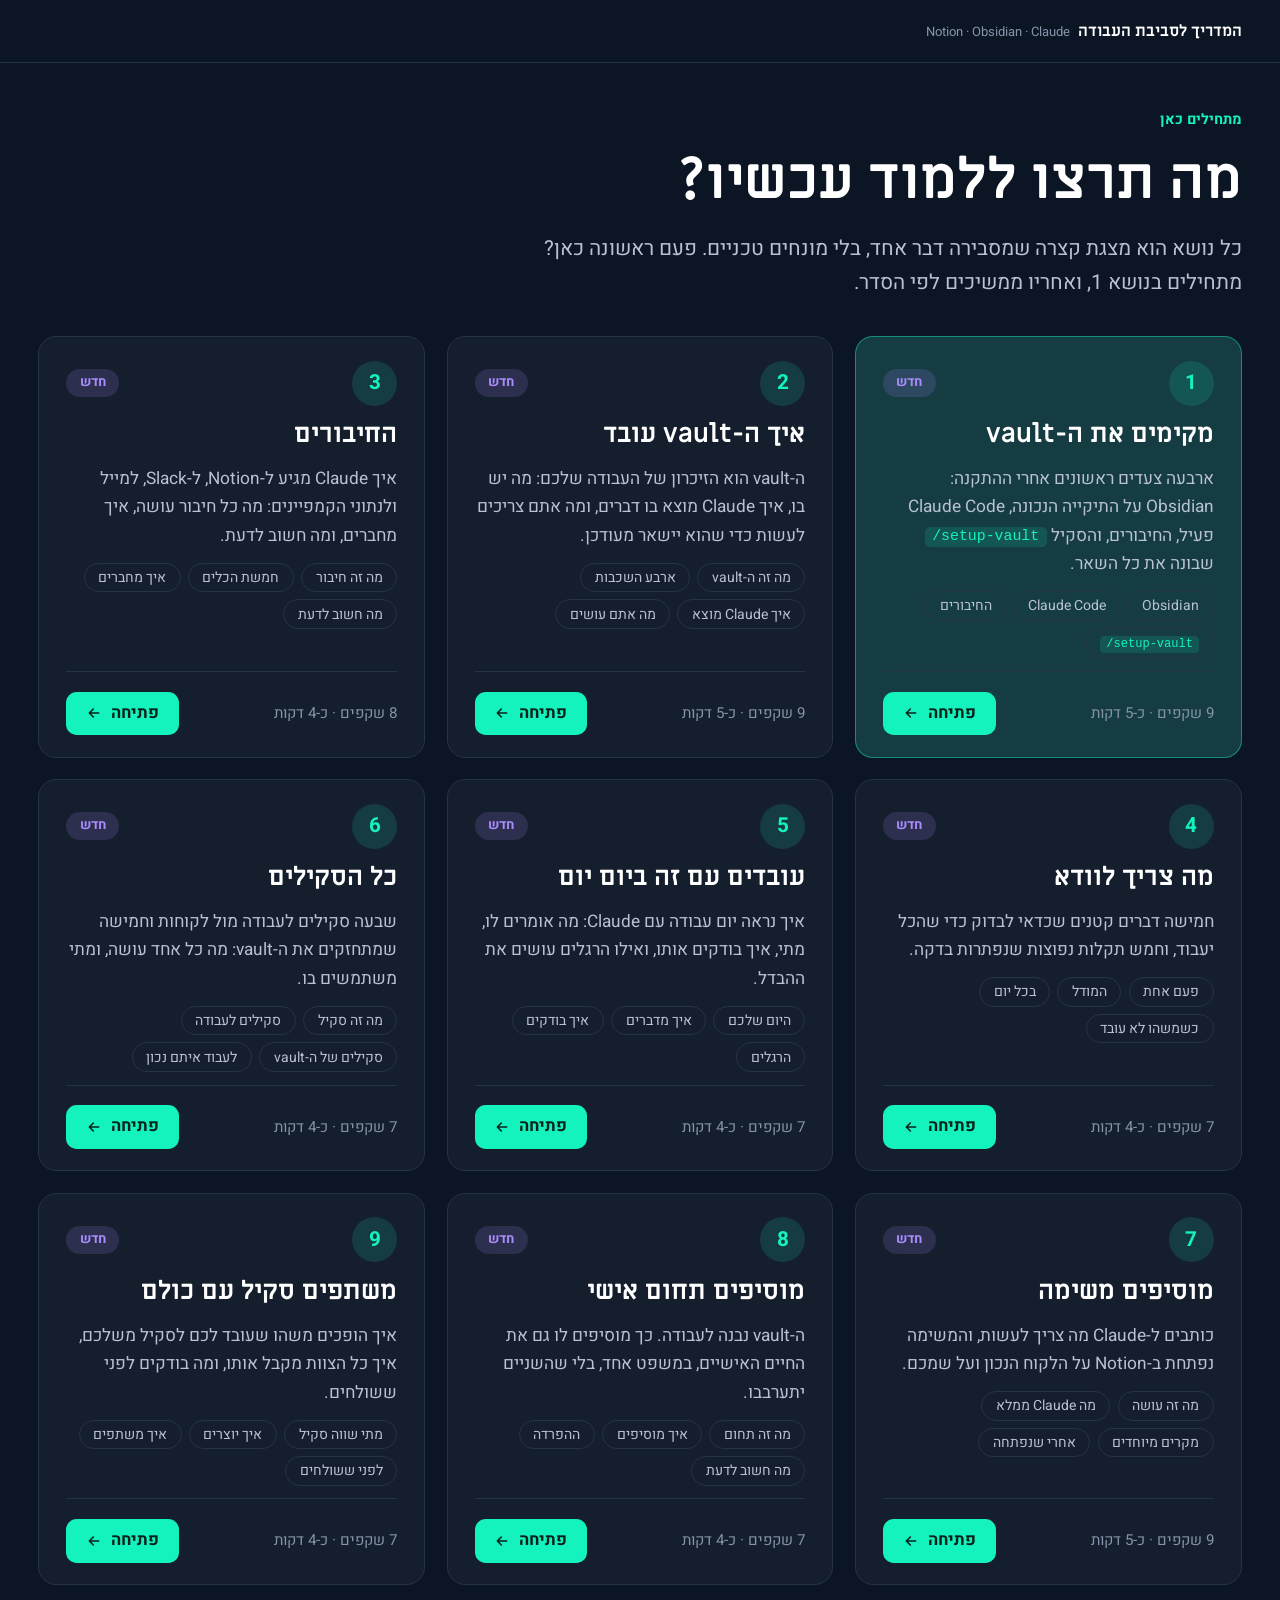
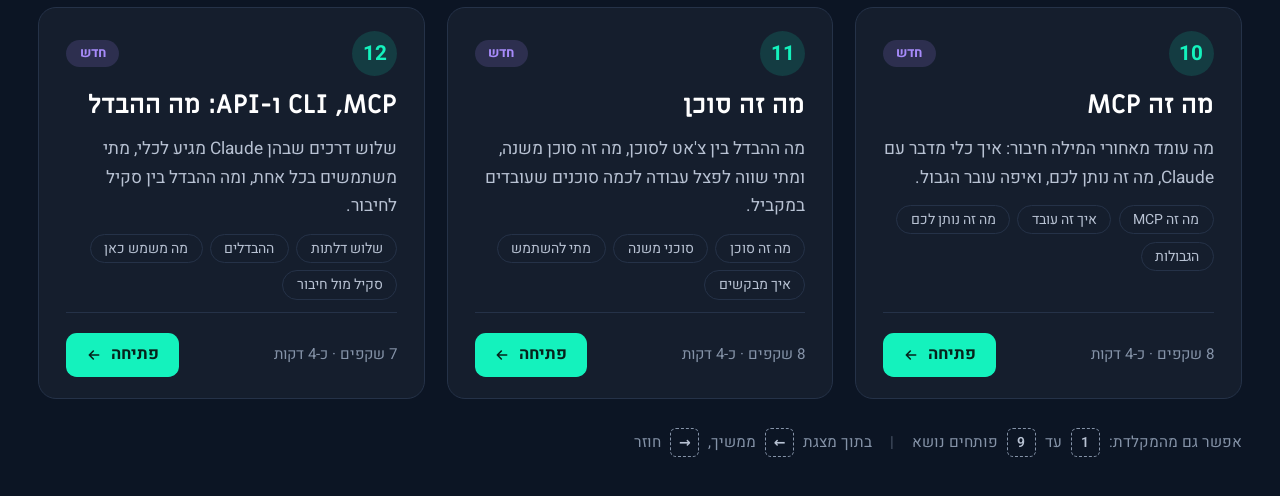
<file: starter/.claude/skills/introduction/index.html>
<!doctype html>
<html lang="he" dir="rtl" class="menu">
<head>
<meta charset="utf-8">
<meta name="viewport" content="width=device-width, initial-scale=1">
<meta name="robots" content="noindex, nofollow">
<title>המדריך לסביבת העבודה</title>
<link rel="preconnect" href="https://fonts.googleapis.com">
<link rel="preconnect" href="https://fonts.gstatic.com" crossorigin>
<link href="https://fonts.googleapis.com/css2?family=Heebo:wght@400;500;700&family=Miriam+Libre:wght@700&display=swap" rel="stylesheet">
<link rel="stylesheet" href="ppg-design-system.css">
<link rel="stylesheet" href="intro.css">
</head>
<body>

<header class="topbar menu-top">
  <div class="title">המדריך לסביבת העבודה<small><bdi dir="ltr">Claude</bdi> · <bdi dir="ltr">Obsidian</bdi> · <bdi dir="ltr">Notion</bdi></small></div>
</header>

<main class="menu-main">
  <div class="kicker">מתחילים כאן</div>
  <h1>מה תרצו ללמוד עכשיו?</h1>
  <p class="lead">כל נושא הוא מצגת קצרה שמסבירה דבר אחד, בלי מונחים טכניים. פעם ראשונה כאן? מתחילים בנושא <bdi dir="ltr">1</bdi>, ואחריו ממשיכים לפי הסדר.</p>

  <div class="tiles">

    <a class="tile first" href="setup.html" data-slides="9">
      <span class="tile-head"><span class="num"><bdi dir="ltr">1</bdi></span><span class="state">חדש</span></span>
      <span class="t">מקימים את ה-<bdi dir="ltr">vault</bdi></span>
      <span class="d">ארבעה צעדים ראשונים אחרי ההתקנה: <bdi dir="ltr">Obsidian</bdi> על התיקייה הנכונה, <bdi dir="ltr">Claude Code</bdi> פעיל, החיבורים, והסקיל <bdi dir="ltr" class="cmd">/setup-vault</bdi> שבונה את כל השאר.</span>
      <span class="inside"><span><bdi dir="ltr">Obsidian</bdi></span><span><bdi dir="ltr">Claude Code</bdi></span><span>החיבורים</span><span><bdi dir="ltr" class="cmd">/setup-vault</bdi></span></span>
      <span class="tile-foot">
        <span class="meta"><bdi dir="ltr">9</bdi> שקפים · כ-<bdi dir="ltr">5</bdi> דקות</span>
        <span class="go">פתיחה<svg viewBox="0 0 24 24" aria-hidden="true"><path d="M19 12H5M11 6l-6 6 6 6" fill="none" stroke="currentColor" stroke-width="2.4" stroke-linecap="round" stroke-linejoin="round"/></svg></span>
      </span>
    </a>

    <a class="tile" href="vault.html" data-slides="9">
      <span class="tile-head"><span class="num"><bdi dir="ltr">2</bdi></span><span class="state">חדש</span></span>
      <span class="t">איך ה-<bdi dir="ltr">vault</bdi> עובד</span>
      <span class="d">ה-<bdi dir="ltr">vault</bdi> הוא הזיכרון של העבודה שלכם: מה יש בו, איך <bdi dir="ltr">Claude</bdi> מוצא בו דברים, ומה אתם צריכים לעשות כדי שהוא יישאר מעודכן.</span>
      <span class="inside"><span>מה זה ה-<bdi dir="ltr">vault</bdi></span><span>ארבע השכבות</span><span>איך <bdi dir="ltr">Claude</bdi> מוצא</span><span>מה אתם עושים</span></span>
      <span class="tile-foot">
        <span class="meta"><bdi dir="ltr">9</bdi> שקפים · כ-<bdi dir="ltr">5</bdi> דקות</span>
        <span class="go">פתיחה<svg viewBox="0 0 24 24" aria-hidden="true"><path d="M19 12H5M11 6l-6 6 6 6" fill="none" stroke="currentColor" stroke-width="2.4" stroke-linecap="round" stroke-linejoin="round"/></svg></span>
      </span>
    </a>

    <a class="tile" href="connections.html" data-slides="8">
      <span class="tile-head"><span class="num"><bdi dir="ltr">3</bdi></span><span class="state">חדש</span></span>
      <span class="t">החיבורים</span>
      <span class="d">איך <bdi dir="ltr">Claude</bdi> מגיע ל-<bdi dir="ltr">Notion</bdi>, ל-<bdi dir="ltr">Slack</bdi>, למייל ולנתוני הקמפיינים: מה כל חיבור עושה, איך מחברים, ומה חשוב לדעת.</span>
      <span class="inside"><span>מה זה חיבור</span><span>חמשת הכלים</span><span>איך מחברים</span><span>מה חשוב לדעת</span></span>
      <span class="tile-foot">
        <span class="meta"><bdi dir="ltr">8</bdi> שקפים · כ-<bdi dir="ltr">4</bdi> דקות</span>
        <span class="go">פתיחה<svg viewBox="0 0 24 24" aria-hidden="true"><path d="M19 12H5M11 6l-6 6 6 6" fill="none" stroke="currentColor" stroke-width="2.4" stroke-linecap="round" stroke-linejoin="round"/></svg></span>
      </span>
    </a>

    <a class="tile" href="checklist.html" data-slides="7">
      <span class="tile-head"><span class="num"><bdi dir="ltr">4</bdi></span><span class="state">חדש</span></span>
      <span class="t">מה צריך לוודא</span>
      <span class="d">חמישה דברים קטנים שכדאי לבדוק כדי שהכל יעבוד, וחמש תקלות נפוצות שנפתרות בדקה.</span>
      <span class="inside"><span>פעם אחת</span><span>המודל</span><span>בכל יום</span><span>כשמשהו לא עובד</span></span>
      <span class="tile-foot">
        <span class="meta"><bdi dir="ltr">7</bdi> שקפים · כ-<bdi dir="ltr">4</bdi> דקות</span>
        <span class="go">פתיחה<svg viewBox="0 0 24 24" aria-hidden="true"><path d="M19 12H5M11 6l-6 6 6 6" fill="none" stroke="currentColor" stroke-width="2.4" stroke-linecap="round" stroke-linejoin="round"/></svg></span>
      </span>
    </a>

    <a class="tile" href="daily.html" data-slides="7">
      <span class="tile-head"><span class="num"><bdi dir="ltr">5</bdi></span><span class="state">חדש</span></span>
      <span class="t">עובדים עם זה ביום יום</span>
      <span class="d">איך נראה יום עבודה עם <bdi dir="ltr">Claude</bdi>: מה אומרים לו, מתי, איך בודקים אותו, ואילו הרגלים עושים את ההבדל.</span>
      <span class="inside"><span>היום שלכם</span><span>איך מדברים</span><span>איך בודקים</span><span>הרגלים</span></span>
      <span class="tile-foot">
        <span class="meta"><bdi dir="ltr">7</bdi> שקפים · כ-<bdi dir="ltr">4</bdi> דקות</span>
        <span class="go">פתיחה<svg viewBox="0 0 24 24" aria-hidden="true"><path d="M19 12H5M11 6l-6 6 6 6" fill="none" stroke="currentColor" stroke-width="2.4" stroke-linecap="round" stroke-linejoin="round"/></svg></span>
      </span>
    </a>

    <a class="tile" href="skills.html" data-slides="7">
      <span class="tile-head"><span class="num"><bdi dir="ltr">6</bdi></span><span class="state">חדש</span></span>
      <span class="t">כל הסקילים</span>
      <span class="d">שבעה סקילים לעבודה מול לקוחות וחמישה שמתחזקים את ה-<bdi dir="ltr">vault</bdi>: מה כל אחד עושה, ומתי משתמשים בו.</span>
      <span class="inside"><span>מה זה סקיל</span><span>סקילים לעבודה</span><span>סקילים של ה-<bdi dir="ltr">vault</bdi></span><span>לעבוד איתם נכון</span></span>
      <span class="tile-foot">
        <span class="meta"><bdi dir="ltr">7</bdi> שקפים · כ-<bdi dir="ltr">4</bdi> דקות</span>
        <span class="go">פתיחה<svg viewBox="0 0 24 24" aria-hidden="true"><path d="M19 12H5M11 6l-6 6 6 6" fill="none" stroke="currentColor" stroke-width="2.4" stroke-linecap="round" stroke-linejoin="round"/></svg></span>
      </span>
    </a>

    <a class="tile" href="add-task.html" data-slides="9">
      <span class="tile-head"><span class="num"><bdi dir="ltr">7</bdi></span><span class="state">חדש</span></span>
      <span class="t">מוסיפים משימה</span>
      <span class="d">כותבים ל-<bdi dir="ltr">Claude</bdi> מה צריך לעשות, והמשימה נפתחת ב-<bdi dir="ltr">Notion</bdi> על הלקוח הנכון ועל שמכם.</span>
      <span class="inside"><span>מה זה עושה</span><span>מה <bdi dir="ltr">Claude</bdi> ממלא</span><span>מקרים מיוחדים</span><span>אחרי שנפתחה</span></span>
      <span class="tile-foot">
        <span class="meta"><bdi dir="ltr">9</bdi> שקפים · כ-<bdi dir="ltr">5</bdi> דקות</span>
        <span class="go">פתיחה<svg viewBox="0 0 24 24" aria-hidden="true"><path d="M19 12H5M11 6l-6 6 6 6" fill="none" stroke="currentColor" stroke-width="2.4" stroke-linecap="round" stroke-linejoin="round"/></svg></span>
      </span>
    </a>

    <a class="tile" href="personal.html" data-slides="7">
      <span class="tile-head"><span class="num"><bdi dir="ltr">8</bdi></span><span class="state">חדש</span></span>
      <span class="t">מוסיפים תחום אישי</span>
      <span class="d">ה-<bdi dir="ltr">vault</bdi> נבנה לעבודה. כך מוסיפים לו גם את החיים האישיים, במשפט אחד, בלי שהשניים יתערבבו.</span>
      <span class="inside"><span>מה זה תחום</span><span>איך מוסיפים</span><span>ההפרדה</span><span>מה חשוב לדעת</span></span>
      <span class="tile-foot">
        <span class="meta"><bdi dir="ltr">7</bdi> שקפים · כ-<bdi dir="ltr">4</bdi> דקות</span>
        <span class="go">פתיחה<svg viewBox="0 0 24 24" aria-hidden="true"><path d="M19 12H5M11 6l-6 6 6 6" fill="none" stroke="currentColor" stroke-width="2.4" stroke-linecap="round" stroke-linejoin="round"/></svg></span>
      </span>
    </a>

    <a class="tile" href="share-skill.html" data-slides="7">
      <span class="tile-head"><span class="num"><bdi dir="ltr">9</bdi></span><span class="state">חדש</span></span>
      <span class="t">משתפים סקיל עם כולם</span>
      <span class="d">איך הופכים משהו שעובד לכם לסקיל משלכם, איך כל הצוות מקבל אותו, ומה בודקים לפני ששולחים.</span>
      <span class="inside"><span>מתי שווה סקיל</span><span>איך יוצרים</span><span>איך משתפים</span><span>לפני ששולחים</span></span>
      <span class="tile-foot">
        <span class="meta"><bdi dir="ltr">7</bdi> שקפים · כ-<bdi dir="ltr">4</bdi> דקות</span>
        <span class="go">פתיחה<svg viewBox="0 0 24 24" aria-hidden="true"><path d="M19 12H5M11 6l-6 6 6 6" fill="none" stroke="currentColor" stroke-width="2.4" stroke-linecap="round" stroke-linejoin="round"/></svg></span>
      </span>
    </a>

    <a class="tile" href="mcp.html" data-slides="8">
      <span class="tile-head"><span class="num"><bdi dir="ltr">10</bdi></span><span class="state">חדש</span></span>
      <span class="t">מה זה <bdi dir="ltr">MCP</bdi></span>
      <span class="d">מה עומד מאחורי המילה חיבור: איך כלי מדבר עם <bdi dir="ltr">Claude</bdi>, מה זה נותן לכם, ואיפה עובר הגבול.</span>
      <span class="inside"><span>מה זה <bdi dir="ltr">MCP</bdi></span><span>איך זה עובד</span><span>מה זה נותן לכם</span><span>הגבולות</span></span>
      <span class="tile-foot">
        <span class="meta"><bdi dir="ltr">8</bdi> שקפים · כ-<bdi dir="ltr">4</bdi> דקות</span>
        <span class="go">פתיחה<svg viewBox="0 0 24 24" aria-hidden="true"><path d="M19 12H5M11 6l-6 6 6 6" fill="none" stroke="currentColor" stroke-width="2.4" stroke-linecap="round" stroke-linejoin="round"/></svg></span>
      </span>
    </a>

    <a class="tile" href="agents.html" data-slides="8">
      <span class="tile-head"><span class="num"><bdi dir="ltr">11</bdi></span><span class="state">חדש</span></span>
      <span class="t">מה זה סוכן</span>
      <span class="d">מה ההבדל בין צ'אט לסוכן, מה זה סוכן משנה, ומתי שווה לפצל עבודה לכמה סוכנים שעובדים במקביל.</span>
      <span class="inside"><span>מה זה סוכן</span><span>סוכני משנה</span><span>מתי להשתמש</span><span>איך מבקשים</span></span>
      <span class="tile-foot">
        <span class="meta"><bdi dir="ltr">8</bdi> שקפים · כ-<bdi dir="ltr">4</bdi> דקות</span>
        <span class="go">פתיחה<svg viewBox="0 0 24 24" aria-hidden="true"><path d="M19 12H5M11 6l-6 6 6 6" fill="none" stroke="currentColor" stroke-width="2.4" stroke-linecap="round" stroke-linejoin="round"/></svg></span>
      </span>
    </a>

    <a class="tile" href="mcp-cli-api.html" data-slides="7">
      <span class="tile-head"><span class="num"><bdi dir="ltr">12</bdi></span><span class="state">חדש</span></span>
      <span class="t"><bdi dir="ltr">MCP</bdi>, <bdi dir="ltr">CLI</bdi> ו-<bdi dir="ltr">API</bdi>: מה ההבדל</span>
      <span class="d">שלוש דרכים שבהן <bdi dir="ltr">Claude</bdi> מגיע לכלי, מתי משתמשים בכל אחת, ומה ההבדל בין סקיל לחיבור.</span>
      <span class="inside"><span>שלוש דלתות</span><span>ההבדלים</span><span>מה משמש כאן</span><span>סקיל מול חיבור</span></span>
      <span class="tile-foot">
        <span class="meta"><bdi dir="ltr">7</bdi> שקפים · כ-<bdi dir="ltr">4</bdi> דקות</span>
        <span class="go">פתיחה<svg viewBox="0 0 24 24" aria-hidden="true"><path d="M19 12H5M11 6l-6 6 6 6" fill="none" stroke="currentColor" stroke-width="2.4" stroke-linecap="round" stroke-linejoin="round"/></svg></span>
      </span>
    </a>

  </div>

  <p class="menu-hint">
    <span>אפשר גם מהמקלדת:</span>
    <kbd>1</kbd><span>עד</span><kbd>9</kbd><span>פותחים נושא</span>
    <span class="sep">|</span>
    <span>בתוך מצגת</span><kbd>←</kbd><span>ממשיך,</span><kbd>→</kbd><span>חוזר</span>
  </p>
</main>

<script>
/* The menu shows how far the reader got in each deck. The deck engine keeps that
   number in localStorage under the deck's own path, so the menu only reads it. */
(function () {
  const tiles = [...document.querySelectorAll('.tile')];
  function paint() {
    tiles.forEach(t => {
      const path = new URL(t.getAttribute('href'), location.href).pathname;
      const total = +t.dataset.slides, st = t.querySelector('.state');
      let max = 0;
      try { max = +(localStorage.getItem('deck-max:' + path) || 0); } catch (e) {}
      st.classList.toggle('done', max >= total - 1);
      if (max >= total - 1) st.textContent = 'סיימתם';
      else if (max > 0) st.innerHTML = 'הגעתם לשקף <bdi dir="ltr">' + (max + 1) + '</bdi> מתוך <bdi dir="ltr">' + total + '</bdi>';
      else st.textContent = 'חדש';
    });
  }
  paint();
  addEventListener('pageshow', paint);
  addEventListener('keydown', e => {
    if (e.ctrlKey || e.metaKey || e.altKey) return;
    const t = tiles[+e.key - 1];
    if (t) location.href = t.href;
  });
})();
</script>
</body>
</html>
</file>
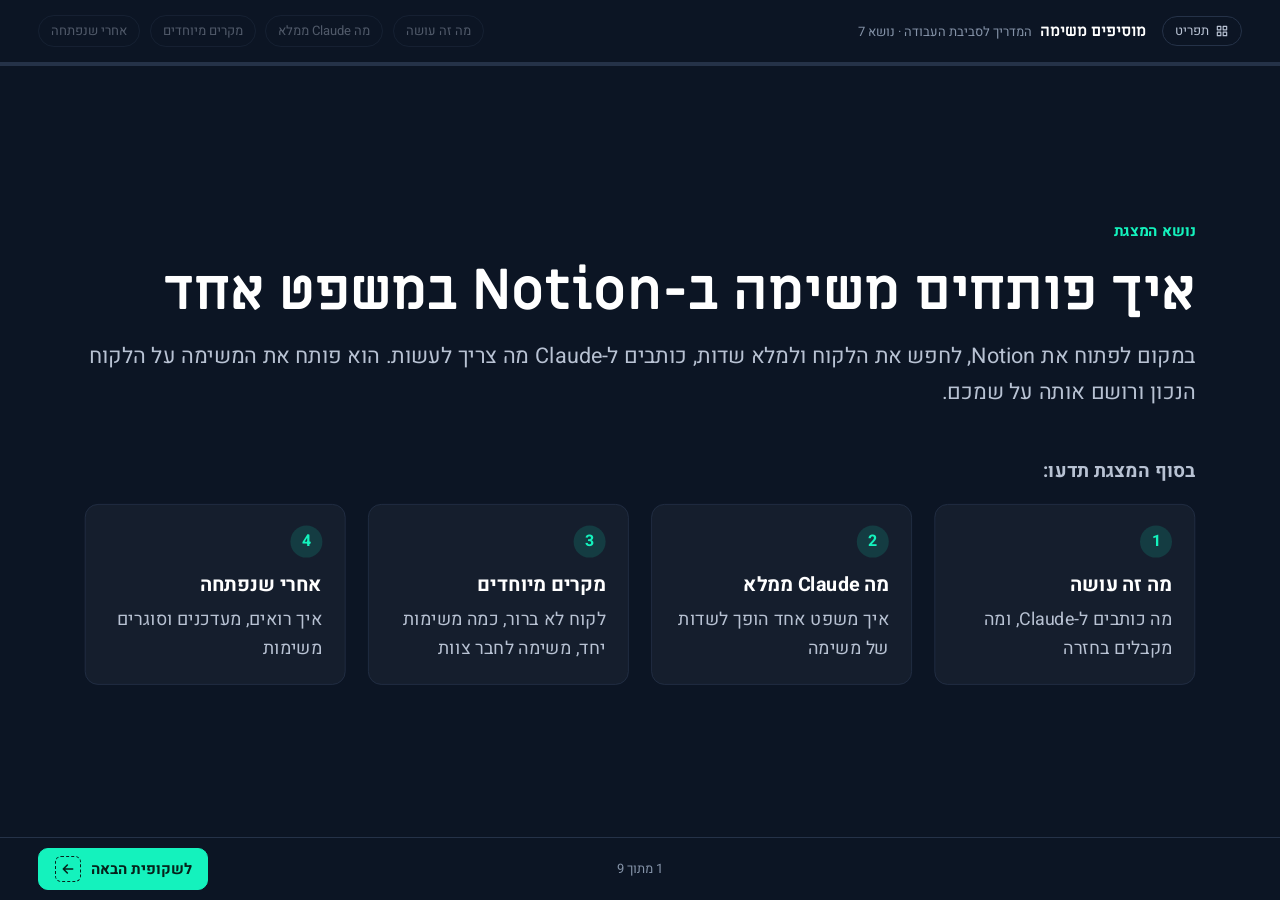
<file: starter/.claude/skills/introduction/add-task.html>
<!doctype html>
<html lang="he" dir="rtl">
<head>
<meta charset="utf-8">
<meta name="viewport" content="width=device-width, initial-scale=1">
<meta name="robots" content="noindex, nofollow">
<title>מוסיפים משימה</title>
<link rel="preconnect" href="https://fonts.googleapis.com">
<link rel="preconnect" href="https://fonts.gstatic.com" crossorigin>
<link href="https://fonts.googleapis.com/css2?family=Heebo:wght@400;500;700&family=Miriam+Libre:wght@700&display=swap" rel="stylesheet">
<link rel="stylesheet" href="ppg-design-system.css">
<link rel="stylesheet" href="intro.css">
</head>
<body>
<div class="deck">

  <header>
    <div class="topbar">
      <a class="home" href="index.html" aria-label="חזרה לתפריט"><svg viewBox="0 0 24 24" aria-hidden="true"><path d="M4 4h6v6H4zM14 4h6v6h-6zM4 14h6v6H4zM14 14h6v6h-6z" fill="none" stroke="currentColor" stroke-width="2" stroke-linejoin="round"/></svg><span>תפריט</span></a>
      <div class="title">מוסיפים משימה<small data-ui>המדריך לסביבת העבודה · נושא <bdi dir="ltr">7</bdi></small></div>
      <nav class="parts" aria-label="חלקי המצגת">
        <button data-part="1">מה זה עושה</button>
        <button data-part="2">מה <bdi dir="ltr">Claude</bdi> ממלא</button>
        <button data-part="3">מקרים מיוחדים</button>
        <button data-part="4">אחרי שנפתחה</button>
      </nav>
    </div>
    <div class="progress"><i></i></div>
  </header>

  <main class="stage" aria-live="polite">
   <div class="canvas">

    <!-- ═════════ פתיחה ═════════ -->
    <section class="slide" id="s-cover" data-part="0">
      <div class="slide-inner cover">
        <div class="kicker">נושא המצגת</div>
        <h1>איך פותחים משימה ב-<bdi dir="ltr">Notion</bdi> במשפט אחד</h1>
        <p class="lead" style="margin-top:14px">במקום לפתוח את <bdi dir="ltr">Notion</bdi>, לחפש את הלקוח ולמלא שדות, כותבים ל-<bdi dir="ltr">Claude</bdi> מה צריך לעשות. הוא פותח את המשימה על הלקוח הנכון ורושם אותה על שמכם.</p>
        <div class="agenda-title">בסוף המצגת תדעו:</div>
        <ol class="agenda">
          <li data-agenda="1"><b>מה זה עושה</b>מה כותבים ל-<bdi dir="ltr">Claude</bdi>, ומה מקבלים בחזרה</li>
          <li data-agenda="2"><b>מה <bdi dir="ltr">Claude</bdi> ממלא</b>איך משפט אחד הופך לשדות של משימה</li>
          <li data-agenda="3"><b>מקרים מיוחדים</b>לקוח לא ברור, כמה משימות יחד, משימה לחבר צוות</li>
          <li data-agenda="4"><b>אחרי שנפתחה</b>איך רואים, מעדכנים וסוגרים משימות</li>
        </ol>
      </div>
    </section>

    <!-- ═════════ חלק 1 ═════════ -->
    <section class="slide" id="s-what" data-part="1" data-stages="1">
      <div class="slide-inner">
        <div class="kicker">מה זה עושה</div>
        <h2>כותבים מה צריך לעשות, ו-<bdi dir="ltr">Claude</bdi> פותח את המשימה ב-<bdi dir="ltr">Notion</bdi></h2>
        <div class="cols even">
          <div class="stack">
            <p>זה סקיל שנקרא <bdi dir="ltr" class="cmd">/add-task</bdi>. מפעילים אותו באחת משתי דרכים, ושתיהן עושות בדיוק אותו דבר:</p>
            <div class="card">
              <span class="stamp">דרך אחת</span>
              <p style="margin-top:8px">מקלידים <bdi dir="ltr" class="cmd">/add-task</bdi> ואחריו את המשימה.</p>
            </div>
            <div class="card">
              <span class="stamp">דרך שנייה</span>
              <p style="margin-top:8px">פשוט כותבים בעברית, למשל:</p>
              <div class="says" style="margin-top:.5rem"><span class="say">תוסיף משימה</span><span class="say">תפתח משימה ל</span><span class="say">צריך לעשות</span></div>
            </div>
            <div class="rule" data-stage="1">לא צריך לפתוח את <bdi dir="ltr">Notion</bdi>, ולא צריך לזכור איך קוראים לשדות.</div>
          </div>
          <div class="chat">
            <div class="chat-bar">Claude Code</div>
            <div class="chat-body">
              <div class="me">
                <span class="who">אתם כותבים</span>
                <p><bdi dir="ltr" class="cmd">/add-task</bdi> להחליף קריאייטיב ברימרקטינג של אורבן בייק עד יום חמישי</p>
              </div>
              <div class="cl" data-stage="1">
                <span class="who"><bdi dir="ltr">Claude</bdi> עונה</span>
                <p>נפתחה משימה: <b>להחליף קריאייטיב בקמפיין הרימרקטינג</b></p>
                <p>לקוח: אורבן בייק · תאריך יעד: יום חמישי</p>
                <p><span class="fake-link">פתיחת המשימה ב-<bdi dir="ltr">Notion</bdi></span></p>
              </div>
            </div>
          </div>
        </div>
      </div>
    </section>

    <section class="slide" id="s-steps" data-part="1" data-stages="3">
      <div class="slide-inner">
        <div class="kicker">מה קורה בדרך</div>
        <h2>מאחורי המשפט שלכם <bdi dir="ltr">Claude</bdi> עושה ארבעה דברים, בסדר הזה</h2>
        <div class="journey">
          <div class="node"><div class="ico" aria-hidden="true">💬</div><div class="t">מבין את המשימה</div><div class="s">כותרת קצרה שמתחילה בפועל</div></div>
          <div class="node" data-stage="1"><div class="ico" aria-hidden="true">🏷️</div><div class="t">מוצא את הלקוח</div><div class="s">לפי השם שאמרתם, או לפי השיחה</div></div>
          <div class="node" data-stage="2"><div class="ico" aria-hidden="true">✅</div><div class="t">פותח ב-<bdi dir="ltr">Notion</bdi></div><div class="s">על הלקוח, על שמכם, בסטטוס פתוח</div></div>
          <div class="node" data-stage="3"><div class="ico" aria-hidden="true">📒</div><div class="t">רושם ב-<bdi dir="ltr">vault</bdi></div><div class="s">ברשימת המשימות ובדף הלקוח</div></div>
        </div>
        <div class="cols even">
          <div class="rule" data-stage="3">בסוף חוזרת אליכם שורה אחת: מה נפתח, לאיזה לקוח ועד מתי, עם קישור למשימה.</div>
          <aside class="dyk" data-stage="3" style="margin-top:0"><p>בפעם הראשונה <bdi dir="ltr">Claude</bdi> קורא את מבנה מאגר המשימות ושומר לעצמו מפה של השדות. זה לוקח כדקה, וקורה פעם אחת בלבד.</p></aside>
        </div>
      </div>
    </section>

    <!-- ═════════ חלק 2 ═════════ -->
    <section class="slide" id="s-fields" data-part="2">
      <div class="slide-inner">
        <div class="kicker">מה <bdi dir="ltr">Claude</bdi> ממלא</div>
        <h2><bdi dir="ltr">Claude</bdi> ממלא רק את מה שאמרתם, ולא ממציא את השאר</h2>
        <div class="cols even">
          <div class="stack">
            <table class="data pick" id="fields-table" role="radiogroup" aria-label="המשפט שכתבתם">
              <thead><tr><th>בחרו משפט, וראו איזו משימה נפתחת ממנו</th></tr></thead>
              <tbody>
                <tr data-k="a" role="radio" tabindex="0"><td><span class="radio" aria-hidden="true"></span>להחליף קריאייטיב ברימרקטינג של אורבן בייק עד יום חמישי</td></tr>
                <tr data-k="b" role="radio" tabindex="0"><td><span class="radio" aria-hidden="true"></span>דחוף: לבדוק למה הפיקסל של אורבן בייק לא מדווח רכישות</td></tr>
                <tr data-k="c" role="radio" tabindex="0"><td><span class="radio" aria-hidden="true"></span>להכין את הדוח החודשי של אורבן בייק</td></tr>
              </tbody>
            </table>
            <div class="verdict" id="fields-verdict"></div>
            <div class="rule">פרטים נוספים שכתבתם נכנסים לגוף המשימה, ולא לכותרת.</div>
          </div>
          <div class="task">
            <span class="stamp">המשימה שנפתחת ב-<bdi dir="ltr">Notion</bdi></span>
            <div class="task-t" id="f-title"></div>
            <dl>
              <dt>לקוח</dt><dd>אורבן בייק</dd>
              <dt>אחראי</dt><dd>אתם</dd>
              <dt>סטטוס</dt><dd><span class="pill open">פתוח</span></dd>
              <dt>תאריך יעד</dt><dd id="f-due"></dd>
              <dt>עדיפות</dt><dd id="f-prio"></dd>
            </dl>
          </div>
        </div>
      </div>
    </section>

    <!-- ═════════ חלק 3 ═════════ -->
    <section class="slide" id="s-client" data-part="3">
      <div class="slide-inner">
        <div class="kicker">לקוח לא ברור</div>
        <h2>כשלא ברור לאיזה לקוח המשימה שייכת, <bdi dir="ltr">Claude</bdi> שואל ולא מנחש</h2>
        <div class="cols even">
          <div class="stack">
            <p>כתבתם משימה בלי שם של לקוח: <span class="say">תוסיף משימה לעדכן את התקציב</span></p>
            <div class="predict" data-unlocks="client-rule">
              <div class="q">מה <bdi dir="ltr">Claude</bdi> יעשה?</div>
              <div class="choices">
                <button>יבחר את הלקוח הכי סביר</button>
                <button data-correct>ייקח את הלקוח שעליו מדברים בשיחה, ואם אין כזה, ישאל</button>
                <button>יפתח את המשימה בלי לקוח</button>
              </div>
              <div class="feedback">
                <p class="fb-right" hidden><span class="hl">נכון.</span></p>
                <p class="fb-wrong" hidden><span class="hl-r">התשובה: הלקוח מהשיחה, ואם אין כזה, שאלה קצרה.</span></p>
                <p>אם כל השיחה עוסקת בלקוח אחד, ברור שהמשימה שלו. אם לא, <bdi dir="ltr">Claude</bdi> שואל שאלה אחת קצרה ומחכה לתשובה.</p>
              </div>
            </div>
          </div>
          <div id="client-rule" class="locked is-locked stack">
            <div class="card mint">
              <h3>משימה אף פעם לא נצמדת ללקוח מנוחש</h3>
              <p>משימה על הלקוח הלא נכון גרועה ממשימה שלא נפתחה. היא מופיעה אצל מישהו אחר, ואצלכם היא חסרה.</p>
            </div>
            <div class="rule">הדרך הקצרה: אומרים את שם הלקוח כבר במשפט.</div>
            <aside class="dyk"><p>גם משימה שלא שייכת לאף לקוח אפשרית. כותבים <span class="say">משימה פנימית</span> והיא נפתחת בלי לקוח.</p></aside>
          </div>
        </div>
      </div>
    </section>

    <section class="slide" id="s-cases" data-part="3" data-stages="2">
      <div class="slide-inner">
        <div class="kicker">עוד שלושה מקרים</div>
        <h2>שלושה מקרים ש-<bdi dir="ltr">Claude</bdi> מטפל בהם בעצמו</h2>
        <div class="grid3">
          <div class="card">
            <span class="stamp">כמה דברים יחד</span>
            <h3 style="margin-top:10px">שלושה דברים במשפט הם שלוש משימות</h3>
            <p>כתבתם שלושה דברים שצריך לעשות? נפתחות שלוש משימות נפרדות, וחוזרים אליכם שלושה קישורים.</p>
          </div>
          <div class="card" data-stage="1">
            <span class="stamp">משימה למישהו אחר</span>
            <h3 style="margin-top:10px">אפשר לפתוח משימה לחבר צוות</h3>
            <p>כותבים <span class="say">משימה לדנה: לאשר את התקציב</span> והמשימה נרשמת על שמה. אם לא ברור למי הכוונה, <bdi dir="ltr">Claude</bdi> שואל.</p>
          </div>
          <div class="card" data-stage="2">
            <span class="stamp">כפילות</span>
            <h3 style="margin-top:10px">משימה שכבר קיימת לא נפתחת שוב</h3>
            <p>לפני הפתיחה <bdi dir="ltr">Claude</bdi> בודק את המשימות הפתוחות של אותו לקוח. אם המשימה כבר שם, חוזר אליכם קישור אליה.</p>
          </div>
        </div>
      </div>
    </section>

    <!-- ═════════ חלק 4 ═════════ -->
    <section class="slide" id="s-after" data-part="4">
      <div class="slide-inner">
        <div class="kicker">אחרי שנפתחה</div>
        <h2>את המשימות רואים, מעדכנים וסוגרים באותה דרך, עם <bdi dir="ltr" class="cmd">/my-tasks</bdi></h2>
        <div class="cols even">
          <div class="stack">
            <p><bdi dir="ltr" class="cmd">/my-tasks</bdi> מביא את המשימות הפתוחות שלכם מ-<bdi dir="ltr">Notion</bdi>. כדי לעדכן משימה, פשוט אומרים מה קרה:</p>
            <table class="data">
              <thead><tr><th>מה אומרים</th><th>מה קורה ב-<bdi dir="ltr">Notion</bdi></th></tr></thead>
              <tbody>
                <tr><td><span class="say">סיימתי את זה</span></td><td>המשימה נסגרת</td></tr>
                <tr><td><span class="say">זה תקוע, מחכה לאישור מהלקוח</span></td><td>הסטטוס הופך לתקוע, והסיבה נרשמת</td></tr>
                <tr><td><span class="say">תדחה ליום ראשון</span></td><td>תאריך היעד מתעדכן</td></tr>
              </tbody>
            </table>
          </div>
          <div class="stack">
            <div class="card">
              <h3>הסדר שבו המשימות מוצגות</h3>
              <ol class="order">
                <li>משימות באיחור</li>
                <li>משימות להיום</li>
                <li>משימות תקועות</li>
                <li>משימות לשבוע הזה</li>
                <li>כל השאר</li>
              </ol>
            </div>
            <div class="rule"><bdi dir="ltr">Notion</bdi> הוא המקור. ה-<bdi dir="ltr">vault</bdi> שלכם מתעדכן לפיו, ואף פעם לא להפך.</div>
          </div>
        </div>
      </div>
    </section>

    <section class="slide" id="s-check" data-part="4">
      <div class="slide-inner">
        <div class="kicker">מה צריך לוודא</div>
        <h2>שלושה דברים שכדאי לוודא כדי שזה יעבוד חלק</h2>
        <div class="grid3">
          <div class="card">
            <span class="stamp">חיבור</span>
            <h3 style="margin-top:10px"><bdi dir="ltr">Notion</bdi> מחובר</h3>
            <p>אם החיבור לא פעיל, <bdi dir="ltr">Claude</bdi> אומר זאת, שומר את המשימה ב-<bdi dir="ltr">vault</bdi> בלבד, ומסמן שהיא עוד לא ב-<bdi dir="ltr">Notion</bdi>.</p>
          </div>
          <div class="card">
            <span class="stamp">ניסוח</span>
            <h3 style="margin-top:10px">שם הלקוח נמצא במשפט</h3>
            <p>זה חוסך שאלה חוזרת. מספיק השם שבו אתם קוראים ללקוח ביום יום.</p>
          </div>
          <div class="card">
            <span class="stamp">בדיקה</span>
            <h3 style="margin-top:10px">מציצים בשורה שחוזרת</h3>
            <p><bdi dir="ltr">Claude</bdi> עונה בשורה אחת עם הלקוח והתאריך. מבט של שנייה מספיק כדי לוודא שהוא הבין נכון.</p>
          </div>
        </div>
      </div>
    </section>

    <section class="slide" id="s-end" data-part="4">
      <div class="slide-inner cover">
        <div class="kicker">סיכום</div>
        <h2>מה חשוב לזכור</h2>
        <table class="data" style="margin-top:1.2rem">
          <tbody>
            <tr><td><b>מה זה עושה</b></td><td>כותבים מה צריך לעשות, ו-<bdi dir="ltr">Claude</bdi> פותח משימה ב-<bdi dir="ltr">Notion</bdi> על הלקוח הנכון ועל שמכם.</td></tr>
            <tr><td><b>מה <bdi dir="ltr">Claude</bdi> ממלא</b></td><td>כותרת, לקוח, אחראי וסטטוס תמיד. תאריך ועדיפות רק אם אמרתם אותם.</td></tr>
            <tr><td><b>מקרים מיוחדים</b></td><td>לקוח לא ברור מוביל לשאלה, לא לניחוש. כמה דברים הם כמה משימות. משימה קיימת לא נפתחת פעמיים.</td></tr>
            <tr><td><b>אחרי שנפתחה</b></td><td><bdi dir="ltr" class="cmd">/my-tasks</bdi> מציג את המשימות הפתוחות, וסוגרים או דוחים אותן במשפט.</td></tr>
          </tbody>
        </table>
        <div class="end-actions">
          <a class="btn primary" href="personal.html">למצגת הבאה: מוסיפים תחום אישי<svg viewBox="0 0 24 24" aria-hidden="true"><path d="M19 12H5M11 6l-6 6 6 6" fill="none" stroke="currentColor" stroke-width="2.4" stroke-linecap="round" stroke-linejoin="round"/></svg></a>
          <a class="btn" href="index.html">חזרה לתפריט</a>
        </div>
      </div>
    </section>

   </div>
  </main>

  <footer class="navbar">
    <button class="btn navbtn" id="prev" aria-keyshortcuts="ArrowRight"><span class="key"><svg viewBox="0 0 24 24" aria-hidden="true"><path d="M5 12h14M13 6l6 6-6 6" fill="none" stroke="currentColor" stroke-width="2.4" stroke-linecap="round" stroke-linejoin="round"/></svg></span><span class="lbl">הקודם</span></button>
    <span class="count" id="count" data-ui></span>
    <button class="btn primary navbtn" id="next" aria-keyshortcuts="ArrowLeft"><span class="lbl">המשך</span><span class="key"><svg viewBox="0 0 24 24" aria-hidden="true"><path d="M19 12H5M11 6l-6 6 6 6" fill="none" stroke="currentColor" stroke-width="2.4" stroke-linecap="round" stroke-linejoin="round"/></svg></span></button>
  </footer>
</div>

<script src="intro.js"></script>
<script>
window.DeckHooks = {
  /* the sentence is the control: pick one, the task beside it shows what was filled and what was left alone */
  's-fields'(s) {
    if (s.dataset.wired) return;
    s.dataset.wired = 1;
    const none = t => ({ html: t, none: true });
    const D = {
      a: { title: 'להחליף קריאייטיב בקמפיין הרימרקטינג', due: { html: '<span class="pill date">יום חמישי</span>' }, prio: none('ברירת המחדל'),
           say: 'אמרתם תאריך, ולכן הוא נקבע. לא אמרתם עדיפות, ולכן היא נשארת ברירת המחדל.' },
      b: { title: 'לבדוק למה הפיקסל לא מדווח רכישות', due: none('לא נקבע'), prio: { html: '<span class="pill high">גבוהה</span>' },
           say: 'המילה דחוף קבעה עדיפות גבוהה. תאריך לא נאמר, ולכן אין תאריך.' },
      c: { title: 'להכין את הדוח החודשי', due: none('לא נקבע'), prio: none('ברירת המחדל'),
           say: 'לא נאמרו תאריך או עדיפות. המשימה נפתחת בלעדיהם, ואפשר להוסיף אותם אחר כך במשפט.' }
    };
    const $ = q => s.querySelector(q);
    const longest = f => Object.values(D).map(f).sort((x, y) => y.length - x.length)[0];
    $('#fields-verdict').dataset.longest = longest(d => d.say);
    $('#f-title').dataset.longest = longest(d => d.title);
    const put = (el, v) => {
      if (el.innerHTML !== v.html) { el.classList.remove('changed'); void el.offsetWidth; el.classList.add('changed'); }
      el.innerHTML = v.html; el.classList.toggle('none', !!v.none);
    };
    const pick = k => {
      s.querySelectorAll('#fields-table tr[data-k]').forEach(r => { r.classList.toggle('sel', r.dataset.k === k); r.setAttribute('aria-checked', String(r.dataset.k === k)); });
      const d = D[k];
      put($('#f-title'), { html: d.title });
      put($('#f-due'), d.due);
      put($('#f-prio'), d.prio);
      $('#fields-verdict').textContent = d.say;
    };
    s.querySelectorAll('#fields-table tr[data-k]').forEach(r => {
      r.addEventListener('click', () => pick(r.dataset.k));
      r.addEventListener('keydown', e => { if (e.key === 'Enter' || e.key === ' ') { e.preventDefault(); e.stopPropagation(); pick(r.dataset.k); } });
    });
    pick('a');
  }
};
</script>
<script src="deck.js"></script>
</body>
</html>
</file>
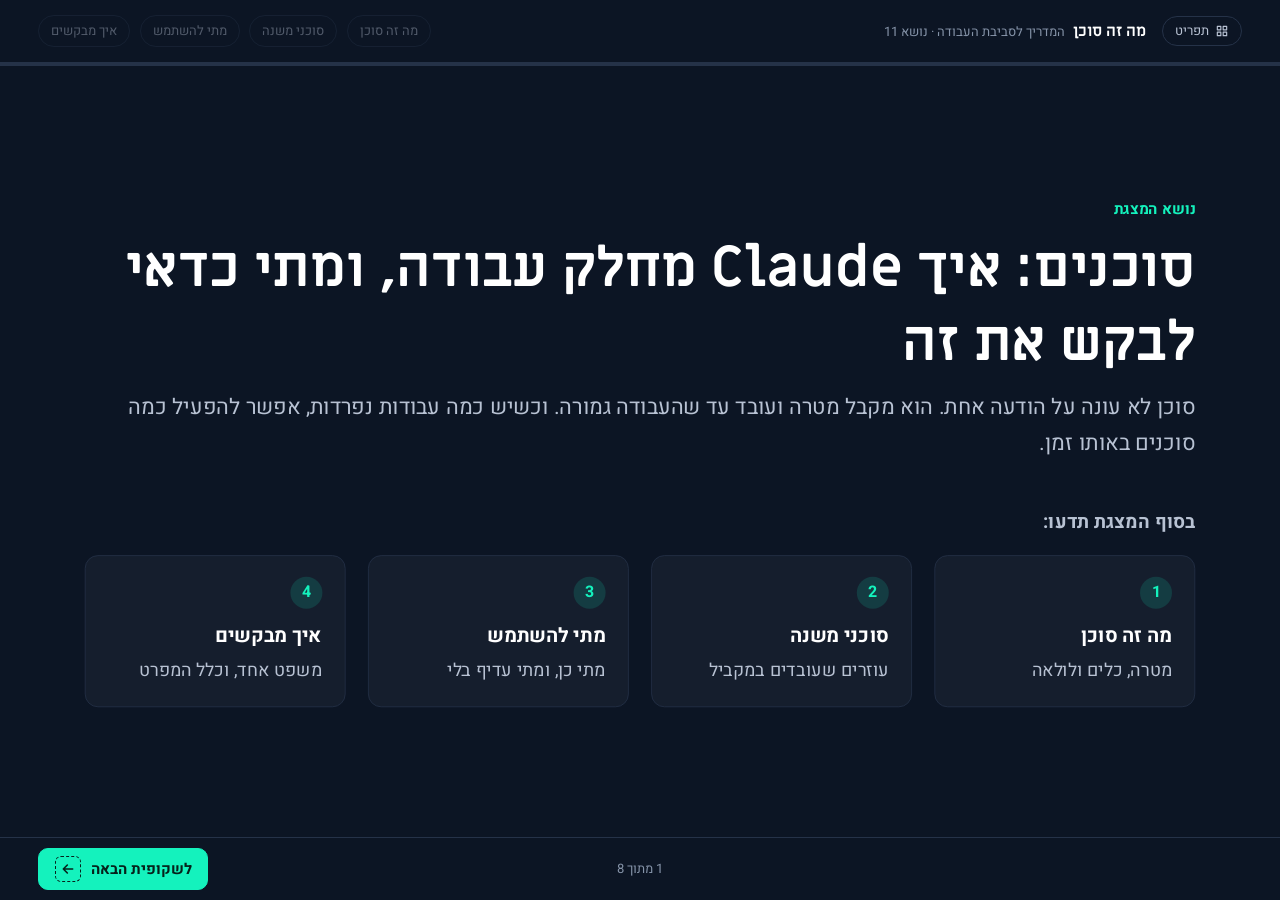
<file: starter/.claude/skills/introduction/agents.html>
<!doctype html>
<html lang="he" dir="rtl">
<head>
<meta charset="utf-8">
<meta name="viewport" content="width=device-width, initial-scale=1">
<meta name="robots" content="noindex, nofollow">
<title>מה זה סוכן</title>
<link rel="preconnect" href="https://fonts.googleapis.com">
<link rel="preconnect" href="https://fonts.gstatic.com" crossorigin>
<link href="https://fonts.googleapis.com/css2?family=Heebo:wght@400;500;700&family=Miriam+Libre:wght@700&display=swap" rel="stylesheet">
<link rel="stylesheet" href="ppg-design-system.css">
<link rel="stylesheet" href="intro.css">
</head>
<body>
<div class="deck">

  <header>
    <div class="topbar">
      <a class="home" href="index.html" aria-label="חזרה לתפריט"><svg viewBox="0 0 24 24" aria-hidden="true"><path d="M4 4h6v6H4zM14 4h6v6h-6zM4 14h6v6H4zM14 14h6v6h-6z" fill="none" stroke="currentColor" stroke-width="2" stroke-linejoin="round"/></svg><span>תפריט</span></a>
      <div class="title">מה זה סוכן<small data-ui>המדריך לסביבת העבודה · נושא <bdi dir="ltr">11</bdi></small></div>
      <nav class="parts" aria-label="חלקי המצגת">
        <button data-part="1">מה זה סוכן</button>
        <button data-part="2">סוכני משנה</button>
        <button data-part="3">מתי להשתמש</button>
        <button data-part="4">איך מבקשים</button>
      </nav>
    </div>
    <div class="progress"><i></i></div>
  </header>

  <main class="stage" aria-live="polite">
   <div class="canvas">

    <section class="slide" id="s-cover" data-part="0">
      <div class="slide-inner cover">
        <div class="kicker">נושא המצגת</div>
        <h1>סוכנים: איך <bdi dir="ltr">Claude</bdi> מחלק עבודה, ומתי כדאי לבקש את זה</h1>
        <p class="lead" style="margin-top:14px">סוכן לא עונה על הודעה אחת. הוא מקבל מטרה ועובד עד שהעבודה גמורה. וכשיש כמה עבודות נפרדות, אפשר להפעיל כמה סוכנים באותו זמן.</p>
        <div class="agenda-title">בסוף המצגת תדעו:</div>
        <ol class="agenda">
          <li data-agenda="1"><b>מה זה סוכן</b>מטרה, כלים ולולאה</li>
          <li data-agenda="2"><b>סוכני משנה</b>עוזרים שעובדים במקביל</li>
          <li data-agenda="3"><b>מתי להשתמש</b>מתי כן, ומתי עדיף בלי</li>
          <li data-agenda="4"><b>איך מבקשים</b>משפט אחד, וכלל המפרט</li>
        </ol>
      </div>
    </section>

    <!-- ═════════ חלק 1 ═════════ -->
    <section class="slide" id="s-agent" data-part="1" data-stages="1">
      <div class="slide-inner">
        <div class="kicker">מה זה סוכן</div>
        <h2>צ'אטבוט עונה על הודעה אחת, וסוכן עובד עד שהעבודה גמורה</h2>
        <div class="cols even">
          <div class="card">
            <span class="stamp">צ'אטבוט</span>
            <h3 style="margin-top:10px">עונה על הודעה אחת</h3>
            <p>שולחים הודעה, מקבלים תשובה, וזה הכל.</p>
          </div>
          <div class="card mint" data-stage="1">
            <span class="stamp mint">סוכן</span>
            <h3 style="margin-top:10px">מקבל מטרה, ומסיים את העבודה</h3>
            <p>אתם אומרים מה רוצים להשיג, והוא עובד צעד אחרי צעד עד שהעבודה גמורה.</p>
          </div>
        </div>
        <div class="rule" style="margin-top:1.4rem" data-stage="1"><bdi dir="ltr">Claude Code</bdi> הוא סוכן. לכן אפשר לתת לו מטרה, ולא רק שאלה.</div>
      </div>
    </section>

    <section class="slide" id="s-loop" data-part="1" data-stages="3">
      <div class="slide-inner">
        <div class="kicker">הלולאה</div>
        <h2>סוכן עובד בלולאה: מתכנן, פועל, בודק וממשיך</h2>
        <div class="journey">
          <div class="node"><div class="ico" aria-hidden="true">🎯</div><div class="t">מטרה</div><div class="s">אתם נותנים מטרה, ולא רק שאלה</div></div>
          <div class="node" data-stage="1"><div class="ico" aria-hidden="true">🧭</div><div class="t">מתכנן</div><div class="s">מחליט מה לעשות קודם</div></div>
          <div class="node" data-stage="2"><div class="ico" aria-hidden="true">🛠️</div><div class="t">משתמש בכלים</div><div class="s">קורא קבצים, מחפש, ופונה לחיבורים</div></div>
          <div class="node" data-stage="3"><div class="ico" aria-hidden="true">🔁</div><div class="t">בודק וממשיך</div><div class="s">בודק את התוצאה, וחוזר על זה עד שהעבודה גמורה</div></div>
        </div>
        <div class="cols even">
          <div class="rule" data-stage="3">הלולאה הזאת היא ההבדל בין צ'אטבוט לסוכן.</div>
          <aside class="dyk" data-stage="3" style="margin-top:0"><p>החיבורים שלמדתם עליהם הם חלק מארגז הכלים של הסוכן.</p></aside>
        </div>
      </div>
    </section>

    <!-- ═════════ חלק 2 ═════════ -->
    <section class="slide" id="s-sub" data-part="2" data-stages="3">
      <div class="slide-inner">
        <div class="kicker">סוכני משנה</div>
        <h2>סוכן משנה הוא <bdi dir="ltr">Claude</bdi> עוזר שיוצא למשימת צד, ומחזיר סיכום קצר</h2>
        <div class="journey">
          <div class="node"><div class="ico" aria-hidden="true">🤖</div><div class="t"><bdi dir="ltr">Claude</bdi> הראשי</div><div class="s">מחליט שיש משימת צד, וכותב לה הוראות</div></div>
          <div class="node" data-stage="1"><div class="ico" aria-hidden="true">📄</div><div class="t">דף ריק</div><div class="s">סוכן המשנה מכיר רק מה שכתוב בהוראות</div></div>
          <div class="node" data-stage="2"><div class="ico" aria-hidden="true">👥</div><div class="t">במקביל</div><div class="s">כמה סוכני משנה עובדים באותו זמן</div></div>
          <div class="node" data-stage="3"><div class="ico" aria-hidden="true">📬</div><div class="t">סיכום קצר</div><div class="s">חוזר אל <bdi dir="ltr">Claude</bdi> הראשי</div></div>
        </div>
        <div class="cols even">
          <div class="rule" data-stage="3">סוכן משנה לא מכיר את השיחה שלכם. מה שלא כתוב בהוראות, הוא לא יודע.</div>
          <aside class="dyk" data-stage="3" style="margin-top:0"><p>באנגלית: <bdi dir="ltr">subagent</bdi>. אם תיתקלו בשם הזה, זה אותו דבר.</p></aside>
        </div>
      </div>
    </section>

    <!-- ═════════ חלק 3 ═════════ -->
    <section class="slide" id="s-when" data-part="3">
      <div class="slide-inner">
        <div class="kicker">מתי להשתמש</div>
        <h2>סוכנים מתאימים כשיש כמה עבודות עצמאיות מאותו סוג, כמו שלוש מצגות</h2>
        <div class="cols">
          <table class="data pick" id="when-table" role="radiogroup" aria-label="בחירת משימה">
            <thead><tr><th>בחרו משימה</th><th>מה מיוחד בה</th></tr></thead>
            <tbody>
              <tr data-k="decks" role="radio" tabindex="0"><td><span class="radio" aria-hidden="true"></span>שלוש מצגות לבנות עכשיו</td><td>שלוש עבודות נפרדות</td></tr>
              <tr data-k="briefs" role="radio" tabindex="0"><td><span class="radio" aria-hidden="true"></span>תדריך לכל אחד מחמישה לקוחות</td><td>חמש עבודות נפרדות</td></tr>
              <tr data-k="typo" role="radio" tabindex="0"><td><span class="radio" aria-hidden="true"></span>תיקון של משפט אחד בדף</td><td>קטנה ומהירה</td></tr>
              <tr data-k="talk" role="radio" tabindex="0"><td><span class="radio" aria-hidden="true"></span>משימה שתלויה בכל השיחה</td><td>צריכה את כל מה שנאמר</td></tr>
            </tbody>
          </table>
          <div class="detail">
            <div id="wh-verdict"></div>
            <h3 id="wh-title"></h3>
            <div class="lbl">למה</div>
            <ul id="wh-why"></ul>
            <div class="touch" id="wh-touch"></div>
          </div>
        </div>
      </div>
    </section>

    <section class="slide" id="s-not" data-part="3">
      <div class="slide-inner">
        <div class="kicker">מתי לא</div>
        <h2>לא כל משימה מתאימה לסוכן, וכל סוכן עולה משהו</h2>
        <div class="cols even">
          <div class="stack">
            <p>צריך לתקן שגיאת כתיב בדף אחד.</p>
            <div class="predict" data-unlocks="not-rule">
              <div class="q">שווה להפעיל סוכן?</div>
              <div class="choices">
                <button>כן, תמיד</button>
                <button data-correct>לא, לעשות את זה ישירות קצר יותר</button>
                <button>כן, שלושה סוכנים</button>
              </div>
              <div class="feedback">
                <p class="fb-right" hidden><span class="hl">נכון.</span></p>
                <p class="fb-wrong" hidden><span class="hl-r">התשובה: לא, עושים את זה ישירות.</span></p>
                <p>הפעלת סוכן עולה יותר מהתיקון עצמו. למשימות קטנות לא מפעילים סוכנים.</p>
              </div>
            </div>
          </div>
          <div id="not-rule" class="locked is-locked stack">
            <div class="card red">
              <span class="stamp red">מתי לא</span>
              <ul class="crosses">
                <li>משימה קטנה ומהירה</li>
                <li>משימה שצריכה את כל מה שנאמר בשיחה</li>
                <li>שלבים שתלויים זה בזה, אחד אחרי השני</li>
              </ul>
            </div>
            <div class="rule">כל סוכן מוציא עוד מהמכסה של התוכנית שלכם. הוראות מעורפלות מחזירות תשובה בטוחה בעצמה ושגויה, ולכן תמיד בודקים את התוצאה.</div>
          </div>
        </div>
      </div>
    </section>

    <!-- ═════════ חלק 4 ═════════ -->
    <section class="slide" id="s-ask" data-part="4">
      <div class="slide-inner">
        <div class="kicker">איך מבקשים</div>
        <h2>מבקשים סוכנים במשפט רגיל, ואין סוכן בלי מפרט כתוב</h2>
        <div class="grid3">
          <div class="card">
            <span class="stamp">מבקשים</span>
            <h3 style="margin-top:10px">אומרים את זה במילים רגילות</h3>
            <div class="says" style="margin-top:.6rem">
              <span class="say">תפצל את זה לסוכנים</span>
              <span class="say">תריץ סוכן לכל לקוח</span>
              <span class="say">אפשר לעשות את זה במקביל</span>
            </div>
          </div>
          <div class="card">
            <span class="stamp mint">מפרט</span>
            <h3 style="margin-top:10px">אין סוכן בלי מפרט</h3>
            <p>מפרט הוא דף קצר ב-<bdi dir="ltr">vault</bdi>: למה הסוכן קיים, מה הוא צריך לקרוא, ולאן הפלט שלו הולך.</p>
          </div>
          <div class="card">
            <span class="stamp">מודל</span>
            <h3 style="margin-top:10px"><bdi dir="ltr">Claude</bdi> אומר מתי סוכן אפשרי</h3>
            <p>הוא מציין באיזה מודל ישתמש ולמה, וממשיך. מודל קל ומהיר לעבודה מכנית, ומודל חזק לעבודה שדורשת חשיבה.</p>
          </div>
        </div>
        <div class="rule" style="margin-top:1.4rem">סוכנים עובדים לפי אותם כללים כמו <bdi dir="ltr">Claude</bdi>: הם אף פעם לא שולחים הודעה בשמכם.</div>
      </div>
    </section>

    <section class="slide" id="s-end" data-part="4">
      <div class="slide-inner cover">
        <div class="kicker">סיכום</div>
        <h2>מה חשוב לזכור</h2>
        <table class="data" style="margin-top:1.2rem">
          <tbody>
            <tr><td><b>מה זה סוכן</b></td><td>צ'אטבוט עונה על הודעה אחת. סוכן מקבל מטרה, מתכנן, משתמש בכלים, בודק וממשיך עד שהעבודה גמורה. <bdi dir="ltr">Claude Code</bdi> הוא סוכן.</td></tr>
            <tr><td><b>סוכני משנה</b></td><td><bdi dir="ltr">Claude</bdi> עוזר שמתחיל מדף ריק ומכיר רק את ההוראות. כמה כאלה עובדים במקביל, וכל אחד מחזיר סיכום קצר.</td></tr>
            <tr><td><b>מתי להשתמש</b></td><td>כשיש כמה עבודות עצמאיות מאותו סוג, כמו שלוש מצגות. לא למשימה קטנה, לא כשצריך את כל השיחה, ולא לשלבים שתלויים זה בזה.</td></tr>
            <tr><td><b>איך מבקשים</b></td><td>במשפט רגיל, ואין סוכן בלי מפרט. כל סוכן עולה מהמכסה של התוכנית, ותמיד בודקים את התוצאה.</td></tr>
          </tbody>
        </table>
        <div class="end-actions">
          <a class="btn primary" href="mcp-cli-api.html">למצגת הבאה: <bdi dir="ltr">MCP</bdi>, <bdi dir="ltr">CLI</bdi> ו-<bdi dir="ltr">API</bdi><svg viewBox="0 0 24 24" aria-hidden="true"><path d="M19 12H5M11 6l-6 6 6 6" fill="none" stroke="currentColor" stroke-width="2.4" stroke-linecap="round" stroke-linejoin="round"/></svg></a>
          <a class="btn" href="index.html">חזרה לתפריט</a>
        </div>
      </div>
    </section>

   </div>
  </main>

  <footer class="navbar">
    <button class="btn navbtn" id="prev" aria-keyshortcuts="ArrowRight"><span class="key"><svg viewBox="0 0 24 24" aria-hidden="true"><path d="M5 12h14M13 6l6 6-6 6" fill="none" stroke="currentColor" stroke-width="2.4" stroke-linecap="round" stroke-linejoin="round"/></svg></span><span class="lbl">הקודם</span></button>
    <span class="count" id="count" data-ui></span>
    <button class="btn primary navbtn" id="next" aria-keyshortcuts="ArrowLeft"><span class="lbl">המשך</span><span class="key"><svg viewBox="0 0 24 24" aria-hidden="true"><path d="M19 12H5M11 6l-6 6 6 6" fill="none" stroke="currentColor" stroke-width="2.4" stroke-linecap="round" stroke-linejoin="round"/></svg></span></button>
  </footer>
</div>

<script src="intro.js"></script>
<script>
window.DeckHooks = {
  /* the explorer: the task is the control, the card beside it shows the verdict and why */
  's-when'(s) {
    const D = {
      decks: { ok: true, title: 'שלוש מצגות שצריך לבנות עכשיו',
        why: ['שלוש עבודות עצמאיות מאותו סוג', 'סוכן אחד לכל מצגת', 'כולם עובדים באותו זמן'],
        touch: 'כל העבודה לוקחת בערך כמו מצגת אחת. שלושת הנושאים האחרונים של המדריך הזה נבנו בדיוק כך.' },
      briefs: { ok: true, title: 'תדריך לכל אחד מחמישה לקוחות',
        why: ['סוכן אחד לכל לקוח', 'חמש עבודות עצמאיות מאותו סוג', 'הכל מוכן לפני הפגישה השבועית'],
        touch: 'כל סוכן מחזיר סיכום קצר, ואתם קוראים חמישה תדריכים.' },
      typo: { ok: false, title: 'תיקון של משפט אחד בדף',
        why: ['משימה קטנה ומהירה', 'הפעלת סוכן עולה יותר מהתיקון עצמו'],
        touch: 'קצר יותר לעשות את זה ישירות.' },
      talk: { ok: false, title: 'משימה שתלויה בכל מה שדיברנו עליו בשיחה',
        why: ['סוכן מתחיל מדף ריק', 'הוא לא מכיר את השיחה, רק את ההוראות שקיבל'],
        touch: 'משימה כזאת נשארת בשיחה עצמה, ולא יוצאת לסוכן.' }
    };
    Intro.picker(s, '#when-table', D, {
      '#wh-verdict': d => d.ok ? '<span class="stamp mint">מתאים לסוכנים</span>' : '<span class="stamp red">לא מתאים לסוכנים</span>',
      '#wh-title': d => d.title,
      '#wh-why': d => Intro.li(d.why),
      '#wh-touch': d => d.touch
    });
  }
};
</script>
<script src="deck.js"></script>
</body>
</html>
</file>
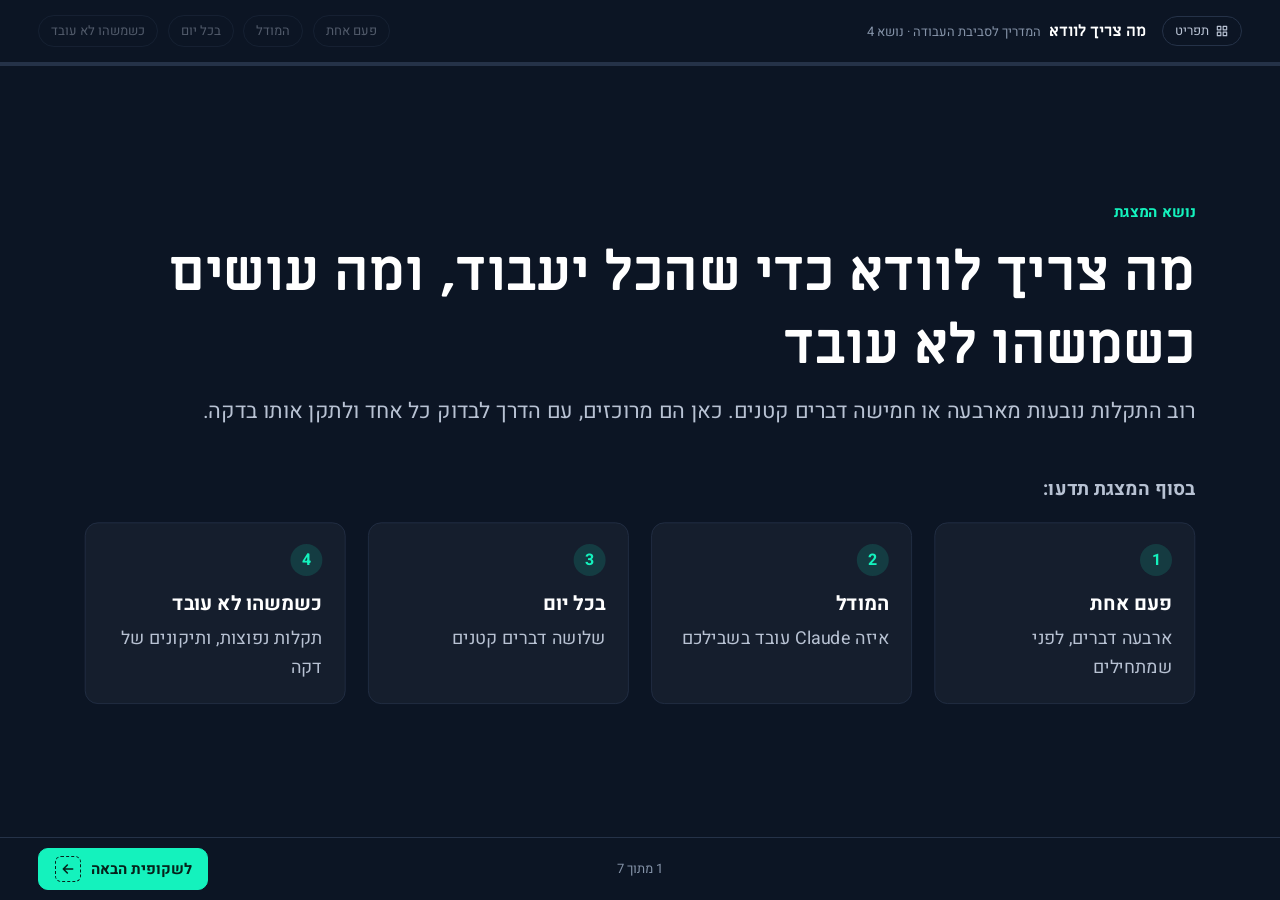
<file: starter/.claude/skills/introduction/checklist.html>
<!doctype html>
<html lang="he" dir="rtl">
<head>
<meta charset="utf-8">
<meta name="viewport" content="width=device-width, initial-scale=1">
<meta name="robots" content="noindex, nofollow">
<title>מה צריך לוודא</title>
<link rel="preconnect" href="https://fonts.googleapis.com">
<link rel="preconnect" href="https://fonts.gstatic.com" crossorigin>
<link href="https://fonts.googleapis.com/css2?family=Heebo:wght@400;500;700&family=Miriam+Libre:wght@700&display=swap" rel="stylesheet">
<link rel="stylesheet" href="ppg-design-system.css">
<link rel="stylesheet" href="intro.css">
</head>
<body>
<div class="deck">

  <header>
    <div class="topbar">
      <a class="home" href="index.html" aria-label="חזרה לתפריט"><svg viewBox="0 0 24 24" aria-hidden="true"><path d="M4 4h6v6H4zM14 4h6v6h-6zM4 14h6v6H4zM14 14h6v6h-6z" fill="none" stroke="currentColor" stroke-width="2" stroke-linejoin="round"/></svg><span>תפריט</span></a>
      <div class="title">מה צריך לוודא<small data-ui>המדריך לסביבת העבודה · נושא <bdi dir="ltr">4</bdi></small></div>
      <nav class="parts" aria-label="חלקי המצגת">
        <button data-part="1">פעם אחת</button>
        <button data-part="2">המודל</button>
        <button data-part="3">בכל יום</button>
        <button data-part="4">כשמשהו לא עובד</button>
      </nav>
    </div>
    <div class="progress"><i></i></div>
  </header>

  <main class="stage" aria-live="polite">
   <div class="canvas">

    <section class="slide" id="s-cover" data-part="0">
      <div class="slide-inner cover">
        <div class="kicker">נושא המצגת</div>
        <h1>מה צריך לוודא כדי שהכל יעבוד, ומה עושים כשמשהו לא עובד</h1>
        <p class="lead" style="margin-top:14px">רוב התקלות נובעות מארבעה או חמישה דברים קטנים. כאן הם מרוכזים, עם הדרך לבדוק כל אחד ולתקן אותו בדקה.</p>
        <div class="agenda-title">בסוף המצגת תדעו:</div>
        <ol class="agenda">
          <li data-agenda="1"><b>פעם אחת</b>ארבעה דברים, לפני שמתחילים</li>
          <li data-agenda="2"><b>המודל</b>איזה <bdi dir="ltr">Claude</bdi> עובד בשבילכם</li>
          <li data-agenda="3"><b>בכל יום</b>שלושה דברים קטנים</li>
          <li data-agenda="4"><b>כשמשהו לא עובד</b>תקלות נפוצות, ותיקונים של דקה</li>
        </ol>
      </div>
    </section>

    <!-- ═════════ חלק 1 ═════════ -->
    <section class="slide" id="s-once" data-part="1">
      <div class="slide-inner">
        <div class="kicker">פעם אחת</div>
        <h2>ארבעה דברים מוודאים פעם אחת, לפני שמתחילים</h2>
        <div class="grid2">
          <div class="card">
            <span class="stamp">הזמנה</span>
            <h3 style="margin-top:10px">הצטרפתם לצוות ב-<bdi dir="ltr">Claude</bdi></h3>
            <p>לא צריך לרכוש מנוי. מקבלים מאיתנו הזמנה במייל, לוחצים עליה, ומצטרפים לצוות. בלי זה <bdi dir="ltr">Claude Code</bdi> לא עובד.</p>
          </div>
          <div class="card">
            <span class="stamp">חיבורים</span>
            <h3 style="margin-top:10px">ארבעה חיבורים פעילים</h3>
            <p><bdi dir="ltr">Notion</bdi>, <bdi dir="ltr">Slack</bdi>, <bdi dir="ltr">Gmail</bdi> ו-<bdi dir="ltr">Google Drive</bdi>. כדי לבדוק, שואלים את <bdi dir="ltr">Claude</bdi> אילו חיבורים פעילים.</p>
          </div>
          <div class="card">
            <span class="stamp">אמון</span>
            <h3 style="margin-top:10px">התיקייה סומנה כמהימנה</h3>
            <p>בפתיחה הראשונה <bdi dir="ltr">VS Code</bdi> שואל אם לסמוך על התיקייה. עונים <bdi dir="ltr" class="ui">Yes, I trust the authors</bdi>.</p>
          </div>
          <div class="card">
            <span class="stamp">התקנה</span>
            <h3 style="margin-top:10px"><bdi dir="ltr" class="cmd">/setup-vault</bdi> רץ עד הסוף</h3>
            <p>בסוף רואים ב-<bdi dir="ltr">Obsidian</bdi> את הלקוחות שלכם. אם הוא נעצר באמצע, מריצים אותו שוב.</p>
          </div>
        </div>
      </div>
    </section>

    <!-- ═════════ חלק 2 ═════════ -->
    <section class="slide" id="s-model" data-part="2" data-stages="1">
      <div class="slide-inner">
        <div class="kicker">המודל</div>
        <h2><bdi dir="ltr">Claude</bdi> צריך לעבוד על <bdi dir="ltr">Opus 5.5</bdi>, ברמת מאמץ גבוהה</h2>
        <div class="cols even">
          <div class="stack">
            <p>ל-<bdi dir="ltr">Claude</bdi> יש כמה מודלים. המערכת הזאת נבנתה ונבדקה על החזק שבהם, וכך היא עובדת הכי טוב.</p>
            <div class="card">
              <span class="stamp">איך בודקים</span>
              <p style="margin-top:8px">מקלידים <bdi dir="ltr" class="cmd">/model</bdi>. צריך להופיע <bdi dir="ltr">Opus 5.5</bdi>, עם רמת מאמץ <bdi dir="ltr">high</bdi>.</p>
            </div>
            <div class="rule" data-stage="1">ההתקנה קובעת את זה בשבילכם. אם מופיע משהו אחר, בוחרים באותו מסך <bdi dir="ltr">Opus 5.5</bdi> ו-<bdi dir="ltr">high</bdi>.</div>
          </div>
          <div class="chat">
            <div class="chat-bar">Claude Code</div>
            <div class="chat-body">
              <div class="me"><span class="who">אתם כותבים</span><p><bdi dir="ltr" class="cmd">/model</bdi></p></div>
              <div class="cl" data-stage="1">
                <span class="who">מה צריך להופיע</span>
                <p>מודל: <b><bdi dir="ltr">Opus 5.5</bdi></b></p>
                <p>רמת מאמץ: <b><bdi dir="ltr">high</bdi></b></p>
              </div>
            </div>
          </div>
        </div>
      </div>
    </section>

    <!-- ═════════ חלק 3 ═════════ -->
    <section class="slide" id="s-daily" data-part="3">
      <div class="slide-inner">
        <div class="kicker">בכל יום</div>
        <h2>שלושה דברים קטנים, בכל יום עבודה</h2>
        <div class="grid3">
          <div class="card">
            <span class="stamp">פתיחה</span>
            <h3 style="margin-top:10px">התיקייה הנכונה פתוחה</h3>
            <p>ב-<bdi dir="ltr">VS Code</bdi> צריכה להיות פתוחה <bdi dir="ltr">claude-workspace</bdi>. בתיקייה אחרת <bdi dir="ltr">Claude</bdi> לא רואה את ה-<bdi dir="ltr">vault</bdi> ואת הסקילים.</p>
          </div>
          <div class="card">
            <span class="stamp">בוקר</span>
            <h3 style="margin-top:10px">מתחילים עם <bdi dir="ltr" class="cmd">/start-day</bdi></h3>
            <p>מקבלים במסך אחד מה דחוף, מי מחכה לתשובה, ואילו פגישות יש היום.</p>
          </div>
          <div class="card">
            <span class="stamp">ערב</span>
            <h3 style="margin-top:10px">מסיימים עם <bdi dir="ltr" class="cmd">/end-of-session</bdi></h3>
            <p>בלי זה היום לא נרשם ביומן, ומה שלימדתם את <bdi dir="ltr">Claude</bdi> עלול להישאר רק בשיחה.</p>
          </div>
        </div>
      </div>
    </section>

    <!-- ═════════ חלק 4 ═════════ -->
    <section class="slide" id="s-restricted" data-part="4">
      <div class="slide-inner">
        <div class="kicker">תקלה נפוצה</div>
        <h2>כשהסמל של <bdi dir="ltr">Claude</bdi> נעלם, התיקייה נפתחה במצב מוגבל</h2>
        <div class="cols even">
          <div class="stack">
            <p>פתחתם את <bdi dir="ltr">VS Code</bdi>, והסמל של <bdi dir="ltr">Claude</bdi> לא מופיע.</p>
            <div class="predict" data-unlocks="restricted-fix">
              <div class="q">מה הסיבה הסבירה ביותר?</div>
              <div class="choices">
                <button><bdi dir="ltr">Claude</bdi> נמחק מהמחשב</button>
                <button data-correct>התיקייה נפתחה במצב מוגבל, והתוספים כבויים</button>
                <button>ההזמנה לצוות פגה</button>
              </div>
              <div class="feedback">
                <p class="fb-right" hidden><span class="hl">נכון.</span></p>
                <p class="fb-wrong" hidden><span class="hl-r">התשובה: מצב מוגבל, שבו התוספים כבויים.</span></p>
                <p><bdi dir="ltr">VS Code</bdi> מכבה תוספים בתיקייה שעוד לא אמרתם לו לסמוך עליה. זה קורה בעיקר בפתיחה הראשונה.</p>
              </div>
            </div>
          </div>
          <div id="restricted-fix" class="locked is-locked stack">
            <div class="card mint">
              <h3>התיקון, בשני צעדים</h3>
              <ol class="order">
                <li><span>לוחצים על <bdi dir="ltr" class="ui">Restricted Mode</bdi>, בפינה השמאלית התחתונה</span></li>
                <li><span>לוחצים <bdi dir="ltr" class="ui">Trust</bdi></span></li>
              </ol>
            </div>
            <aside class="dyk"><p>התוספים עדיין כבויים? לוחצים <kbd>Ctrl</kbd> <kbd>Shift</kbd> <kbd>P</kbd>, מקלידים <bdi dir="ltr">Reload Window</bdi>, ולוחצים <kbd>Enter</kbd>.</p></aside>
          </div>
        </div>
      </div>
    </section>

    <section class="slide" id="s-fix" data-part="4">
      <div class="slide-inner">
        <div class="kicker">כשמשהו לא עובד</div>
        <h2>חמש תקלות נפוצות, וכל אחת נפתרת בדקה</h2>
        <table class="data" style="margin-top:1.4rem">
          <thead><tr><th>מה רואים</th><th>מה עושים</th></tr></thead>
          <tbody>
            <tr><td>מקלידים לוכסן, והסקיל לא מופיע ברשימה</td><td>טוענים מחדש את החלון: <bdi dir="ltr" class="ui">Reload Window</bdi></td></tr>
            <tr><td><bdi dir="ltr">Claude</bdi> אומר שכלי לא מחובר</td><td>מחברים אותו בעמוד החיבורים, וטוענים מחדש את החלון</td></tr>
            <tr><td>העברית מיושרת לשמאל</td><td>לוחצים על <bdi dir="ltr" class="ui">RTL</bdi> בשורה התחתונה, ובוחרים <bdi dir="ltr" class="ui">Activate RTL (Auto)</bdi></td></tr>
            <tr><td><bdi dir="ltr">Claude</bdi> עונה ארוך מדי, או באנגלית</td><td>אומרים לו פעם אחת. הוא רושם את זה בכללים</td></tr>
            <tr><td><bdi dir="ltr" class="cmd">/setup-vault</bdi> נעצר באמצע</td><td>מריצים אותו שוב. הוא ממשיך מאותה נקודה</td></tr>
          </tbody>
        </table>
        <div class="rule" style="margin-top:1.4rem">לא עזר? שולחים צילום מסך של החלון. צילום אחד חוסך עשר הודעות.</div>
      </div>
    </section>

    <section class="slide" id="s-end" data-part="4">
      <div class="slide-inner cover">
        <div class="kicker">סיכום</div>
        <h2>מה חשוב לזכור</h2>
        <table class="data" style="margin-top:1.2rem">
          <tbody>
            <tr><td><b>פעם אחת</b></td><td>הצטרפות לצוות מההזמנה, ארבעה חיבורים, תיקייה מהימנה, ו-<bdi dir="ltr" class="cmd">/setup-vault</bdi> שרץ עד הסוף.</td></tr>
            <tr><td><b>המודל</b></td><td><bdi dir="ltr">Opus 5.5</bdi>, ברמת מאמץ <bdi dir="ltr">high</bdi>. בודקים עם <bdi dir="ltr" class="cmd">/model</bdi>.</td></tr>
            <tr><td><b>בכל יום</b></td><td>התיקייה הנכונה פתוחה, מתחילים עם <bdi dir="ltr" class="cmd">/start-day</bdi>, ומסיימים עם <bdi dir="ltr" class="cmd">/end-of-session</bdi>.</td></tr>
            <tr><td><b>כשמשהו לא עובד</b></td><td>רוב התקלות נפתרות בטעינה מחדש של החלון, או בחיבור מחדש של כלי.</td></tr>
          </tbody>
        </table>
        <div class="end-actions">
          <a class="btn primary" href="daily.html">למצגת הבאה: עובדים עם זה ביום יום<svg viewBox="0 0 24 24" aria-hidden="true"><path d="M19 12H5M11 6l-6 6 6 6" fill="none" stroke="currentColor" stroke-width="2.4" stroke-linecap="round" stroke-linejoin="round"/></svg></a>
          <a class="btn" href="index.html">חזרה לתפריט</a>
        </div>
      </div>
    </section>

   </div>
  </main>

  <footer class="navbar">
    <button class="btn navbtn" id="prev" aria-keyshortcuts="ArrowRight"><span class="key"><svg viewBox="0 0 24 24" aria-hidden="true"><path d="M5 12h14M13 6l6 6-6 6" fill="none" stroke="currentColor" stroke-width="2.4" stroke-linecap="round" stroke-linejoin="round"/></svg></span><span class="lbl">הקודם</span></button>
    <span class="count" id="count" data-ui></span>
    <button class="btn primary navbtn" id="next" aria-keyshortcuts="ArrowLeft"><span class="lbl">המשך</span><span class="key"><svg viewBox="0 0 24 24" aria-hidden="true"><path d="M19 12H5M11 6l-6 6 6 6" fill="none" stroke="currentColor" stroke-width="2.4" stroke-linecap="round" stroke-linejoin="round"/></svg></span></button>
  </footer>
</div>

<script src="intro.js"></script>
<script src="deck.js"></script>
</body>
</html>
</file>
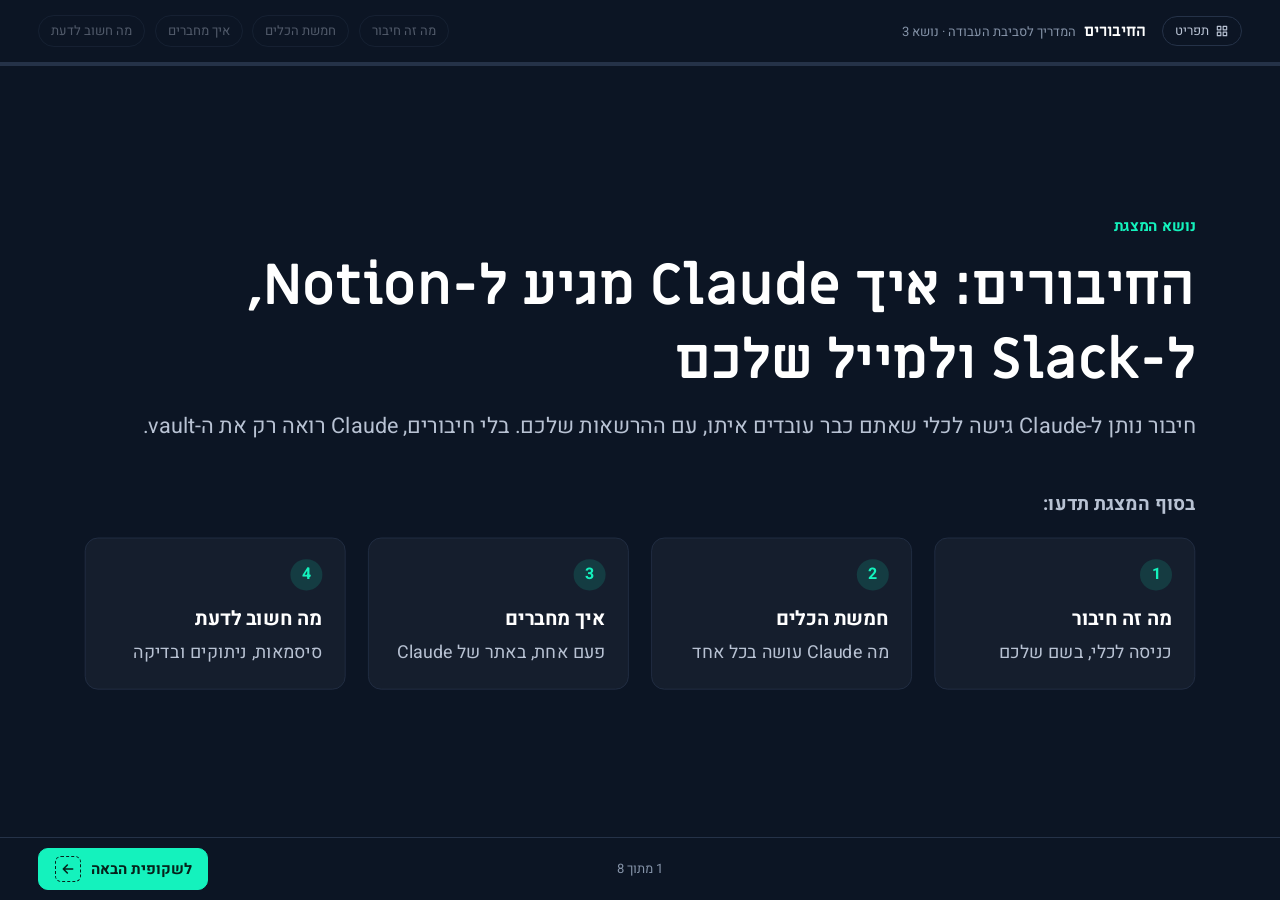
<file: starter/.claude/skills/introduction/connections.html>
<!doctype html>
<html lang="he" dir="rtl">
<head>
<meta charset="utf-8">
<meta name="viewport" content="width=device-width, initial-scale=1">
<meta name="robots" content="noindex, nofollow">
<title>החיבורים</title>
<link rel="preconnect" href="https://fonts.googleapis.com">
<link rel="preconnect" href="https://fonts.gstatic.com" crossorigin>
<link href="https://fonts.googleapis.com/css2?family=Heebo:wght@400;500;700&family=Miriam+Libre:wght@700&display=swap" rel="stylesheet">
<link rel="stylesheet" href="ppg-design-system.css">
<link rel="stylesheet" href="intro.css">
</head>
<body>
<div class="deck">

  <header>
    <div class="topbar">
      <a class="home" href="index.html" aria-label="חזרה לתפריט"><svg viewBox="0 0 24 24" aria-hidden="true"><path d="M4 4h6v6H4zM14 4h6v6h-6zM4 14h6v6H4zM14 14h6v6h-6z" fill="none" stroke="currentColor" stroke-width="2" stroke-linejoin="round"/></svg><span>תפריט</span></a>
      <div class="title">החיבורים<small data-ui>המדריך לסביבת העבודה · נושא <bdi dir="ltr">3</bdi></small></div>
      <nav class="parts" aria-label="חלקי המצגת">
        <button data-part="1">מה זה חיבור</button>
        <button data-part="2">חמשת הכלים</button>
        <button data-part="3">איך מחברים</button>
        <button data-part="4">מה חשוב לדעת</button>
      </nav>
    </div>
    <div class="progress"><i></i></div>
  </header>

  <main class="stage" aria-live="polite">
   <div class="canvas">

    <section class="slide" id="s-cover" data-part="0">
      <div class="slide-inner cover">
        <div class="kicker">נושא המצגת</div>
        <h1>החיבורים: איך <bdi dir="ltr">Claude</bdi> מגיע ל-<bdi dir="ltr">Notion</bdi>, ל-<bdi dir="ltr">Slack</bdi> ולמייל שלכם</h1>
        <p class="lead" style="margin-top:14px">חיבור נותן ל-<bdi dir="ltr">Claude</bdi> גישה לכלי שאתם כבר עובדים איתו, עם ההרשאות שלכם. בלי חיבורים, <bdi dir="ltr">Claude</bdi> רואה רק את ה-<bdi dir="ltr">vault</bdi>.</p>
        <div class="agenda-title">בסוף המצגת תדעו:</div>
        <ol class="agenda">
          <li data-agenda="1"><b>מה זה חיבור</b>כניסה לכלי, בשם שלכם</li>
          <li data-agenda="2"><b>חמשת הכלים</b>מה <bdi dir="ltr">Claude</bdi> עושה בכל אחד</li>
          <li data-agenda="3"><b>איך מחברים</b>פעם אחת, באתר של <bdi dir="ltr">Claude</bdi></li>
          <li data-agenda="4"><b>מה חשוב לדעת</b>סיסמאות, ניתוקים ובדיקה</li>
        </ol>
      </div>
    </section>

    <!-- ═════════ חלק 1 ═════════ -->
    <section class="slide" id="s-what" data-part="1" data-stages="2">
      <div class="slide-inner">
        <div class="kicker">מה זה חיבור</div>
        <h2>חיבור הוא כניסה של <bdi dir="ltr">Claude</bdi> לכלי, בשם שלכם ועם ההרשאות שלכם</h2>
        <div class="journey">
          <div class="node"><div class="ico" aria-hidden="true">🙋</div><div class="t">אתם</div><div class="s">מבקשים משהו בשיחה</div></div>
          <div class="node" data-stage="1"><div class="ico" aria-hidden="true">🤖</div><div class="t"><bdi dir="ltr">Claude</bdi></div><div class="s">מבין לאיזה כלי צריך לגשת</div></div>
          <div class="node" data-stage="1"><div class="ico" aria-hidden="true">🔌</div><div class="t">החיבור</div><div class="s">פותח את הכלי, עם ההרשאות שלכם</div></div>
          <div class="node" data-stage="2"><div class="ico" aria-hidden="true">📋</div><div class="t">הכלי</div><div class="s">למשל <bdi dir="ltr">Notion</bdi>, עם המשימות שלכם</div></div>
        </div>
        <div class="cols even">
          <div class="rule" data-stage="2"><bdi dir="ltr">Claude</bdi> רואה רק מה שאתם רואים. דף שאין לכם גישה אליו, גם לו אין.</div>
          <aside class="dyk" data-stage="2" style="margin-top:0"><p>בשפה הטכנית חיבור כזה נקרא <bdi dir="ltr">MCP</bdi>. אם תיתקלו בשם הזה, זה אותו דבר.</p></aside>
        </div>
      </div>
    </section>

    <!-- ═════════ חלק 2 ═════════ -->
    <section class="slide" id="s-tools" data-part="2">
      <div class="slide-inner">
        <div class="kicker">חמשת הכלים</div>
        <h2>חמישה חיבורים, ולכל אחד תפקיד ברור</h2>
        <div class="cols">
          <table class="data pick narrow" id="tools-table" role="radiogroup" aria-label="בחירת כלי">
            <thead><tr><th>בחרו כלי</th><th>מה יש שם</th></tr></thead>
            <tbody>
              <tr data-k="Notion" role="radio" tabindex="0"><td><span class="radio" aria-hidden="true"></span><bdi dir="ltr">Notion</bdi></td><td>משימות, לקוחות, צוות</td></tr>
              <tr data-k="Slack" role="radio" tabindex="0"><td><span class="radio" aria-hidden="true"></span><bdi dir="ltr">Slack</bdi></td><td>ערוצים והודעות</td></tr>
              <tr data-k="Gmail" role="radio" tabindex="0"><td><span class="radio" aria-hidden="true"></span><bdi dir="ltr">Gmail</bdi></td><td>מיילים מלקוחות</td></tr>
              <tr data-k="Google Drive" role="radio" tabindex="0"><td><span class="radio" aria-hidden="true"></span><bdi dir="ltr">Google Drive</bdi></td><td>גיליון הלקוחות</td></tr>
              <tr data-k="Toffu" role="radio" tabindex="0"><td><span class="radio" aria-hidden="true"></span><bdi dir="ltr">Toffu</bdi></td><td>מספרים חיים מהקמפיינים</td></tr>
            </tbody>
          </table>
          <div class="detail">
            <span class="stamp mint"><bdi dir="ltr" id="tl-name"></bdi></span>
            <h3 id="tl-title"></h3>
            <div class="lbl">מה <bdi dir="ltr">Claude</bdi> עושה שם</div>
            <ul id="tl-does"></ul>
            <div class="lbl">דוגמה לבקשה</div>
            <div class="says" id="tl-says"></div>
            <div class="touch" id="tl-touch"></div>
          </div>
        </div>
      </div>
    </section>

    <!-- ═════════ חלק 3 ═════════ -->
    <section class="slide" id="s-connect" data-part="3" data-stages="3">
      <div class="slide-inner">
        <div class="kicker">איך מחברים</div>
        <h2>מחברים פעם אחת באתר של <bdi dir="ltr">Claude</bdi>, ומשם זה עובד בעצמו</h2>
        <div class="journey">
          <div class="node"><div class="ico" aria-hidden="true">🌐</div><div class="t">נכנסים לאתר</div><div class="s"><bdi dir="ltr">claude.ai</bdi>, ואז <bdi dir="ltr" class="ui">Settings</bdi> ו-<bdi dir="ltr" class="ui">Connectors</bdi></div></div>
          <div class="node" data-stage="1"><div class="ico" aria-hidden="true">🔗</div><div class="t">לוחצים <bdi dir="ltr" class="ui">Connect</bdi></div><div class="s">ליד כל כלי שרוצים לחבר</div></div>
          <div class="node" data-stage="2"><div class="ico" aria-hidden="true">🔑</div><div class="t">מתחברים</div><div class="s">עם חשבון העבודה, ומאשרים</div></div>
          <div class="node" data-stage="3"><div class="ico" aria-hidden="true">🔄</div><div class="t">טוענים מחדש</div><div class="s">ב-<bdi dir="ltr">VS Code</bdi>: <bdi dir="ltr" class="ui">Reload Window</bdi></div></div>
        </div>
        <div class="cols even">
          <div class="rule" data-stage="3">את ההתחברות עושים רק אתם. אף אדם אחר ואף תוכנה לא יכולים להתחבר במקומכם.</div>
          <aside class="dyk" data-stage="3" style="margin-top:0"><p>כדי לטעון מחדש את החלון לוחצים <kbd>Ctrl</kbd> <kbd>Shift</kbd> <kbd>P</kbd>, ומקלידים <bdi dir="ltr">Reload Window</bdi>.</p></aside>
        </div>
      </div>
    </section>

    <section class="slide" id="s-toffu" data-part="3">
      <div class="slide-inner">
        <div class="kicker"><bdi dir="ltr">Toffu</bdi></div>
        <h2>ל-<bdi dir="ltr">Toffu</bdi> מחברים חיבור נפרד לכל לקוח</h2>
        <div class="cols even">
          <div class="stack">
            <p>לכל לקוח יש ב-<bdi dir="ltr">Toffu</bdi> סביבת עבודה משלו, ולכן לכל לקוח יש חיבור משלו.</p>
            <div class="card">
              <ol class="order">
                <li><span><bdi dir="ltr" class="cmd">/setup-vault</bdi> נותן לכם טבלה: שם וכתובת לכל לקוח</span></li>
                <li><span>בעמוד החיבורים לוחצים <bdi dir="ltr" class="ui">Add custom connector</bdi></span></li>
                <li><span>מדביקים את השם ואת הכתובת מהטבלה</span></li>
                <li><span>מתחברים ל-<bdi dir="ltr">Toffu</bdi> כשהדפדפן מבקש</span></li>
              </ol>
            </div>
          </div>
          <div class="stack">
            <div class="card mint">
              <h3>איך יודעים שזה עבד</h3>
              <p><bdi dir="ltr">Claude</bdi> שואל כל חיבור לאיזה לקוח הוא שייך, ורושם בדף הלקוח: מחובר, עוד לא, או שם שגוי.</p>
            </div>
            <aside class="dyk"><p>אפשר לדחות את זה. <bdi dir="ltr">Claude</bdi> רושם משימה עם הטבלה, וכל השאר עובד גם בלי <bdi dir="ltr">Toffu</bdi>.</p></aside>
          </div>
        </div>
      </div>
    </section>

    <!-- ═════════ חלק 4 ═════════ -->
    <section class="slide" id="s-safe" data-part="4">
      <div class="slide-inner">
        <div class="kicker">סיסמאות</div>
        <h2><bdi dir="ltr">Claude</bdi> אף פעם לא צריך מכם סיסמה, קוד או מפתח</h2>
        <div class="cols even">
          <div class="stack">
            <p>ביקשתם את המשימות שלכם, ו-<bdi dir="ltr">Claude</bdi> ענה ש-<bdi dir="ltr">Notion</bdi> לא מחובר.</p>
            <div class="predict" data-unlocks="safe-rule">
              <div class="q">מה עושים?</div>
              <div class="choices">
                <button>מתקינים הכל מחדש</button>
                <button data-correct>מחברים את <bdi dir="ltr">Notion</bdi> בעמוד החיבורים, וטוענים מחדש את החלון</button>
                <button>כותבים ל-<bdi dir="ltr">Claude</bdi> את הסיסמה</button>
              </div>
              <div class="feedback">
                <p class="fb-right" hidden><span class="hl">נכון.</span></p>
                <p class="fb-wrong" hidden><span class="hl-r">התשובה: מחברים בעמוד החיבורים, וטוענים מחדש.</span></p>
                <p>חיבור יכול להתנתק מדי פעם. מחברים אותו שוב באותו עמוד, וזה לוקח דקה.</p>
              </div>
            </div>
          </div>
          <div id="safe-rule" class="locked is-locked stack">
            <div class="card red">
              <span class="stamp red">כלל ברזל</span>
              <h3 style="margin-top:10px">לא מדביקים סיסמה בשיחה</h3>
              <p>ההתחברות נעשית בדפדפן, מול הכלי עצמו. אם משהו מבקש מכם להדביק סיסמה או קוד בשיחה, לא עושים את זה.</p>
            </div>
            <div class="rule">כדי לבדוק מה מחובר, שואלים את <bdi dir="ltr">Claude</bdi>: <span class="say">אילו חיבורים פעילים</span></div>
          </div>
        </div>
      </div>
    </section>

    <section class="slide" id="s-know" data-part="4">
      <div class="slide-inner">
        <div class="kicker">מה חשוב לדעת</div>
        <h2>החיבור שלכם, ההרשאות שלכם, והנתונים נשארים אצלכם</h2>
        <div class="grid3">
          <div class="card">
            <span class="stamp">ניתוק</span>
            <h3 style="margin-top:10px">אפשר לנתק בכל רגע</h3>
            <p>באותו עמוד שבו חיברתם. אחרי ניתוק, <bdi dir="ltr">Claude</bdi> לא רואה את הכלי יותר.</p>
          </div>
          <div class="card">
            <span class="stamp">הרשאות</span>
            <h3 style="margin-top:10px">ההרשאות הן שלכם</h3>
            <p><bdi dir="ltr">Claude</bdi> לא מקבל גישה שאין לכם. מה שלא פתוח בפניכם, לא פתוח בפניו.</p>
          </div>
          <div class="card">
            <span class="stamp">פרטיות</span>
            <h3 style="margin-top:10px">מה שנקרא נשאר אצלכם</h3>
            <p>הנתונים שנמשכים נכתבים ל-<bdi dir="ltr">vault</bdi> שעל המחשב שלכם, ולא לשום מקום משותף.</p>
          </div>
        </div>
      </div>
    </section>

    <section class="slide" id="s-end" data-part="4">
      <div class="slide-inner cover">
        <div class="kicker">סיכום</div>
        <h2>מה חשוב לזכור</h2>
        <table class="data" style="margin-top:1.2rem">
          <tbody>
            <tr><td><b>מה זה חיבור</b></td><td>חיבור הוא כניסה של <bdi dir="ltr">Claude</bdi> לכלי, עם ההרשאות שלכם. מה שאתם לא רואים, גם הוא לא רואה.</td></tr>
            <tr><td><b>חמשת הכלים</b></td><td><bdi dir="ltr">Notion</bdi>, <bdi dir="ltr">Slack</bdi>, <bdi dir="ltr">Gmail</bdi>, <bdi dir="ltr">Google Drive</bdi> ו-<bdi dir="ltr">Toffu</bdi>. ברובם <bdi dir="ltr">Claude</bdi> רק קורא, וב-<bdi dir="ltr">Notion</bdi> הוא גם פותח משימות.</td></tr>
            <tr><td><b>איך מחברים</b></td><td>מחברים בעמוד החיבורים באתר של <bdi dir="ltr">Claude</bdi>, מתחברים עם חשבון העבודה, וטוענים מחדש את <bdi dir="ltr">VS Code</bdi>.</td></tr>
            <tr><td><b>מה חשוב לדעת</b></td><td><bdi dir="ltr">Claude</bdi> אף פעם לא צריך סיסמה. חיבור שהתנתק מחברים שוב, ושואלים את <bdi dir="ltr">Claude</bdi> אילו חיבורים פעילים.</td></tr>
          </tbody>
        </table>
        <div class="end-actions">
          <a class="btn primary" href="checklist.html">למצגת הבאה: מה צריך לוודא<svg viewBox="0 0 24 24" aria-hidden="true"><path d="M19 12H5M11 6l-6 6 6 6" fill="none" stroke="currentColor" stroke-width="2.4" stroke-linecap="round" stroke-linejoin="round"/></svg></a>
          <a class="btn" href="index.html">חזרה לתפריט</a>
        </div>
      </div>
    </section>

   </div>
  </main>

  <footer class="navbar">
    <button class="btn navbtn" id="prev" aria-keyshortcuts="ArrowRight"><span class="key"><svg viewBox="0 0 24 24" aria-hidden="true"><path d="M5 12h14M13 6l6 6-6 6" fill="none" stroke="currentColor" stroke-width="2.4" stroke-linecap="round" stroke-linejoin="round"/></svg></span><span class="lbl">הקודם</span></button>
    <span class="count" id="count" data-ui></span>
    <button class="btn primary navbtn" id="next" aria-keyshortcuts="ArrowLeft"><span class="lbl">המשך</span><span class="key"><svg viewBox="0 0 24 24" aria-hidden="true"><path d="M19 12H5M11 6l-6 6 6 6" fill="none" stroke="currentColor" stroke-width="2.4" stroke-linecap="round" stroke-linejoin="round"/></svg></span></button>
  </footer>
</div>

<script src="intro.js"></script>
<script>
window.DeckHooks = {
  /* the explorer: the list of tools is the control, the card beside it shows the chosen one */
  's-tools'(s) {
    const D = {
      'Notion': { title: 'מערכת העבודה של החברה',
        does: ['קורא את הלקוחות שלכם, המשימות והפגישות', 'פותח משימה חדשה כשאתם מבקשים', 'מעדכן משימה: סגירה, דחייה, או סימון כתקועה'],
        say: ['מה פתוח אצלי', 'תוסיף משימה ל'], touch: 'קורא וכותב. כותב רק משימות.' },
      'Slack': { title: 'השיחות עם הצוות ועם הלקוחות',
        does: ['קורא את ערוצי הלקוחות שלכם', 'קורא הודעות ישירות, ואזכורים שלכם', 'מנסח תשובה, ושולח רק אחרי שאישרתם'],
        say: ['מה פספסתי', 'מי מחכה לי'], touch: 'קורא. לא שולח בלי אישור שלכם.' },
      'Gmail': { title: 'המייל של העבודה',
        does: ['קורא מיילים מאנשי הקשר של הלקוחות', 'מנסח תשובה, ושומר אותה כטיוטה', 'לא שולח מייל, אף פעם'],
        say: ['תנסח תשובה ל', 'מה הלקוח כתב השבוע'], touch: 'קורא, ויוצר טיוטות בלבד.' },
      'Google Drive': { title: 'הקבצים והגיליונות',
        does: ['קורא את גיליון הלקוחות: חשבונות, יעדים, תקציבים', 'קורא קובץ שביקשתם ממנו לפתוח', 'לא משנה קבצים, ולא מוחק אותם'],
        say: ['תרענן את הנתונים', 'מה היעד של הלקוח החודש'], touch: 'קורא בלבד.' },
      'Toffu': { title: 'סוכן שיווק שמחובר לחשבונות הפרסום',
        does: ['מביא מספרים חיים: הוצאה, הכנסה, יחס החזר', 'חיבור נפרד לכל לקוח', 'אפשר לחבר אותו גם מאוחר יותר'],
        say: ['מה המצב עם הלקוח החודש', 'תשווה את השבוע לשבוע שעבר'], touch: 'קורא נתונים. הסקילים לא משנים קמפיינים.' }
    };
    Intro.picker(s, '#tools-table', D, {
      '#tl-name': (d, k) => k,
      '#tl-title': d => d.title,
      '#tl-does': d => Intro.li(d.does),
      '#tl-says': d => Intro.says(d.say),
      '#tl-touch': d => d.touch
    });
  }
};
</script>
<script src="deck.js"></script>
</body>
</html>
</file>
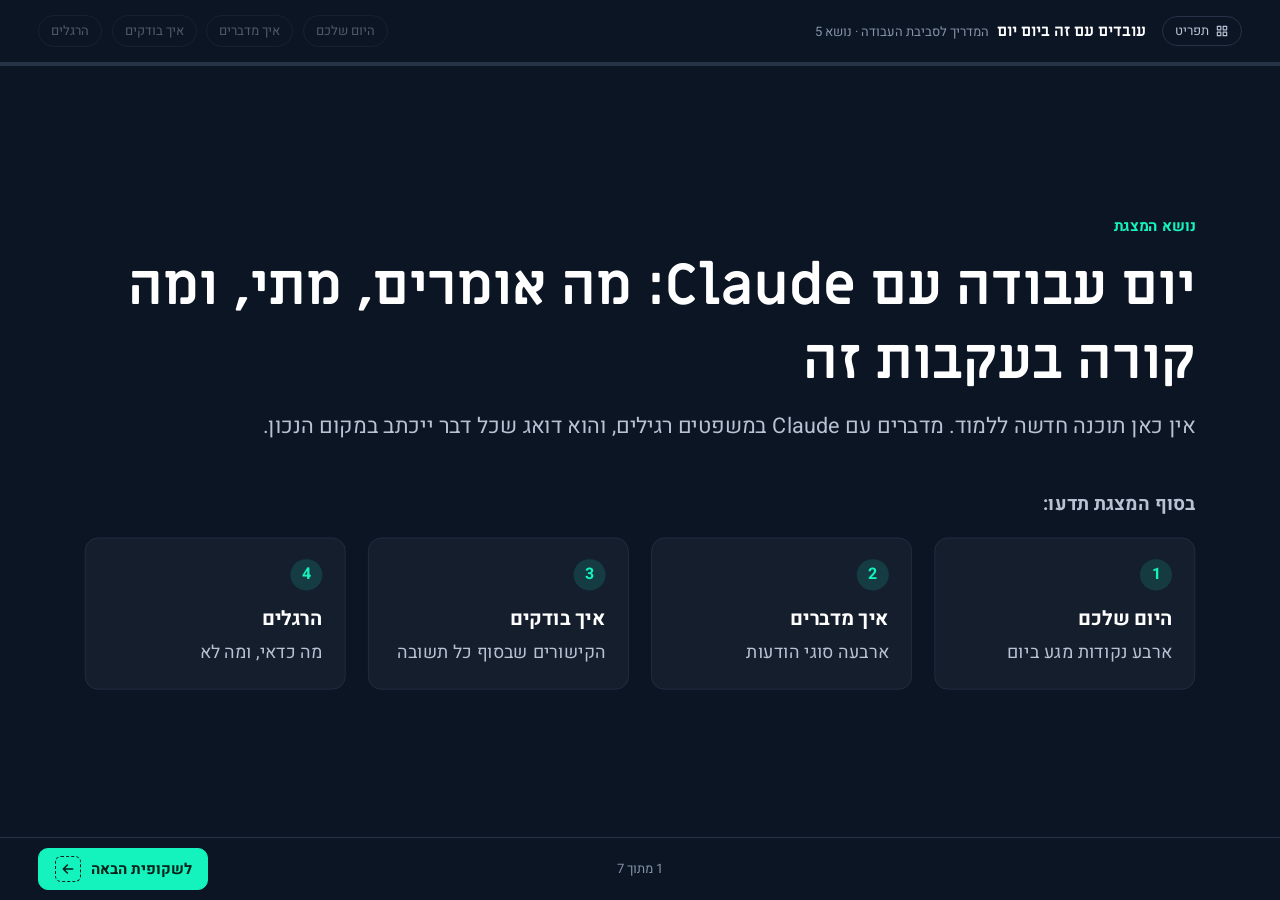
<file: starter/.claude/skills/introduction/daily.html>
<!doctype html>
<html lang="he" dir="rtl">
<head>
<meta charset="utf-8">
<meta name="viewport" content="width=device-width, initial-scale=1">
<meta name="robots" content="noindex, nofollow">
<title>עובדים עם זה ביום יום</title>
<link rel="preconnect" href="https://fonts.googleapis.com">
<link rel="preconnect" href="https://fonts.gstatic.com" crossorigin>
<link href="https://fonts.googleapis.com/css2?family=Heebo:wght@400;500;700&family=Miriam+Libre:wght@700&display=swap" rel="stylesheet">
<link rel="stylesheet" href="ppg-design-system.css">
<link rel="stylesheet" href="intro.css">
</head>
<body>
<div class="deck">

  <header>
    <div class="topbar">
      <a class="home" href="index.html" aria-label="חזרה לתפריט"><svg viewBox="0 0 24 24" aria-hidden="true"><path d="M4 4h6v6H4zM14 4h6v6h-6zM4 14h6v6H4zM14 14h6v6h-6z" fill="none" stroke="currentColor" stroke-width="2" stroke-linejoin="round"/></svg><span>תפריט</span></a>
      <div class="title">עובדים עם זה ביום יום<small data-ui>המדריך לסביבת העבודה · נושא <bdi dir="ltr">5</bdi></small></div>
      <nav class="parts" aria-label="חלקי המצגת">
        <button data-part="1">היום שלכם</button>
        <button data-part="2">איך מדברים</button>
        <button data-part="3">איך בודקים</button>
        <button data-part="4">הרגלים</button>
      </nav>
    </div>
    <div class="progress"><i></i></div>
  </header>

  <main class="stage" aria-live="polite">
   <div class="canvas">

    <section class="slide" id="s-cover" data-part="0">
      <div class="slide-inner cover">
        <div class="kicker">נושא המצגת</div>
        <h1>יום עבודה עם <bdi dir="ltr">Claude</bdi>: מה אומרים, מתי, ומה קורה בעקבות זה</h1>
        <p class="lead" style="margin-top:14px">אין כאן תוכנה חדשה ללמוד. מדברים עם <bdi dir="ltr">Claude</bdi> במשפטים רגילים, והוא דואג שכל דבר ייכתב במקום הנכון.</p>
        <div class="agenda-title">בסוף המצגת תדעו:</div>
        <ol class="agenda">
          <li data-agenda="1"><b>היום שלכם</b>ארבע נקודות מגע ביום</li>
          <li data-agenda="2"><b>איך מדברים</b>ארבעה סוגי הודעות</li>
          <li data-agenda="3"><b>איך בודקים</b>הקישורים שבסוף כל תשובה</li>
          <li data-agenda="4"><b>הרגלים</b>מה כדאי, ומה לא</li>
        </ol>
      </div>
    </section>

    <!-- ═════════ חלק 1 ═════════ -->
    <section class="slide" id="s-loop" data-part="1" data-stages="3">
      <div class="slide-inner">
        <div class="kicker">היום שלכם</div>
        <h2>ביום עבודה יש ארבע נקודות מגע עם <bdi dir="ltr">Claude</bdi></h2>
        <div class="journey">
          <div class="node"><div class="ico" aria-hidden="true">☀️</div><div class="t">בבוקר</div><div class="s"><bdi dir="ltr" class="cmd">/start-day</bdi>: מה דחוף, ומי מחכה</div></div>
          <div class="node" data-stage="1"><div class="ico" aria-hidden="true">💬</div><div class="t">לאורך היום</div><div class="s">אומרים עובדות, ופותחים משימות</div></div>
          <div class="node" data-stage="2"><div class="ico" aria-hidden="true">📥</div><div class="t">כשמגיע קובץ</div><div class="s">שמים ב-<bdi dir="ltr">raw/inbox</bdi>, ואז <bdi dir="ltr" class="cmd">/process-vault</bdi></div></div>
          <div class="node" data-stage="3"><div class="ico" aria-hidden="true">🌙</div><div class="t">בסוף היום</div><div class="s"><bdi dir="ltr" class="cmd">/end-of-session</bdi>: היום נרשם ביומן</div></div>
        </div>
        <div class="rule" style="margin-top:1.6rem" data-stage="3">בין לבין עובדים כרגיל. <bdi dir="ltr">Claude</bdi> לא מחליף את הכלים שלכם. הוא חוסך את הדפדוף ביניהם.</div>
      </div>
    </section>

    <!-- ═════════ חלק 2 ═════════ -->
    <section class="slide" id="s-talk" data-part="2">
      <div class="slide-inner">
        <div class="kicker">איך מדברים</div>
        <h2>יש ארבעה סוגי הודעות, ו-<bdi dir="ltr">Claude</bdi> מטפל בכל סוג אחרת</h2>
        <div class="cols">
          <table class="data pick narrow" id="talk-table" role="radiogroup" aria-label="סוג ההודעה">
            <thead><tr><th>בחרו סוג</th><th>מתי</th></tr></thead>
            <tbody>
              <tr data-k="fact" role="radio" tabindex="0"><td><span class="radio" aria-hidden="true"></span>עובדה</td><td>משהו חדש שקרה</td></tr>
              <tr data-k="question" role="radio" tabindex="0"><td><span class="radio" aria-hidden="true"></span>שאלה</td><td>משהו שרוצים לדעת</td></tr>
              <tr data-k="task" role="radio" tabindex="0"><td><span class="radio" aria-hidden="true"></span>משימה</td><td>משהו שצריך לעשות</td></tr>
              <tr data-k="fix" role="radio" tabindex="0"><td><span class="radio" aria-hidden="true"></span>תיקון</td><td>משהו ש-<bdi dir="ltr">Claude</bdi> עשה לא טוב</td></tr>
            </tbody>
          </table>
          <div>
            <div class="chat">
              <div class="chat-bar">Claude Code</div>
              <div class="chat-body">
                <div class="me"><span class="who">אתם כותבים</span><p id="tk-me"></p></div>
                <div class="cl"><span class="who">מה <bdi dir="ltr">Claude</bdi> עושה</span><p id="tk-cl"></p></div>
              </div>
            </div>
            <div class="touch" id="tk-where" style="margin-top:1rem;padding:.6rem .9rem;border-radius:.6rem;background:var(--surface-2);color:var(--ink-2);font-size:.92rem"></div>
          </div>
        </div>
      </div>
    </section>

    <!-- ═════════ חלק 3 ═════════ -->
    <section class="slide" id="s-links" data-part="3" data-stages="1">
      <div class="slide-inner">
        <div class="kicker">איך בודקים</div>
        <h2>בסוף כל תשובה שנגעה בקובץ מופיעים קישורים, וכך בודקים את <bdi dir="ltr">Claude</bdi></h2>
        <div class="cols even">
          <div class="stack">
            <p><bdi dir="ltr">Claude</bdi> לא מבקש שתסמכו עליו. אחרי כל שינוי הוא מראה אילו קבצים השתנו, ומה השתנה בכל אחד.</p>
            <div class="card">
              <span class="stamp">מה עושים</span>
              <p style="margin-top:8px">לוחצים על הקישור. הקובץ נפתח, ורואים בדיוק מה נכתב.</p>
            </div>
            <div class="rule" data-stage="1">מספר, תאריך, או שם של לקוח: מציצים בקישור לפני שסומכים על זה.</div>
          </div>
          <div class="chat">
            <div class="chat-bar">Claude Code</div>
            <div class="chat-body">
              <div class="cl">
                <span class="who"><bdi dir="ltr">Claude</bdi> עונה</span>
                <p>עדכנתי את התקציב החודשי של אורבן בייק.</p>
                <div class="files" data-stage="1">
                  <b>קבצים שהשתנו</b>
                  <span><span class="fake-link"><bdi dir="ltr">urban-bike.md</bdi></span> · תקציב חודשי חדש, עם התאריך</span>
                  <span><span class="fake-link"><bdi dir="ltr">_tasks.md</bdi></span> · משימה לעדכן את הקמפיינים</span>
                </div>
              </div>
            </div>
          </div>
        </div>
      </div>
    </section>

    <!-- ═════════ חלק 4 ═════════ -->
    <section class="slide" id="s-once" data-part="4">
      <div class="slide-inner">
        <div class="kicker">תיקון</div>
        <h2>תיקון נותנים ל-<bdi dir="ltr">Claude</bdi> פעם אחת, והוא הופך לכלל</h2>
        <div class="cols even">
          <div class="stack">
            <p><bdi dir="ltr">Claude</bdi> כתב לכם סיכום של שלושה עמודים, ורציתם חצי עמוד.</p>
            <div class="predict" data-unlocks="once-rule">
              <div class="q">מה הדרך הנכונה לטפל בזה?</div>
              <div class="choices">
                <button>לקצר בעצמכם, ולהמשיך הלאה</button>
                <button data-correct>לומר לו פעם אחת מה לשנות מעכשיו</button>
                <button>לכתוב לו את זה מחדש בכל בקשה</button>
              </div>
              <div class="feedback">
                <p class="fb-right" hidden><span class="hl">נכון.</span></p>
                <p class="fb-wrong" hidden><span class="hl-r">התשובה: אומרים לו פעם אחת מה לשנות מעכשיו.</span></p>
                <p>כשאתם מתקנים אותו, <bdi dir="ltr">Claude</bdi> רושם את התיקון בקובץ הכללים באותה תשובה. מהפעם הבאה הוא עובד לפיו.</p>
              </div>
            </div>
          </div>
          <div id="once-rule" class="locked is-locked stack">
            <div class="card mint">
              <h3>המילה שעושה את ההבדל: מעכשיו</h3>
              <p><span class="say">זה ארוך מדי</span> מתקן תשובה אחת. <span class="say">מעכשיו תכתוב קצר</span> מתקן את כל התשובות הבאות.</p>
            </div>
            <div class="rule">הכללים שלכם נמצאים ב-<bdi dir="ltr">_rules.md</bdi>, ואפשר לקרוא אותם בכל רגע.</div>
          </div>
        </div>
      </div>
    </section>

    <section class="slide" id="s-habits" data-part="4" data-stages="1">
      <div class="slide-inner">
        <div class="kicker">הרגלים</div>
        <h2>ארבעה דברים שכדאי לעשות, וארבעה שלא</h2>
        <div class="cols even">
          <div class="card mint">
            <h3>כדאי</h3>
            <ul class="checks">
              <li>לומר את שם הלקוח במשפט</li>
              <li>לכתוב החלטה ל-<bdi dir="ltr">Claude</bdi> ברגע שהיא מתקבלת</li>
              <li>להציץ בקישור כשיש מספר או תאריך</li>
              <li>לסגור כל יום עם <bdi dir="ltr" class="cmd">/end-of-session</bdi></li>
            </ul>
          </div>
          <div class="card red" data-stage="1">
            <h3>לא כדאי</h3>
            <ul class="crosses">
              <li>להדביק סיסמה או קוד בשיחה</li>
              <li>לסמוך על מספר שאין לו מקור</li>
              <li>להשאיר החלטה חשובה רק בשיחה</li>
              <li>לשנות את <bdi dir="ltr">CLAUDE.md</bdi> ביד</li>
            </ul>
          </div>
        </div>
      </div>
    </section>

    <section class="slide" id="s-end" data-part="4">
      <div class="slide-inner cover">
        <div class="kicker">סיכום</div>
        <h2>מה חשוב לזכור</h2>
        <table class="data" style="margin-top:1.2rem">
          <tbody>
            <tr><td><b>היום שלכם</b></td><td>בוקר עם <bdi dir="ltr" class="cmd">/start-day</bdi>, עובדות ומשימות לאורך היום, קבצים ל-<bdi dir="ltr">raw/inbox</bdi>, וסיום עם <bdi dir="ltr" class="cmd">/end-of-session</bdi>.</td></tr>
            <tr><td><b>איך מדברים</b></td><td>עובדה נכתבת, על שאלה <bdi dir="ltr">Claude</bdi> עונה מתוך ה-<bdi dir="ltr">vault</bdi>, משימה נפתחת, ותיקון הופך לכלל.</td></tr>
            <tr><td><b>איך בודקים</b></td><td>בסוף כל תשובה שנגעה בקובץ יש קישורים. לחיצה אחת מראה מה <bdi dir="ltr">Claude</bdi> כתב.</td></tr>
            <tr><td><b>הרגלים</b></td><td>שם הלקוח במשפט, תיקון נותנים פעם אחת, ושום החלטה חשובה לא נשארת רק בשיחה.</td></tr>
          </tbody>
        </table>
        <div class="end-actions">
          <a class="btn primary" href="skills.html">למצגת הבאה: כל הסקילים<svg viewBox="0 0 24 24" aria-hidden="true"><path d="M19 12H5M11 6l-6 6 6 6" fill="none" stroke="currentColor" stroke-width="2.4" stroke-linecap="round" stroke-linejoin="round"/></svg></a>
          <a class="btn" href="index.html">חזרה לתפריט</a>
        </div>
      </div>
    </section>

   </div>
  </main>

  <footer class="navbar">
    <button class="btn navbtn" id="prev" aria-keyshortcuts="ArrowRight"><span class="key"><svg viewBox="0 0 24 24" aria-hidden="true"><path d="M5 12h14M13 6l6 6-6 6" fill="none" stroke="currentColor" stroke-width="2.4" stroke-linecap="round" stroke-linejoin="round"/></svg></span><span class="lbl">הקודם</span></button>
    <span class="count" id="count" data-ui></span>
    <button class="btn primary navbtn" id="next" aria-keyshortcuts="ArrowLeft"><span class="lbl">המשך</span><span class="key"><svg viewBox="0 0 24 24" aria-hidden="true"><path d="M19 12H5M11 6l-6 6 6 6" fill="none" stroke="currentColor" stroke-width="2.4" stroke-linecap="round" stroke-linejoin="round"/></svg></span></button>
  </footer>
</div>

<script src="intro.js"></script>
<script>
window.DeckHooks = {
  /* the explorer: the kind of message is the control, the chat beside it shows what happens to it */
  's-talk'(s) {
    const D = {
      fact: { me: 'הלקוח אורבן בייק אישר להעלות את התקציב החודשי ב-<bdi dir="ltr">20%</bdi>',
              cl: 'רושם את זה בדף הלקוח, תחת ההחלטות, עם התאריך של היום.',
              where: 'נכתב לדף הלקוח שב-<bdi dir="ltr">vault</bdi>.' },
      question: { me: 'מי ראש הצוות של אורבן בייק, ומה פתוח מולם?',
                  cl: 'קורא את דף הלקוח, עונה מתוכו, ומציין מאיזה קובץ התשובה.',
                  where: 'שום דבר לא נכתב. <bdi dir="ltr">Claude</bdi> רק קורא.' },
      task: { me: 'צריך להחליף קריאייטיב לאורבן בייק עד יום חמישי',
              cl: 'פותח משימה ב-<bdi dir="ltr">Notion</bdi>, על הלקוח ועל שמכם, ומחזיר קישור.',
              where: 'נכתב ל-<bdi dir="ltr">Notion</bdi>, ומועתק ל-<bdi dir="ltr">vault</bdi>.' },
      fix: { me: 'מעכשיו תכתוב לי תשובות קצרות יותר',
             cl: 'רושם את זה בכללים, עם התאריך. מהתשובה הבאה זה חלק מהכללים.',
             where: 'נכתב ל-<bdi dir="ltr">_rules.md</bdi>, ולא צריך לחזור על זה.' }
    };
    Intro.picker(s, '#talk-table', D, {
      '#tk-me': d => d.me,
      '#tk-cl': d => d.cl,
      '#tk-where': d => d.where
    });
  }
};
</script>
<script src="deck.js"></script>
</body>
</html>
</file>
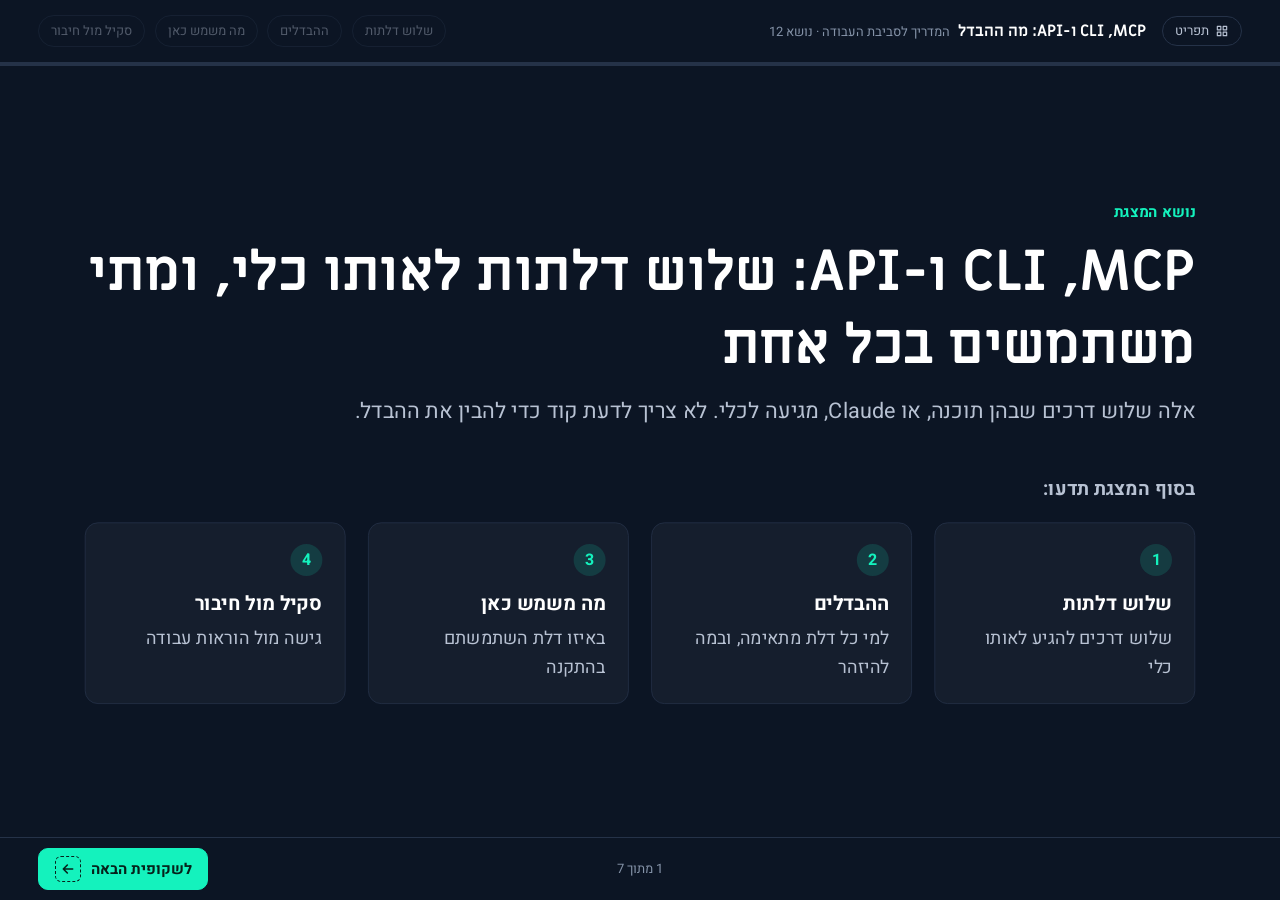
<file: starter/.claude/skills/introduction/mcp-cli-api.html>
<!doctype html>
<html lang="he" dir="rtl">
<head>
<meta charset="utf-8">
<meta name="viewport" content="width=device-width, initial-scale=1">
<meta name="robots" content="noindex, nofollow">
<title>MCP, CLI ו-API: מה ההבדל</title>
<link rel="preconnect" href="https://fonts.googleapis.com">
<link rel="preconnect" href="https://fonts.gstatic.com" crossorigin>
<link href="https://fonts.googleapis.com/css2?family=Heebo:wght@400;500;700&family=Miriam+Libre:wght@700&display=swap" rel="stylesheet">
<link rel="stylesheet" href="ppg-design-system.css">
<link rel="stylesheet" href="intro.css">
</head>
<body>
<div class="deck">

  <header>
    <div class="topbar">
      <a class="home" href="index.html" aria-label="חזרה לתפריט"><svg viewBox="0 0 24 24" aria-hidden="true"><path d="M4 4h6v6H4zM14 4h6v6h-6zM4 14h6v6H4zM14 14h6v6h-6z" fill="none" stroke="currentColor" stroke-width="2" stroke-linejoin="round"/></svg><span>תפריט</span></a>
      <div class="title"><bdi dir="ltr">MCP</bdi>, <bdi dir="ltr">CLI</bdi> ו-<bdi dir="ltr">API</bdi>: מה ההבדל<small data-ui>המדריך לסביבת העבודה · נושא <bdi dir="ltr">12</bdi></small></div>
      <nav class="parts" aria-label="חלקי המצגת">
        <button data-part="1">שלוש דלתות</button>
        <button data-part="2">ההבדלים</button>
        <button data-part="3">מה משמש כאן</button>
        <button data-part="4">סקיל מול חיבור</button>
      </nav>
    </div>
    <div class="progress"><i></i></div>
  </header>

  <main class="stage" aria-live="polite">
   <div class="canvas">

    <section class="slide" id="s-cover" data-part="0">
      <div class="slide-inner cover">
        <div class="kicker">נושא המצגת</div>
        <h1><bdi dir="ltr">MCP</bdi>, <bdi dir="ltr">CLI</bdi> ו-<bdi dir="ltr">API</bdi>: שלוש דלתות לאותו כלי, ומתי משתמשים בכל אחת</h1>
        <p class="lead" style="margin-top:14px">אלה שלוש דרכים שבהן תוכנה, או <bdi dir="ltr">Claude</bdi>, מגיעה לכלי. לא צריך לדעת קוד כדי להבין את ההבדל.</p>
        <div class="agenda-title">בסוף המצגת תדעו:</div>
        <ol class="agenda">
          <li data-agenda="1"><b>שלוש דלתות</b>שלוש דרכים להגיע לאותו כלי</li>
          <li data-agenda="2"><b>ההבדלים</b>למי כל דלת מתאימה, ובמה להיזהר</li>
          <li data-agenda="3"><b>מה משמש כאן</b>באיזו דלת השתמשתם בהתקנה</li>
          <li data-agenda="4"><b>סקיל מול חיבור</b>גישה מול הוראות עבודה</li>
        </ol>
      </div>
    </section>

    <!-- ═════════ חלק 1 ═════════ -->
    <section class="slide" id="s-doors" data-part="1" data-stages="3">
      <div class="slide-inner">
        <div class="kicker">שלוש דלתות</div>
        <h2>יש שלוש דרכים להגיע לאותו כלי, כמו שלוש דלתות לאותו בניין</h2>
        <div class="grid3">
          <div class="card">
            <span class="stamp"><bdi dir="ltr">API</bdi></span>
            <h3 style="margin-top:10px">דלת השירות, בשביל תוכנות</h3>
            <p>בקשות מדויקות בפורמט קבוע. צריך מפתח, ומישהו שכותב קוד.</p>
          </div>
          <div class="card" data-stage="1">
            <span class="stamp"><bdi dir="ltr">CLI</bdi></span>
            <h3 style="margin-top:10px">דלת ההקלדה</h3>
            <p>תוכנה שמפעילים בהקלדת פקודות בחלון טרמינל. ב-<bdi dir="ltr">Windows</bdi> החלון הזה הוא <bdi dir="ltr">PowerShell</bdi>.</p>
          </div>
          <div class="card mint" data-stage="2">
            <span class="stamp mint"><bdi dir="ltr">MCP</bdi></span>
            <h3 style="margin-top:10px">הדלת המוכנה, שנבנתה בשביל <bdi dir="ltr">AI</bdi></h3>
            <p>מחבר שאומר ל-<bdi dir="ltr">Claude</bdi> מה הוא יכול לעשות. מתחברים פעם אחת בדפדפן, בלי קוד.</p>
          </div>
        </div>
        <div class="rule" style="margin-top:1.6rem" data-stage="3">אותו בניין, שלוש דלתות. ההבדל הוא למי כל דלת מתאימה, וכמה עבודה צריך כדי לפתוח אותה.</div>
      </div>
    </section>

    <!-- ═════════ חלק 2 ═════════ -->
    <section class="slide" id="s-compare" data-part="2">
      <div class="slide-inner">
        <div class="kicker">ההבדלים</div>
        <h2>שלוש הדלתות שונות בשלושה דברים: מי משתמש בהן, איך מתחברים, ובמה להיזהר</h2>
        <div class="cols">
          <table class="data pick narrow" id="door-table" role="radiogroup" aria-label="בחירת דלת">
            <thead><tr><th>בחרו דלת</th><th>במילה אחת</th></tr></thead>
            <tbody>
              <tr data-k="API" role="radio" tabindex="0"><td><span class="radio" aria-hidden="true"></span><bdi dir="ltr">API</bdi></td><td>תוכנות</td></tr>
              <tr data-k="CLI" role="radio" tabindex="0"><td><span class="radio" aria-hidden="true"></span><bdi dir="ltr">CLI</bdi></td><td>הקלדה</td></tr>
              <tr data-k="MCP" role="radio" tabindex="0"><td><span class="radio" aria-hidden="true"></span><bdi dir="ltr">MCP</bdi></td><td>חיבור מוכן</td></tr>
            </tbody>
          </table>
          <div class="detail">
            <span class="stamp mint"><bdi dir="ltr" id="dr-name"></bdi></span>
            <h3 id="dr-title"></h3>
            <div class="lbl">למי זה מתאים</div>
            <p id="dr-who"></p>
            <div class="lbl">איך מתחברים</div>
            <p id="dr-how"></p>
            <div class="lbl">דוגמה בסביבה הזו</div>
            <p id="dr-here"></p>
            <div class="lbl">במה להיזהר</div>
            <div class="touch" id="dr-watch"></div>
          </div>
        </div>
      </div>
    </section>

    <section class="slide" id="s-wrap" data-part="2" data-stages="3">
      <div class="slide-inner">
        <div class="kicker">מה מחבר ביניהן</div>
        <h2>חיבור <bdi dir="ltr">MCP</bdi> הוא בדרך כלל ה-<bdi dir="ltr">API</bdi> של הכלי, עטוף בצורה ש-<bdi dir="ltr">AI</bdi> מבין</h2>
        <div class="journey">
          <div class="node"><div class="ico" aria-hidden="true">🤖</div><div class="t"><bdi dir="ltr">Claude</bdi></div><div class="s">צריך להגיע לכלי</div></div>
          <div class="node" data-stage="1"><div class="ico" aria-hidden="true">🔌</div><div class="t">חיבור <bdi dir="ltr">MCP</bdi></div><div class="s">הצורה ש-<bdi dir="ltr">AI</bdi> מבין, ואומרת מה אפשר לעשות</div></div>
          <div class="node" data-stage="2"><div class="ico" aria-hidden="true">⚙️</div><div class="t">ה-<bdi dir="ltr">API</bdi> של הכלי</div><div class="s">דלת התוכנות, מאחורי הקלעים</div></div>
          <div class="node" data-stage="2"><div class="ico" aria-hidden="true">📋</div><div class="t">הכלי</div><div class="s">למשל <bdi dir="ltr">Notion</bdi></div></div>
        </div>
        <div class="card mint" data-stage="3" style="margin-top:1.4rem">
          <span class="stamp mint">כלל אצבע</span>
          <ol class="order">
            <li><span>יש חיבור: משתמשים בו</span></li>
            <li><span>קבצים ותוכנות במחשב שלכם: <bdi dir="ltr">CLI</bdi>, עם <bdi dir="ltr">Claude</bdi></span></li>
            <li><span>משהו מותאם שאין לו חיבור: עבודה של מפתח, עם <bdi dir="ltr">API</bdi></span></li>
          </ol>
        </div>
      </div>
    </section>

    <!-- ═════════ חלק 3 ═════════ -->
    <section class="slide" id="s-here" data-part="3">
      <div class="slide-inner">
        <div class="kicker">מה משמש כאן</div>
        <h2>בסביבה הזו כבר פתחתם שתי דלתות, ויש עוד אחת שעובדת מאחורי הקלעים</h2>
        <div class="cols even">
          <div class="stack">
            <p>בהתקנה של הסביבה פתחתם דלת, אולי בלי לשים לב.</p>
            <div class="predict" data-unlocks="here-rule">
              <div class="q">ההתקנה ביקשה מכם להדביק שורה ב-<bdi dir="ltr">PowerShell</bdi>. באיזו דלת השתמשתם?</div>
              <div class="choices">
                <button><bdi dir="ltr">MCP</bdi></button>
                <button data-correct><bdi dir="ltr">CLI</bdi></button>
                <button><bdi dir="ltr">API</bdi></button>
              </div>
              <div class="feedback">
                <p class="fb-right" hidden><span class="hl">נכון.</span></p>
                <p class="fb-wrong" hidden><span class="hl-r">התשובה: <bdi dir="ltr">CLI</bdi>.</span></p>
                <p>שורה שמדביקים בחלון טרמינל ומריצים היא <bdi dir="ltr">CLI</bdi>. ב-<bdi dir="ltr">Windows</bdi> החלון הזה הוא <bdi dir="ltr">PowerShell</bdi>.</p>
              </div>
            </div>
          </div>
          <div id="here-rule" class="locked is-locked stack">
            <div class="card mint">
              <span class="stamp mint"><bdi dir="ltr">CLI</bdi></span>
              <h3 style="margin-top:10px">שורת ההתקנה וההיסטוריה של ה-<bdi dir="ltr">vault</bdi></h3>
              <p><bdi dir="ltr">Claude</bdi> מריץ פקודות במחשב שלכם, ומבקש אישור לפני כל פקודה.</p>
            </div>
            <div class="card">
              <span class="stamp"><bdi dir="ltr">MCP</bdi></span>
              <h3 style="margin-top:10px">חמשת החיבורים</h3>
              <p><bdi dir="ltr">Notion</bdi>, <bdi dir="ltr">Slack</bdi>, <bdi dir="ltr">Gmail</bdi>, <bdi dir="ltr">Google Drive</bdi> ו-<bdi dir="ltr">Toffu</bdi>.</p>
            </div>
            <div class="rule"><bdi dir="ltr">API</bdi>: אתם לא נוגעים בו. החיבורים משתמשים בו מאחורי הקלעים.</div>
          </div>
        </div>
      </div>
    </section>

    <!-- ═════════ חלק 4 ═════════ -->
    <section class="slide" id="s-skill" data-part="4" data-stages="1">
      <div class="slide-inner">
        <div class="kicker">סקיל מול חיבור</div>
        <h2>חיבור נותן ל-<bdi dir="ltr">Claude</bdi> גישה, וסקיל אומר לו איך לעשות את העבודה</h2>
        <div class="cols even">
          <div class="card mint">
            <span class="stamp mint">חיבור</span>
            <h3 style="margin-top:10px">נותן גישה לכלי</h3>
            <p>למשל ל-<bdi dir="ltr">Notion</bdi>. בלי סקיל יש ל-<bdi dir="ltr">Claude</bdi> גישה, אבל הוא מאלתר בכל פעם.</p>
          </div>
          <div class="card">
            <span class="stamp">סקיל</span>
            <h3 style="margin-top:10px">אומר איך לעשות עבודה</h3>
            <p>הוראות לעבודה אחת, למשל איך לפתוח משימה. בלי חיבור אין לסקיל לאן לכתוב.</p>
          </div>
        </div>
        <div class="rule" style="margin-top:1.6rem" data-stage="1"><bdi dir="ltr" class="cmd">/add-task</bdi> הוא סקיל, והוא משתמש בחיבור ל-<bdi dir="ltr">Notion</bdi></div>
      </div>
    </section>

    <section class="slide" id="s-end" data-part="4">
      <div class="slide-inner cover">
        <div class="kicker">סיכום</div>
        <h2>מה חשוב לזכור</h2>
        <table class="data" style="margin-top:1.2rem">
          <tbody>
            <tr><td><b>שלוש דלתות</b></td><td><bdi dir="ltr">API</bdi> בשביל תוכנות ומפתחים, <bdi dir="ltr">CLI</bdi> להקלדת פקודות במחשב, ו-<bdi dir="ltr">MCP</bdi> לחיבורים שנבנו בשביל <bdi dir="ltr">AI</bdi>.</td></tr>
            <tr><td><b>ההבדלים</b></td><td>אם יש חיבור, משתמשים בו. קבצים ותוכנות במחשב שלכם הם <bdi dir="ltr">CLI</bdi> עם <bdi dir="ltr">Claude</bdi>. משהו מותאם בלי חיבור הוא עבודה של מפתח, עם <bdi dir="ltr">API</bdi>.</td></tr>
            <tr><td><b>מה משמש כאן</b></td><td>שורת ההתקנה היא <bdi dir="ltr">CLI</bdi>. החיבורים ל-<bdi dir="ltr">Notion</bdi>, <bdi dir="ltr">Slack</bdi>, <bdi dir="ltr">Gmail</bdi>, <bdi dir="ltr">Google Drive</bdi> ול-<bdi dir="ltr">Toffu</bdi> הם <bdi dir="ltr">MCP</bdi>.</td></tr>
            <tr><td><b>סקיל מול חיבור</b></td><td>חיבור נותן ל-<bdi dir="ltr">Claude</bdi> גישה לכלי, וסקיל אומר לו איך לעשות את העבודה. הם עובדים ביחד.</td></tr>
          </tbody>
        </table>
        <div class="end-actions">
          <a class="btn primary" href="index.html">חזרה לתפריט</a>
        </div>
      </div>
    </section>

   </div>
  </main>

  <footer class="navbar">
    <button class="btn navbtn" id="prev" aria-keyshortcuts="ArrowRight"><span class="key"><svg viewBox="0 0 24 24" aria-hidden="true"><path d="M5 12h14M13 6l6 6-6 6" fill="none" stroke="currentColor" stroke-width="2.4" stroke-linecap="round" stroke-linejoin="round"/></svg></span><span class="lbl">הקודם</span></button>
    <span class="count" id="count" data-ui></span>
    <button class="btn primary navbtn" id="next" aria-keyshortcuts="ArrowLeft"><span class="lbl">המשך</span><span class="key"><svg viewBox="0 0 24 24" aria-hidden="true"><path d="M19 12H5M11 6l-6 6 6 6" fill="none" stroke="currentColor" stroke-width="2.4" stroke-linecap="round" stroke-linejoin="round"/></svg></span></button>
  </footer>
</div>

<script src="intro.js"></script>
<script>
window.DeckHooks = {
  /* the explorer: the list of doors is the control, the card beside it shows the four fields of the chosen one */
  's-compare'(s) {
    const D = {
      'API': { title: 'בקשות מדויקות בפורמט קבוע',
        who: 'מפתחים',
        how: 'מפתח, וקוד שכותבים',
        here: 'אתם לא נוגעים בו. החיבורים משתמשים בו מאחורי הקלעים.',
        watch: 'מפתח שדלף' },
      'CLI': { title: 'פקודות שמקלידים בחלון טרמינל',
        who: 'מי שנוח לו עם טרמינל, ו-<bdi dir="ltr">Claude</bdi> אצלכם במחשב',
        how: 'מתקינים את התוכנה, ומקלידים פקודות',
        here: 'שורת ההתקנה שהדבקתם ב-<bdi dir="ltr">PowerShell</bdi>, וההיסטוריה של ה-<bdi dir="ltr">vault</bdi>',
        watch: 'פקודה לא נכונה משנה קבצים, ולכן קוראים מה <bdi dir="ltr">Claude</bdi> מבקש להריץ' },
      'MCP': { title: 'מחבר מוכן שנבנה בשביל <bdi dir="ltr">AI</bdi>',
        who: 'כולם',
        how: 'לוחצים <bdi dir="ltr" class="ui">Connect</bdi> ומתחברים',
        here: '<bdi dir="ltr">Notion</bdi>, <bdi dir="ltr">Slack</bdi>, <bdi dir="ltr">Gmail</bdi>, <bdi dir="ltr">Google Drive</bdi> ו-<bdi dir="ltr">Toffu</bdi>',
        watch: 'הוא עושה רק מה שהחיבור מאפשר' }
    };
    Intro.picker(s, '#door-table', D, {
      '#dr-name': (d, k) => k,
      '#dr-title': d => d.title,
      '#dr-who': d => d.who,
      '#dr-how': d => d.how,
      '#dr-here': d => d.here,
      '#dr-watch': d => d.watch
    });
  }
};
</script>
<script src="deck.js"></script>
</body>
</html>
</file>
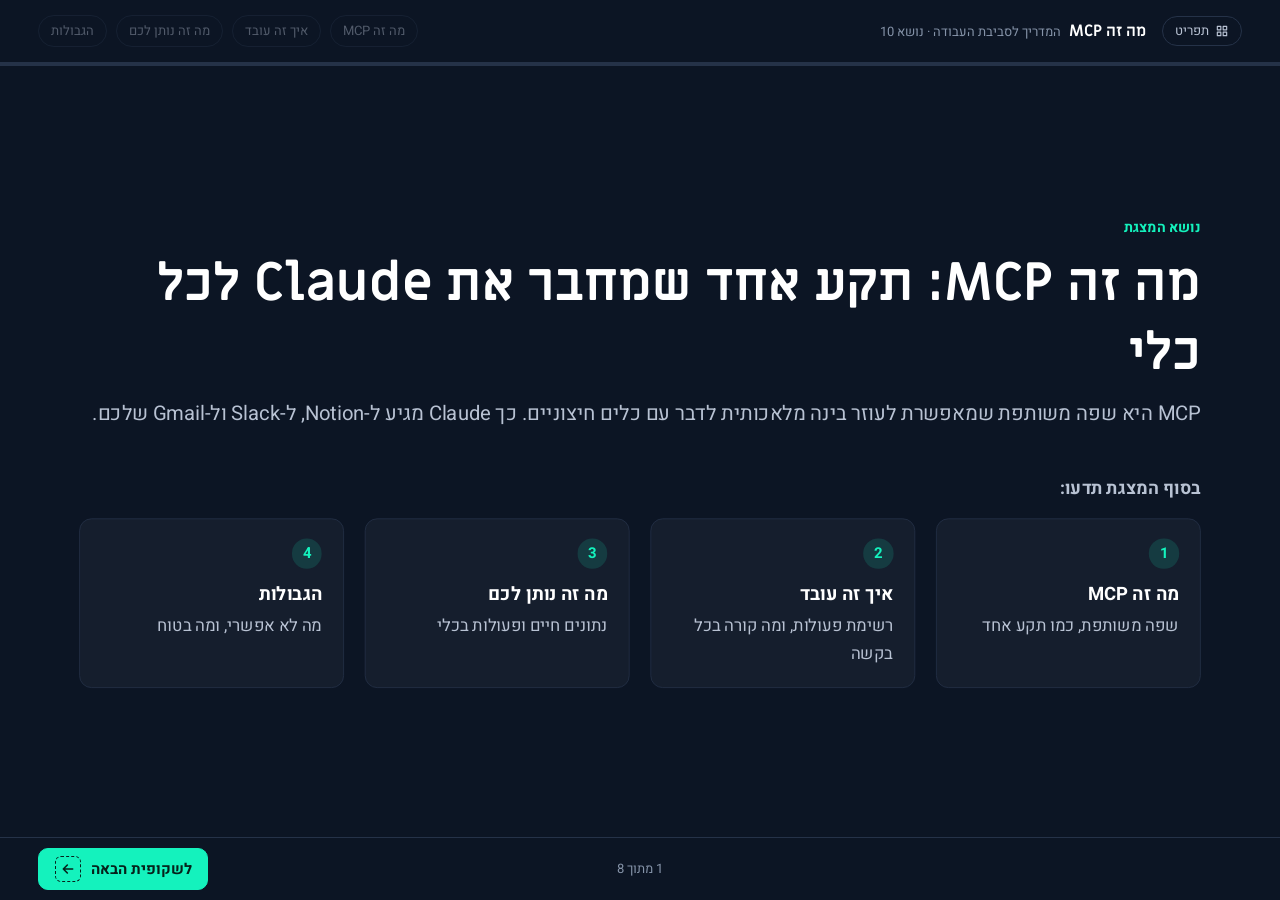
<file: starter/.claude/skills/introduction/mcp.html>
<!doctype html>
<html lang="he" dir="rtl">
<head>
<meta charset="utf-8">
<meta name="viewport" content="width=device-width, initial-scale=1">
<meta name="robots" content="noindex, nofollow">
<title>מה זה MCP</title>
<link rel="preconnect" href="https://fonts.googleapis.com">
<link rel="preconnect" href="https://fonts.gstatic.com" crossorigin>
<link href="https://fonts.googleapis.com/css2?family=Heebo:wght@400;500;700&family=Miriam+Libre:wght@700&display=swap" rel="stylesheet">
<link rel="stylesheet" href="ppg-design-system.css">
<link rel="stylesheet" href="intro.css">
</head>
<body>
<div class="deck">

  <header>
    <div class="topbar">
      <a class="home" href="index.html" aria-label="חזרה לתפריט"><svg viewBox="0 0 24 24" aria-hidden="true"><path d="M4 4h6v6H4zM14 4h6v6h-6zM4 14h6v6H4zM14 14h6v6h-6z" fill="none" stroke="currentColor" stroke-width="2" stroke-linejoin="round"/></svg><span>תפריט</span></a>
      <div class="title">מה זה <bdi dir="ltr">MCP</bdi><small data-ui>המדריך לסביבת העבודה · נושא <bdi dir="ltr">10</bdi></small></div>
      <nav class="parts" aria-label="חלקי המצגת">
        <button data-part="1">מה זה <bdi dir="ltr">MCP</bdi></button>
        <button data-part="2">איך זה עובד</button>
        <button data-part="3">מה זה נותן לכם</button>
        <button data-part="4">הגבולות</button>
      </nav>
    </div>
    <div class="progress"><i></i></div>
  </header>

  <main class="stage" aria-live="polite">
   <div class="canvas">

    <section class="slide" id="s-cover" data-part="0">
      <div class="slide-inner cover">
        <div class="kicker">נושא המצגת</div>
        <h1>מה זה <bdi dir="ltr">MCP</bdi>: תקע אחד שמחבר את <bdi dir="ltr">Claude</bdi> לכל כלי</h1>
        <p class="lead" style="margin-top:14px"><bdi dir="ltr">MCP</bdi> היא שפה משותפת שמאפשרת לעוזר בינה מלאכותית לדבר עם כלים חיצוניים. כך <bdi dir="ltr">Claude</bdi> מגיע ל-<bdi dir="ltr">Notion</bdi>, ל-<bdi dir="ltr">Slack</bdi> ול-<bdi dir="ltr">Gmail</bdi> שלכם.</p>
        <div class="agenda-title">בסוף המצגת תדעו:</div>
        <ol class="agenda">
          <li data-agenda="1"><b>מה זה <bdi dir="ltr">MCP</bdi></b>שפה משותפת, כמו תקע אחד</li>
          <li data-agenda="2"><b>איך זה עובד</b>רשימת פעולות, ומה קורה בכל בקשה</li>
          <li data-agenda="3"><b>מה זה נותן לכם</b>נתונים חיים ופעולות בכלי</li>
          <li data-agenda="4"><b>הגבולות</b>מה לא אפשרי, ומה בטוח</li>
        </ol>
      </div>
    </section>

    <!-- ═════════ חלק 1 ═════════ -->
    <section class="slide" id="s-what" data-part="1" data-stages="2">
      <div class="slide-inner">
        <div class="kicker">מה זה <bdi dir="ltr">MCP</bdi></div>
        <h2><bdi dir="ltr">MCP</bdi> הוא תקע אחד: כלי בונה מחבר פעם אחת, וכל בינה מלאכותית יכולה להשתמש בו</h2>
        <div class="cols even">
          <div class="card red">
            <span class="stamp red">לפני</span>
            <h3 style="margin-top:10px">חיבור מיוחד לכל כלי ולכל עוזר</h3>
            <p>כל כלי היה צריך לבנות חיבור משלו מול כל בינה מלאכותית.</p>
          </div>
          <div class="card mint" data-stage="1">
            <span class="stamp mint">עם <bdi dir="ltr">MCP</bdi></span>
            <h3 style="margin-top:10px">מחבר אחד, ולכולם</h3>
            <p>הכלי בונה מחבר אחד. כל בינה מלאכותית שמדברת <bdi dir="ltr">MCP</bdi> יכולה להשתמש בו.</p>
          </div>
        </div>
        <div class="rule" style="margin-top:1.6rem" data-stage="2"><bdi dir="ltr">MCP</bdi> הם ראשי התיבות של <bdi dir="ltr">Model Context Protocol</bdi>. זה תקן פתוח ש-<bdi dir="ltr">Anthropic</bdi> פרסמה בסוף 2024.</div>
      </div>
    </section>

    <!-- ═════════ חלק 2 ═════════ -->
    <section class="slide" id="s-sides" data-part="2" data-stages="1">
      <div class="slide-inner">
        <div class="kicker">איך זה עובד</div>
        <h2>לכל כלי יש מחבר שמפרסם רשימת פעולות, ו-<bdi dir="ltr">Claude</bdi> בוחר ממנה</h2>
        <div class="cols even">
          <div class="stack">
            <div class="card">
              <span class="stamp">צד אחד</span>
              <h3 style="margin-top:10px">הכלי</h3>
              <p>מציע מחבר. בשפה הטכנית קוראים לו <bdi dir="ltr">MCP server</bdi>, והוא מפרסם רשימה של פעולות שהוא יודע לעשות.</p>
            </div>
            <div class="card">
              <span class="stamp">צד שני</span>
              <h3 style="margin-top:10px"><bdi dir="ltr">Claude</bdi></h3>
              <p>קורא את הרשימה, ומחליט מתי צריך פעולה ממנה בשביל מה שביקשתם.</p>
            </div>
          </div>
          <div class="detail" data-stage="1">
            <span class="stamp mint">מחבר לדוגמה</span>
            <h3>הפעולות שהוא מפרסם</h3>
            <div class="lbl">הרשימה</div>
            <ul>
              <li>חיפוש הודעות</li>
              <li>קריאת דף</li>
              <li>יצירת משימה</li>
            </ul>
            <div class="touch"><bdi dir="ltr">Claude</bdi> קורא את הרשימה, ובוחר פעולה שמתאימה למה שביקשתם.</div>
          </div>
        </div>
      </div>
    </section>

    <section class="slide" id="s-flow" data-part="2" data-stages="3">
      <div class="slide-inner">
        <div class="kicker">מה קורה בכל בקשה</div>
        <h2>בכל בקשה <bdi dir="ltr">Claude</bdi> בוחר פעולה, והמחבר מבצע אותה בתוך הכלי</h2>
        <div class="journey">
          <div class="node"><div class="ico" aria-hidden="true">🙋</div><div class="t">אתם שואלים</div><div class="s">למשל, לפתוח משימה ב-<bdi dir="ltr">Notion</bdi></div></div>
          <div class="node" data-stage="1"><div class="ico" aria-hidden="true">🤖</div><div class="t"><bdi dir="ltr">Claude</bdi> בוחר</div><div class="s">פעולה אחת מהרשימה של המחבר</div></div>
          <div class="node" data-stage="2"><div class="ico" aria-hidden="true">🔌</div><div class="t">המחבר מבצע</div><div class="s">בתוך הכלי, עם ההרשאות שלכם</div></div>
          <div class="node" data-stage="3"><div class="ico" aria-hidden="true">✅</div><div class="t">התוצאה חוזרת</div><div class="s"><bdi dir="ltr">Claude</bdi> עונה לכם</div></div>
        </div>
        <div class="cols even">
          <div class="rule" data-stage="2">הפעולה מתבצעת עם ההרשאות שלכם, ולא עם הרשאות מיוחדות של <bdi dir="ltr">Claude</bdi>.</div>
          <aside class="dyk" data-stage="3" style="margin-top:0"><p>מתחברים פעם אחת, בדפדפן, עם החשבון שלכם. מאותו רגע <bdi dir="ltr">Claude</bdi> רואה רק מה שאתם רואים.</p></aside>
        </div>
      </div>
    </section>

    <!-- ═════════ חלק 3 ═════════ -->
    <section class="slide" id="s-gives" data-part="3">
      <div class="slide-inner">
        <div class="kicker">מה זה נותן לכם</div>
        <h2><bdi dir="ltr">MCP</bdi> חוסך מעבר בין כלים, ונותן ל-<bdi dir="ltr">Claude</bdi> מידע חי ופעולות בכלי</h2>
        <div class="grid3">
          <div class="card">
            <span class="stamp">בלי העתק והדבק</span>
            <h3 style="margin-top:10px">לא מעבירים טקסט בין כלים</h3>
            <p><bdi dir="ltr">Claude</bdi> קורא ישר מהכלי, ואתם לא מעתיקים מחלון לחלון.</p>
          </div>
          <div class="card">
            <span class="stamp">נתונים חיים</span>
            <h3 style="margin-top:10px">תשובה ממה שיש בכלי עכשיו</h3>
            <p><bdi dir="ltr">Claude</bdi> שואל את הכלי ברגע הבקשה, והתשובה באה מהמידע שיש שם כרגע.</p>
          </div>
          <div class="card">
            <span class="stamp">פעולות</span>
            <h3 style="margin-top:10px">משפט אחד, ופעולה בכלי</h3>
            <p>אתם מבקשים, ו-<bdi dir="ltr">Claude</bdi> פותח משימה ב-<bdi dir="ltr">Notion</bdi> בלי שתיכנסו אליו.</p>
          </div>
        </div>
        <div class="cols even" style="margin-top:1.4rem">
          <div class="rule">בסביבת העבודה הזו, החיבורים ל-<bdi dir="ltr">Notion</bdi>, ל-<bdi dir="ltr">Slack</bdi>, ל-<bdi dir="ltr">Gmail</bdi>, ל-<bdi dir="ltr">Google Drive</bdi> ול-<bdi dir="ltr">Toffu</bdi> הם כולם <bdi dir="ltr">MCP</bdi>.</div>
          <aside class="dyk" style="margin-top:0"><p><bdi dir="ltr" class="ui">Custom connector</bdi> פירושו להדביק את הכתובת של מחבר כזה. כך מוסיפים את <bdi dir="ltr">Toffu</bdi>.</p></aside>
        </div>
      </div>
    </section>

    <!-- ═════════ חלק 4 ═════════ -->
    <section class="slide" id="s-limits" data-part="4">
      <div class="slide-inner">
        <div class="kicker">הגבולות</div>
        <h2>מחבר עושה רק את הפעולות שנבנו בו, ולא יותר</h2>
        <div class="cols even">
          <div class="stack">
            <p>ביקשתם מ-<bdi dir="ltr">Claude</bdi> למחוק משימה ב-<bdi dir="ltr">Notion</bdi>, ובחיבור אין פעולה של מחיקה.</p>
            <div class="predict" data-unlocks="limits-rule">
              <div class="q">מה יקרה?</div>
              <div class="choices">
                <button><bdi dir="ltr">Claude</bdi> ימחק אותה בכל זאת</button>
                <button data-correct><bdi dir="ltr">Claude</bdi> יגיד שהוא לא יכול, כי הפעולה לא קיימת במחבר</button>
                <button><bdi dir="ltr">Claude</bdi> יבקש מכם סיסמה</button>
              </div>
              <div class="feedback">
                <p class="fb-right" hidden><span class="hl">נכון.</span></p>
                <p class="fb-wrong" hidden><span class="hl-r">התשובה: <bdi dir="ltr">Claude</bdi> אומר שהוא לא יכול, כי הפעולה לא קיימת במחבר.</span></p>
                <p>מחבר יכול לעשות רק את הפעולות שמי שבנה אותו הכניס אליו. אין פעולת מחיקה, ולכן <bdi dir="ltr">Claude</bdi> לא יכול למחוק.</p>
              </div>
            </div>
          </div>
          <div id="limits-rule" class="locked is-locked stack">
            <div class="card mint">
              <h3>שלושה גבולות לזכור</h3>
              <ol class="order">
                <li><span>מחבר עושה רק את הפעולות שנבנו בו</span></li>
                <li><span>מחבר יכול להתנתק, ואז מחברים אותו שוב</span></li>
                <li><span><bdi dir="ltr">Claude</bdi> משתמש רק בחיבורים שמחוברים בחשבון שלכם</span></li>
              </ol>
            </div>
          </div>
        </div>
      </div>
    </section>

    <section class="slide" id="s-safe" data-part="4">
      <div class="slide-inner">
        <div class="kicker">בטיחות</div>
        <h2>אף פעם לא מדביקים סיסמה בשיחה, והסקילים לא שולחים הודעה בשמכם</h2>
        <div class="grid3">
          <div class="card red">
            <span class="stamp red">כלל ברזל</span>
            <h3 style="margin-top:10px">לא מדביקים סיסמה או מפתח</h3>
            <p>ההתחברות נעשית פעם אחת, בדפדפן, עם החשבון שלכם. בשיחה לא כותבים סיסמה ולא קוד.</p>
          </div>
          <div class="card">
            <span class="stamp">הרשאות</span>
            <h3 style="margin-top:10px"><bdi dir="ltr">Claude</bdi> רואה רק מה שאתם רואים</h3>
            <p>מה שסגור בפניכם בכלי, סגור גם בפני <bdi dir="ltr">Claude</bdi>.</p>
          </div>
          <div class="card mint">
            <span class="stamp mint">שליחה</span>
            <h3 style="margin-top:10px">הסקילים לא שולחים הודעה בשמכם</h3>
            <p>זה נכון לכל הסקילים בסביבת העבודה הזו.</p>
          </div>
        </div>
      </div>
    </section>

    <section class="slide" id="s-end" data-part="4">
      <div class="slide-inner cover">
        <div class="kicker">סיכום</div>
        <h2>מה חשוב לזכור</h2>
        <table class="data" style="margin-top:1.2rem">
          <tbody>
            <tr><td><b>מה זה <bdi dir="ltr">MCP</bdi></b></td><td>שפה משותפת שמאפשרת לעוזר בינה מלאכותית לדבר עם כלים. כלי בונה מחבר אחד, וכל מי שמדבר <bdi dir="ltr">MCP</bdi> משתמש בו.</td></tr>
            <tr><td><b>איך זה עובד</b></td><td>המחבר מפרסם רשימת פעולות. <bdi dir="ltr">Claude</bdi> בוחר פעולה, המחבר מבצע אותה בכלי עם ההרשאות שלכם, והתוצאה חוזרת.</td></tr>
            <tr><td><b>מה זה נותן לכם</b></td><td>בלי העתק והדבק בין כלים, תשובות מנתונים חיים, ופעולות בכלי ממשפט אחד.</td></tr>
            <tr><td><b>הגבולות</b></td><td>מחבר עושה רק את הפעולות שנבנו בו, ויכול להתנתק. אף פעם לא מדביקים סיסמה בשיחה.</td></tr>
          </tbody>
        </table>
        <div class="end-actions">
          <a class="btn primary" href="agents.html">למצגת הבאה: מה זה סוכן<svg viewBox="0 0 24 24" aria-hidden="true"><path d="M19 12H5M11 6l-6 6 6 6" fill="none" stroke="currentColor" stroke-width="2.4" stroke-linecap="round" stroke-linejoin="round"/></svg></a>
          <a class="btn" href="index.html">חזרה לתפריט</a>
        </div>
      </div>
    </section>

   </div>
  </main>

  <footer class="navbar">
    <button class="btn navbtn" id="prev" aria-keyshortcuts="ArrowRight"><span class="key"><svg viewBox="0 0 24 24" aria-hidden="true"><path d="M5 12h14M13 6l6 6-6 6" fill="none" stroke="currentColor" stroke-width="2.4" stroke-linecap="round" stroke-linejoin="round"/></svg></span><span class="lbl">הקודם</span></button>
    <span class="count" id="count" data-ui></span>
    <button class="btn primary navbtn" id="next" aria-keyshortcuts="ArrowLeft"><span class="lbl">המשך</span><span class="key"><svg viewBox="0 0 24 24" aria-hidden="true"><path d="M19 12H5M11 6l-6 6 6 6" fill="none" stroke="currentColor" stroke-width="2.4" stroke-linecap="round" stroke-linejoin="round"/></svg></span></button>
  </footer>
</div>

<script src="intro.js"></script>
<script src="deck.js"></script>
</body>
</html>
</file>
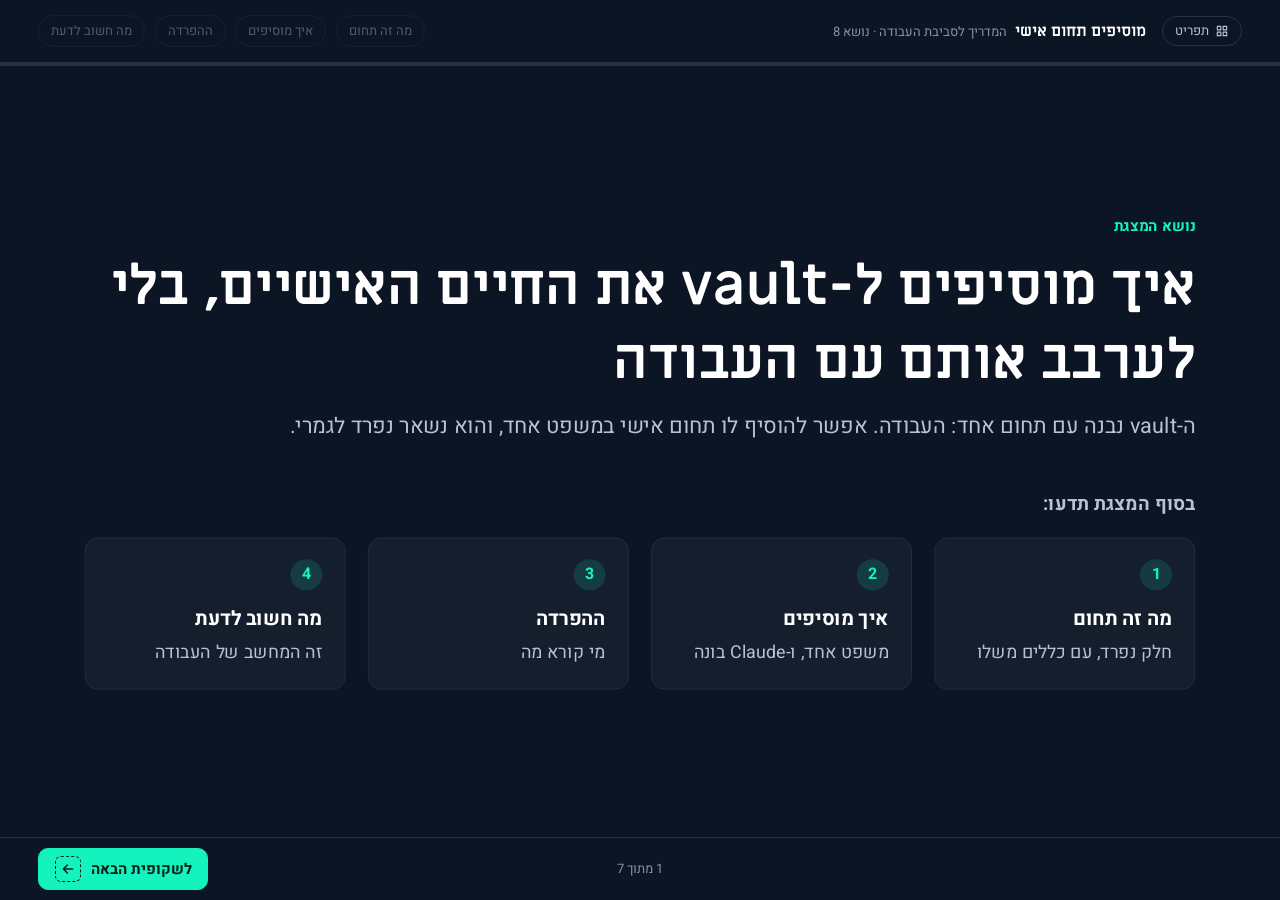
<file: starter/.claude/skills/introduction/personal.html>
<!doctype html>
<html lang="he" dir="rtl">
<head>
<meta charset="utf-8">
<meta name="viewport" content="width=device-width, initial-scale=1">
<meta name="robots" content="noindex, nofollow">
<title>מוסיפים תחום אישי</title>
<link rel="preconnect" href="https://fonts.googleapis.com">
<link rel="preconnect" href="https://fonts.gstatic.com" crossorigin>
<link href="https://fonts.googleapis.com/css2?family=Heebo:wght@400;500;700&family=Miriam+Libre:wght@700&display=swap" rel="stylesheet">
<link rel="stylesheet" href="ppg-design-system.css">
<link rel="stylesheet" href="intro.css">
</head>
<body>
<div class="deck">

  <header>
    <div class="topbar">
      <a class="home" href="index.html" aria-label="חזרה לתפריט"><svg viewBox="0 0 24 24" aria-hidden="true"><path d="M4 4h6v6H4zM14 4h6v6h-6zM4 14h6v6H4zM14 14h6v6h-6z" fill="none" stroke="currentColor" stroke-width="2" stroke-linejoin="round"/></svg><span>תפריט</span></a>
      <div class="title">מוסיפים תחום אישי<small data-ui>המדריך לסביבת העבודה · נושא <bdi dir="ltr">8</bdi></small></div>
      <nav class="parts" aria-label="חלקי המצגת">
        <button data-part="1">מה זה תחום</button>
        <button data-part="2">איך מוסיפים</button>
        <button data-part="3">ההפרדה</button>
        <button data-part="4">מה חשוב לדעת</button>
      </nav>
    </div>
    <div class="progress"><i></i></div>
  </header>

  <main class="stage" aria-live="polite">
   <div class="canvas">

    <section class="slide" id="s-cover" data-part="0">
      <div class="slide-inner cover">
        <div class="kicker">נושא המצגת</div>
        <h1>איך מוסיפים ל-<bdi dir="ltr">vault</bdi> את החיים האישיים, בלי לערבב אותם עם העבודה</h1>
        <p class="lead" style="margin-top:14px">ה-<bdi dir="ltr">vault</bdi> נבנה עם תחום אחד: העבודה. אפשר להוסיף לו תחום אישי במשפט אחד, והוא נשאר נפרד לגמרי.</p>
        <div class="agenda-title">בסוף המצגת תדעו:</div>
        <ol class="agenda">
          <li data-agenda="1"><b>מה זה תחום</b>חלק נפרד, עם כללים משלו</li>
          <li data-agenda="2"><b>איך מוסיפים</b>משפט אחד, ו-<bdi dir="ltr">Claude</bdi> בונה</li>
          <li data-agenda="3"><b>ההפרדה</b>מי קורא מה</li>
          <li data-agenda="4"><b>מה חשוב לדעת</b>זה המחשב של העבודה</li>
        </ol>
      </div>
    </section>

    <!-- ═════════ חלק 1 ═════════ -->
    <section class="slide" id="s-domain" data-part="1" data-stages="1">
      <div class="slide-inner">
        <div class="kicker">מה זה תחום</div>
        <h2>תחום הוא חלק נפרד ב-<bdi dir="ltr">vault</bdi>, עם תיקייה, כללים ומשימות משלו</h2>
        <div class="cols even">
          <div class="stack">
            <p>היום יש ב-<bdi dir="ltr">vault</bdi> שלכם תחום אחד: העבודה. כל הדפים, הכללים והמשימות שייכים אליו.</p>
            <div class="card" data-stage="1">
              <span class="stamp">אחרי ההוספה</span>
              <p style="margin-top:8px">נוסף תחום שני, לצד הראשון. לכל תחום יש תיקייה משלו, כללים משלו, וטבלת משימות משלו.</p>
            </div>
            <div class="rule" data-stage="1">אותה שיטה מתאימה גם ללימודים, או לעסק צדדי.</div>
          </div>
          <div>
            <div class="lvl l1">
              <b><bdi dir="ltr">vault</bdi></b><span class="d">בתוך <bdi dir="ltr">wiki</bdi> נמצא כל הידע</span>
              <div class="lvl l2"><b><bdi dir="ltr">work</bdi></b><span class="d">לקוחות, צוות, כלים, תהליכים</span></div>
              <div class="lvl new" data-stage="1"><b><bdi dir="ltr">personal</bdi></b><span class="d">מטרות, משימות אישיות, רשימות, יומן</span></div>
            </div>
          </div>
        </div>
      </div>
    </section>

    <!-- ═════════ חלק 2 ═════════ -->
    <section class="slide" id="s-add" data-part="2" data-stages="2">
      <div class="slide-inner">
        <div class="kicker">איך מוסיפים</div>
        <h2>מוסיפים תחום במשפט אחד, ו-<bdi dir="ltr">Claude</bdi> בונה את כל מה שצריך</h2>
        <div class="cols even">
          <div class="stack">
            <div class="chat">
              <div class="chat-bar">Claude Code</div>
              <div class="chat-body">
                <div class="me"><span class="who">אתם כותבים</span><p>תוסיף ל-<bdi dir="ltr">vault</bdi> תחום אישי</p></div>
                <div class="cl" data-stage="1"><span class="who"><bdi dir="ltr">Claude</bdi> עונה</span><p>נוסף תחום אישי. מעכשיו בקשות אישיות נכתבות אליו, ובקשות עבודה נשארות בעבודה.</p></div>
              </div>
            </div>
            <aside class="dyk" data-stage="2"><p><bdi dir="ltr">Claude</bdi> שואל אילו מילים מסמנות את התחום הזה, למשל שמות של בני משפחה, או נושאים. מהן הוא לומד לזהות בקשה אישית.</p></aside>
          </div>
          <div class="card" data-stage="1">
            <h3>מה <bdi dir="ltr">Claude</bdi> בונה</h3>
            <ol class="order">
              <li><span>תיקייה חדשה, עם מפה וכללים משלה</span></li>
              <li><span>שורה חדשה בטבלת הניתוב שב-<bdi dir="ltr">CLAUDE.md</bdi></span></li>
              <li><span>טבלת משימות נפרדת ב-<bdi dir="ltr">_tasks.md</bdi></span></li>
              <li><span>תבנית לדף של יומן אישי</span></li>
            </ol>
          </div>
        </div>
      </div>
    </section>

    <!-- ═════════ חלק 3 ═════════ -->
    <section class="slide" id="s-route" data-part="3">
      <div class="slide-inner">
        <div class="kicker">ההפרדה</div>
        <h2>מאותו רגע <bdi dir="ltr">Claude</bdi> מזהה בעצמו לאיזה תחום כל בקשה שייכת</h2>
        <div class="cols even">
          <table class="data pick" id="route-table" role="radiogroup" aria-label="בחירת בקשה">
            <thead><tr><th>בחרו בקשה, וראו לאן היא הולכת</th></tr></thead>
            <tbody>
              <tr data-k="a" role="radio" tabindex="0"><td><span class="radio" aria-hidden="true"></span>הלקוח ביקש להקפיא את הקמפיין עד יום ראשון</td></tr>
              <tr data-k="b" role="radio" tabindex="0"><td><span class="radio" aria-hidden="true"></span>צריך לחדש את ביטוח הרכב עד סוף החודש</td></tr>
              <tr data-k="c" role="radio" tabindex="0"><td><span class="radio" aria-hidden="true"></span>תזכיר לי להתקשר מחר בעשר</td></tr>
            </tbody>
          </table>
          <div class="detail">
            <span class="stamp mint" id="rt-dom"></span>
            <h3 id="rt-title"></h3>
            <div class="lbl">למה</div>
            <p id="rt-why"></p>
            <div class="touch" id="rt-where"></div>
          </div>
        </div>
      </div>
    </section>

    <section class="slide" id="s-wall" data-part="3">
      <div class="slide-inner">
        <div class="kicker">ההפרדה</div>
        <h2>תחומים לא מתערבבים: מה שאישי נשאר באישי</h2>
        <div class="cols even">
          <div class="stack">
            <p>ביקשתם מ-<bdi dir="ltr">Claude</bdi> סיכום שבועי של העבודה.</p>
            <div class="predict" data-unlocks="wall-rule">
              <div class="q">האם ייכנסו לסיכום גם דברים מהתחום האישי?</div>
              <div class="choices">
                <button>כן, כל מה שקרה השבוע</button>
                <button data-correct>לא. הוא קורא רק את התחום שהבקשה שייכת אליו</button>
                <button>רק אם זה חשוב</button>
              </div>
              <div class="feedback">
                <p class="fb-right" hidden><span class="hl">נכון.</span></p>
                <p class="fb-wrong" hidden><span class="hl-r">התשובה: לא. נקרא רק התחום של הבקשה.</span></p>
                <p>זה כלל של ה-<bdi dir="ltr">vault</bdi>: קודם מזהים את התחום, ואז קוראים רק את הקבצים שלו.</p>
              </div>
            </div>
          </div>
          <div id="wall-rule" class="locked is-locked stack">
            <div class="card mint">
              <h3>קיר בין התחומים</h3>
              <p>רשומת עבודה לא נכתבת לתיקייה אישית, ורשומה אישית לא נכתבת לתיקיית עבודה.</p>
            </div>
            <div class="rule">רוצים לחבר בין השניים במקרה מסוים? אומרים זאת במפורש, ורק אז <bdi dir="ltr">Claude</bdi> עושה את זה.</div>
          </div>
        </div>
      </div>
    </section>

    <!-- ═════════ חלק 4 ═════════ -->
    <section class="slide" id="s-know" data-part="4">
      <div class="slide-inner">
        <div class="kicker">מה חשוב לדעת</div>
        <h2>שלושה דברים לדעת לפני שמוסיפים תחום אישי</h2>
        <div class="grid3">
          <div class="card red">
            <span class="stamp red">לפני שמוסיפים</span>
            <h3 style="margin-top:10px">זה המחשב של העבודה</h3>
            <p>ה-<bdi dir="ltr">vault</bdi> נשמר על המחשב הזה. שמים בתחום האישי רק מה שנוח לכם שיהיה עליו.</p>
          </div>
          <div class="card">
            <span class="stamp">מה מתאים</span>
            <h3 style="margin-top:10px">דברים שרוצים לזכור</h3>
            <p>מטרות, משימות אישיות, רשימות, תכנון של חופשה, יומן קצר.</p>
          </div>
          <div class="card">
            <span class="stamp">להסיר</span>
            <h3 style="margin-top:10px">אפשר גם לבטל</h3>
            <p>מבקשים מ-<bdi dir="ltr">Claude</bdi> להעביר את התחום לארכיון, או למחוק אותו. לא מוחקים תיקיות ביד.</p>
          </div>
        </div>
      </div>
    </section>

    <section class="slide" id="s-end" data-part="4">
      <div class="slide-inner cover">
        <div class="kicker">סיכום</div>
        <h2>מה חשוב לזכור</h2>
        <table class="data" style="margin-top:1.2rem">
          <tbody>
            <tr><td><b>מה זה תחום</b></td><td>תחום הוא חלק נפרד ב-<bdi dir="ltr">vault</bdi>: תיקייה, כללים וטבלת משימות משלו.</td></tr>
            <tr><td><b>איך מוסיפים</b></td><td>אומרים ל-<bdi dir="ltr">Claude</bdi> להוסיף תחום אישי, והוא בונה את התיקייה, הכללים, הניתוב והמשימות.</td></tr>
            <tr><td><b>ההפרדה</b></td><td><bdi dir="ltr">Claude</bdi> מזהה לאיזה תחום הבקשה שייכת, וקורא רק אותו. כשלא ברור, הוא שואל.</td></tr>
            <tr><td><b>מה חשוב לדעת</b></td><td>ה-<bdi dir="ltr">vault</bdi> נמצא על מחשב העבודה. שמים בו רק מה שנוח לכם שיהיה שם.</td></tr>
          </tbody>
        </table>
        <div class="end-actions">
          <a class="btn primary" href="share-skill.html">למצגת הבאה: משתפים סקיל עם כולם<svg viewBox="0 0 24 24" aria-hidden="true"><path d="M19 12H5M11 6l-6 6 6 6" fill="none" stroke="currentColor" stroke-width="2.4" stroke-linecap="round" stroke-linejoin="round"/></svg></a>
          <a class="btn" href="index.html">חזרה לתפריט</a>
        </div>
      </div>
    </section>

   </div>
  </main>

  <footer class="navbar">
    <button class="btn navbtn" id="prev" aria-keyshortcuts="ArrowRight"><span class="key"><svg viewBox="0 0 24 24" aria-hidden="true"><path d="M5 12h14M13 6l6 6-6 6" fill="none" stroke="currentColor" stroke-width="2.4" stroke-linecap="round" stroke-linejoin="round"/></svg></span><span class="lbl">הקודם</span></button>
    <span class="count" id="count" data-ui></span>
    <button class="btn primary navbtn" id="next" aria-keyshortcuts="ArrowLeft"><span class="lbl">המשך</span><span class="key"><svg viewBox="0 0 24 24" aria-hidden="true"><path d="M19 12H5M11 6l-6 6 6 6" fill="none" stroke="currentColor" stroke-width="2.4" stroke-linecap="round" stroke-linejoin="round"/></svg></span></button>
  </footer>
</div>

<script src="intro.js"></script>
<script>
window.DeckHooks = {
  /* the request is the control: pick one, the card beside it shows which domain takes it */
  's-route'(s) {
    const D = {
      a: { dom: 'תחום העבודה', title: 'נכתב לדף הלקוח',
           why: 'יש כאן לקוח וקמפיין. אלה מילים של תחום העבודה.', where: 'נקראים רק הקבצים של העבודה.' },
      b: { dom: 'התחום האישי', title: 'נפתחת משימה אישית',
           why: 'ביטוח רכב שייך למילים שהגדרתם לתחום האישי.', where: 'נקראים רק הקבצים האישיים.' },
      c: { dom: 'לא ברור', title: '<bdi dir="ltr">Claude</bdi> שואל לאיזה תחום',
           why: 'אין כאן שום סימן לתחום. <bdi dir="ltr">Claude</bdi> שואל שאלה אחת קצרה, ולא מנחש.', where: 'שום דבר לא נכתב לפני שעניתם.' }
    };
    Intro.picker(s, '#route-table', D, {
      '#rt-dom': d => d.dom,
      '#rt-title': d => d.title,
      '#rt-why': d => d.why,
      '#rt-where': d => d.where
    });
  }
};
</script>
<script src="deck.js"></script>
</body>
</html>
</file>
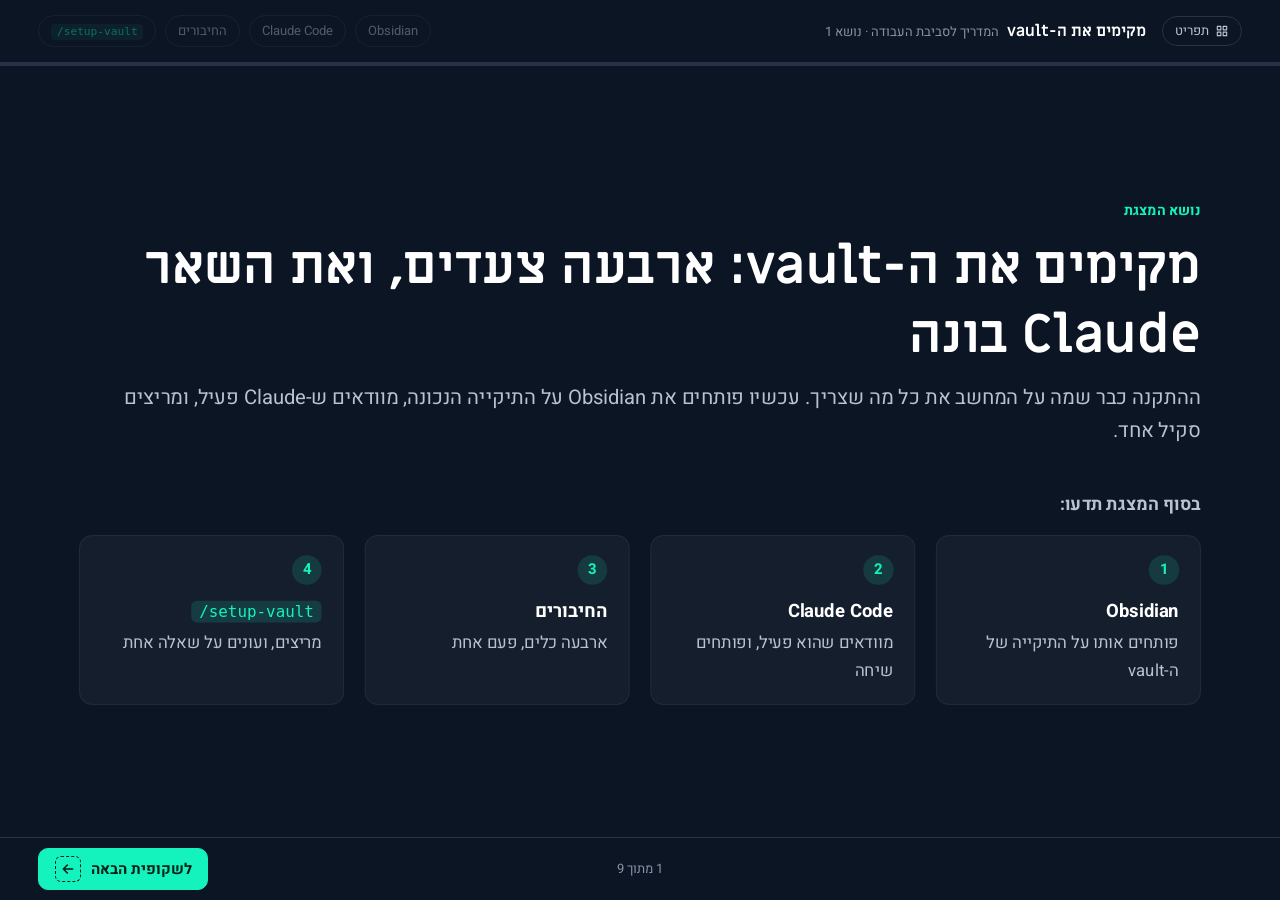
<file: starter/.claude/skills/introduction/setup.html>
<!doctype html>
<html lang="he" dir="rtl">
<head>
<meta charset="utf-8">
<meta name="viewport" content="width=device-width, initial-scale=1">
<meta name="robots" content="noindex, nofollow">
<title>מקימים את ה-vault</title>
<link rel="preconnect" href="https://fonts.googleapis.com">
<link rel="preconnect" href="https://fonts.gstatic.com" crossorigin>
<link href="https://fonts.googleapis.com/css2?family=Heebo:wght@400;500;700&family=Miriam+Libre:wght@700&display=swap" rel="stylesheet">
<link rel="stylesheet" href="ppg-design-system.css">
<link rel="stylesheet" href="intro.css">
</head>
<body>
<div class="deck">

  <header>
    <div class="topbar">
      <a class="home" href="index.html" aria-label="חזרה לתפריט"><svg viewBox="0 0 24 24" aria-hidden="true"><path d="M4 4h6v6H4zM14 4h6v6h-6zM4 14h6v6H4zM14 14h6v6h-6z" fill="none" stroke="currentColor" stroke-width="2" stroke-linejoin="round"/></svg><span>תפריט</span></a>
      <div class="title">מקימים את ה-<bdi dir="ltr">vault</bdi><small data-ui>המדריך לסביבת העבודה · נושא <bdi dir="ltr">1</bdi></small></div>
      <nav class="parts" aria-label="חלקי המצגת">
        <button data-part="1"><bdi dir="ltr">Obsidian</bdi></button>
        <button data-part="2"><bdi dir="ltr">Claude Code</bdi></button>
        <button data-part="3">החיבורים</button>
        <button data-part="4"><bdi dir="ltr" class="cmd">/setup-vault</bdi></button>
      </nav>
    </div>
    <div class="progress"><i></i></div>
  </header>

  <main class="stage" aria-live="polite">
   <div class="canvas">

    <section class="slide" id="s-cover" data-part="0">
      <div class="slide-inner cover">
        <div class="kicker">נושא המצגת</div>
        <h1>מקימים את ה-<bdi dir="ltr">vault</bdi>: ארבעה צעדים, ואת השאר <bdi dir="ltr">Claude</bdi> בונה</h1>
        <p class="lead" style="margin-top:14px">ההתקנה כבר שמה על המחשב את כל מה שצריך. עכשיו פותחים את <bdi dir="ltr">Obsidian</bdi> על התיקייה הנכונה, מוודאים ש-<bdi dir="ltr">Claude</bdi> פעיל, ומריצים סקיל אחד.</p>
        <div class="agenda-title">בסוף המצגת תדעו:</div>
        <ol class="agenda">
          <li data-agenda="1"><b><bdi dir="ltr">Obsidian</bdi></b>פותחים אותו על התיקייה של ה-<bdi dir="ltr">vault</bdi></li>
          <li data-agenda="2"><b><bdi dir="ltr">Claude Code</bdi></b>מוודאים שהוא פעיל, ופותחים שיחה</li>
          <li data-agenda="3"><b>החיבורים</b>ארבעה כלים, פעם אחת</li>
          <li data-agenda="4"><b><bdi dir="ltr" class="cmd">/setup-vault</bdi></b>מריצים, ועונים על שאלה אחת</li>
        </ol>
      </div>
    </section>

    <!-- ═════════ לפני שמתחילים ═════════ -->
    <section class="slide" id="s-wispr" data-part="0" data-stages="1">
      <div class="slide-inner">
        <div class="kicker">לפני שמתחילים</div>
        <h2>מתקינים <bdi dir="ltr">Wispr Flow</bdi>, כדי לדבר עם <bdi dir="ltr">Claude</bdi> במקום להקליד</h2>
        <div class="cols even">
          <div class="stack">
            <p><bdi dir="ltr">Wispr Flow</bdi> היא תוכנת הכתבה. מחזיקים מקש, מדברים, והיא מקלידה את מה שאמרתם בכל חלון, כולל השיחה עם <bdi dir="ltr">Claude</bdi>.</p>
            <div class="card">
              <ol class="order">
                <li><span>פותחים את הקישור, ונרשמים דרכו</span></li>
                <li><span>מורידים את התוכנה, ומתקינים אותה</span></li>
                <li><span>חוזרים לכאן, וממשיכים לצעד <bdi dir="ltr">1</bdi></span></li>
              </ol>
            </div>
            <div><a class="btn primary" href="https://wisprflow.ai/r?EDEN815318" target="_blank" rel="noopener">פתיחת <bdi dir="ltr">Wispr Flow</bdi><svg viewBox="0 0 24 24" aria-hidden="true" style="width:16px;height:16px"><path d="M19 12H5M11 6l-6 6 6 6" fill="none" stroke="currentColor" stroke-width="2.4" stroke-linecap="round" stroke-linejoin="round"/></svg></a></div>
          </div>
          <div class="stack">
            <div class="card mint" data-stage="1">
              <h3>למה זה שווה את הדקה</h3>
              <p>מדברים מהר יותר ממה שמקלידים, ולכן מסבירים ל-<bdi dir="ltr">Claude</bdi> יותר. ככל שההסבר מלא יותר, התוצאה מדויקת יותר.</p>
            </div>
            <aside class="dyk" data-stage="1"><p>זה קישור הפניה של נדב. אפשר גם לדלג על הצעד הזה, ולהקליד כרגיל.</p></aside>
          </div>
        </div>
      </div>
    </section>

    <!-- ═════════ צעד 1 ═════════ -->
    <section class="slide" id="s-obsidian" data-part="1" data-stages="3">
      <div class="slide-inner">
        <div class="kicker">צעד <bdi dir="ltr">1</bdi> מתוך <bdi dir="ltr">4</bdi>: <bdi dir="ltr">Obsidian</bdi></div>
        <h2>פותחים את <bdi dir="ltr">Obsidian</bdi>, ובוחרים את התיקייה של ה-<bdi dir="ltr">vault</bdi></h2>
        <div class="cols even">
          <div class="card">
            <ol class="order">
              <li><span>פותחים את <bdi dir="ltr">Obsidian</bdi> מתפריט התחל</span></li>
              <li data-stage="1"><span>בשורה <bdi dir="ltr" class="ui">Open folder as vault</bdi> לוחצים <bdi dir="ltr" class="ui">Open</bdi></span></li>
              <li data-stage="2"><span>מדביקים את הנתיב שמופיע כאן בשורת הכתובת שבראש החלון, ולוחצים <kbd>Enter</kbd></span></li>
              <li data-stage="3"><span>לוחצים <bdi dir="ltr" class="ui">Select Folder</bdi></span></li>
            </ol>
          </div>
          <div class="stack">
            <div data-stage="2">
              <div class="bar-label">הנתיב של ה-<bdi dir="ltr">vault</bdi> שלכם, במחשב הזה</div>
              <div class="pathbox" style="margin-top:0"><bdi dir="ltr" id="vault-path"></bdi><button class="btn" type="button" id="vault-copy">העתקה</button></div>
            </div>
            <aside class="dyk" data-stage="3"><p>ה-<bdi dir="ltr">vault</bdi> ריק כרגע, וזה בסדר. <bdi dir="ltr">Claude</bdi> ימלא אותו בצעד האחרון, ותראו את הדפים מופיעים ב-<bdi dir="ltr">Obsidian</bdi> בזמן אמת.</p></aside>
          </div>
        </div>
      </div>
    </section>

    <!-- ═════════ צעד 2 ═════════ -->
    <section class="slide" id="s-ext" data-part="2" data-stages="2">
      <div class="slide-inner">
        <div class="kicker">צעד <bdi dir="ltr">2</bdi> מתוך <bdi dir="ltr">4</bdi>: <bdi dir="ltr">Claude Code</bdi></div>
        <h2>מוודאים ש-<bdi dir="ltr">Claude Code</bdi> פעיל ב-<bdi dir="ltr">VS Code</bdi></h2>
        <div class="cols even">
          <div class="card">
            <ol class="order">
              <li><span>עוברים ל-<bdi dir="ltr">VS Code</bdi>. הוא נפתח בסוף ההתקנה, על התיקייה <bdi dir="ltr">claude-workspace</bdi></span></li>
              <li data-stage="1"><span>לוחצים <kbd>Ctrl</kbd> <kbd>Shift</kbd> <kbd>X</kbd>. נפתחת רשימת התוספים</span></li>
              <li data-stage="1"><span>מחפשים ברשימה את <bdi dir="ltr">Claude Code</bdi>, ולוחצים עליו</span></li>
              <li data-stage="2"><span>מופיע כפתור <bdi dir="ltr" class="ui">Disable</bdi>? התוסף פעיל, והכל תקין. מופיע <bdi dir="ltr" class="ui">Enable</bdi>? לוחצים עליו</span></li>
            </ol>
          </div>
          <div class="stack">
            <div class="card red" data-stage="2">
              <span class="stamp red">התוסף כבוי, ואי אפשר להפעיל אותו?</span>
              <p style="margin-top:8px">התיקייה נפתחה במצב מוגבל. לוחצים על <bdi dir="ltr" class="ui">Restricted Mode</bdi> בפינה השמאלית התחתונה, ואז על <bdi dir="ltr" class="ui">Trust</bdi>.</p>
            </div>
            <aside class="dyk" data-stage="2"><p>באותה רשימה נמצא גם <bdi dir="ltr">Claude Code RTL Support</bdi>. הוא מיישר את העברית לימין, וגם הוא צריך להיות פעיל.</p></aside>
          </div>
        </div>
      </div>
    </section>

    <section class="slide" id="s-chat" data-part="2" data-stages="2">
      <div class="slide-inner">
        <div class="kicker">צעד <bdi dir="ltr">2</bdi> מתוך <bdi dir="ltr">4</bdi>: <bdi dir="ltr">Claude Code</bdi></div>
        <h2>פותחים שיחה חדשה עם <bdi dir="ltr">Claude</bdi></h2>
        <div class="cols even">
          <div class="card">
            <ol class="order">
              <li><span>לוחצים על הסמל של <bdi dir="ltr">Claude</bdi>, כוכב כתום, בסרגל שבצד החלון או בפינה העליונה שלו</span></li>
              <li data-stage="1"><span>בפעם הראשונה <bdi dir="ltr">Claude</bdi> מבקש להתחבר. מתחברים עם החשבון שבו הצטרפתם לצוות. לא צריך לרכוש מנוי: ההזמנה לצוות מגיעה מאיתנו במייל</span></li>
              <li data-stage="2"><span>לשיחה חדשה ונקייה לוחצים על כפתור השיחה החדשה, בראש חלון השיחה</span></li>
            </ol>
          </div>
          <div class="stack">
            <div class="card" data-stage="1">
              <span class="stamp">לא מוצאים את הסמל?</span>
              <p style="margin-top:8px">לוחצים <kbd>Ctrl</kbd> <kbd>Shift</kbd> <kbd>P</kbd>, מקלידים <bdi dir="ltr" class="ui">Claude Code: Open in New Tab</bdi>, ולוחצים <kbd>Enter</kbd>.</p>
              <p style="margin-top:8px">לשיחה חדשה, באותה דרך: <bdi dir="ltr" class="ui">Claude Code: New Conversation</bdi></p>
            </div>
            <div class="rule" data-stage="2">כל משימה גדולה מתחילה בשיחה חדשה. שום דבר לא הולך לאיבוד: מה שחשוב כתוב ב-<bdi dir="ltr">vault</bdi>.</div>
          </div>
        </div>
      </div>
    </section>

    <!-- ═════════ צעד 3 ═════════ -->
    <section class="slide" id="s-connect" data-part="3" data-stages="1">
      <div class="slide-inner">
        <div class="kicker">צעד <bdi dir="ltr">3</bdi> מתוך <bdi dir="ltr">4</bdi>: החיבורים</div>
        <h2>מחברים את ארבעת הכלים, פעם אחת</h2>
        <div class="cols even">
          <div class="card">
            <ol class="order">
              <li><span>פותחים את עמוד החיבורים באתר של <bdi dir="ltr">Claude</bdi></span></li>
              <li><span>ליד כל אחד מהארבעה לוחצים <bdi dir="ltr" class="ui">Connect</bdi>: <bdi dir="ltr">Notion</bdi>, <bdi dir="ltr">Slack</bdi>, <bdi dir="ltr">Gmail</bdi> ו-<bdi dir="ltr">Google Drive</bdi></span></li>
              <li><span>מתחברים עם חשבון העבודה, ומאשרים את הגישה</span></li>
              <li data-stage="1"><span>חוזרים ל-<bdi dir="ltr">VS Code</bdi>, לוחצים <kbd>Ctrl</kbd> <kbd>Shift</kbd> <kbd>P</kbd>, ובוחרים <bdi dir="ltr" class="ui">Developer: Reload Window</bdi></span></li>
            </ol>
          </div>
          <div class="stack">
            <div><a class="btn primary" href="https://claude.ai/settings/connectors" target="_blank" rel="noopener">פתיחת עמוד החיבורים<svg viewBox="0 0 24 24" aria-hidden="true" style="width:16px;height:16px"><path d="M19 12H5M11 6l-6 6 6 6" fill="none" stroke="currentColor" stroke-width="2.4" stroke-linecap="round" stroke-linejoin="round"/></svg></a></div>
            <div class="rule" data-stage="1">בלי החיבורים <bdi dir="ltr">Claude</bdi> בונה <bdi dir="ltr">vault</bdi> ריק. איתם הוא ממלא אותו בלקוחות, במשימות ובצוות שלכם.</div>
            <aside class="dyk" data-stage="1"><p>שכחתם אחד? לא נורא. <bdi dir="ltr" class="cmd">/setup-vault</bdi> בודק מה מחובר, ואומר בדיוק מה חסר.</p></aside>
          </div>
        </div>
      </div>
    </section>

    <!-- ═════════ צעד 4 ═════════ -->
    <section class="slide" id="s-run" data-part="4" data-stages="3">
      <div class="slide-inner">
        <div class="kicker">צעד <bdi dir="ltr">4</bdi> מתוך <bdi dir="ltr">4</bdi>: <bdi dir="ltr" class="cmd">/setup-vault</bdi></div>
        <h2>מקלידים <bdi dir="ltr" class="cmd">/setup-vault</bdi>, עונים על שאלה אחת, ו-<bdi dir="ltr">Claude</bdi> בונה</h2>
        <div class="cols even">
          <div class="chat">
            <div class="chat-bar">Claude Code</div>
            <div class="chat-body">
              <div class="me"><span class="who">אתם כותבים</span><p><bdi dir="ltr" class="cmd">/setup-vault</bdi></p></div>
              <div class="cl" data-stage="1"><span class="who"><bdi dir="ltr">Claude</bdi> שואל</span><p>מה השם שלך?</p></div>
              <div class="me" data-stage="2"><span class="who">אתם עונים</span><p>דנה לוי</p></div>
              <div class="cl" data-stage="3"><span class="who"><bdi dir="ltr">Claude</bdi> עונה</span><p>בונה את ה-<bdi dir="ltr">vault</bdi>, ואז ממלא אותו מהכלים שחיברת.</p></div>
            </div>
          </div>
          <div class="card" data-stage="3">
            <h3>מה <bdi dir="ltr">Claude</bdi> עושה מכאן, בעצמו</h3>
            <ol class="order">
              <li><span>בודק שהמודל הנכון פועל, ושהחיבורים פעילים</span></li>
              <li><span>בונה את המבנה: תיקיות, כללים, תבניות וסקילים</span></li>
              <li><span>ממלא את ה-<bdi dir="ltr">vault</bdi>: דף לכל לקוח שלכם, המשימות, והצוות</span></li>
              <li><span>מעביר אתכם סיור קצר, על הנתונים שלכם</span></li>
            </ol>
          </div>
        </div>
      </div>
    </section>

    <section class="slide" id="s-while" data-part="4" data-stages="1">
      <div class="slide-inner">
        <div class="kicker">בזמן שהוא עובד</div>
        <h2>שלושה דברים שכדאי לדעת בזמן ש-<bdi dir="ltr">Claude</bdi> בונה</h2>
        <div class="grid3">
          <div class="card">
            <span class="stamp">זמן</span>
            <h3 style="margin-top:10px">זה לוקח עשרים עד שלושים דקות</h3>
            <p>לא צריך לשבת מול המסך. <bdi dir="ltr">Claude</bdi> עוצר כשהוא צריך אתכם, ומחכה.</p>
          </div>
          <div class="card">
            <span class="stamp">אישורים</span>
            <h3 style="margin-top:10px"><bdi dir="ltr">Claude</bdi> מבקש אישור לפעולות</h3>
            <p>לפני שהוא יוצר קבצים או מריץ פקודה, הוא שואל. קוראים מה הוא רוצה לעשות, ומאשרים.</p>
          </div>
          <div class="card">
            <span class="stamp">עצירה</span>
            <h3 style="margin-top:10px">נעצר באמצע? מריצים שוב</h3>
            <p>מקלידים שוב <bdi dir="ltr" class="cmd">/setup-vault</bdi>. <bdi dir="ltr">Claude</bdi> ממשיך מהנקודה שבה עצר, ולא בונה מחדש.</p>
          </div>
        </div>
        <div class="rule" style="margin-top:1.6rem" data-stage="1">בסוף עוברים ל-<bdi dir="ltr">Obsidian</bdi>, ורואים שם את הלקוחות שלכם. משם ממשיכים לנושא <bdi dir="ltr">2</bdi>.</div>
      </div>
    </section>

    <section class="slide" id="s-end" data-part="4">
      <div class="slide-inner cover">
        <div class="kicker">סיכום</div>
        <h2>מה חשוב לזכור</h2>
        <table class="data" style="margin-top:1.2rem">
          <tbody>
            <tr><td><b><bdi dir="ltr">Obsidian</bdi></b></td><td>ב-<bdi dir="ltr">Obsidian</bdi> בוחרים לפתוח תיקייה כ-<bdi dir="ltr">vault</bdi>, ומדביקים את הנתיב שמופיע במצגת.</td></tr>
            <tr><td><b><bdi dir="ltr">Claude Code</bdi></b></td><td>בודקים שהתוסף פעיל ושהתיקייה מהימנה, ופותחים שיחה חדשה עם <bdi dir="ltr">Claude</bdi>.</td></tr>
            <tr><td><b>החיבורים</b></td><td>מחברים את <bdi dir="ltr">Notion</bdi>, <bdi dir="ltr">Slack</bdi>, <bdi dir="ltr">Gmail</bdi> ו-<bdi dir="ltr">Google Drive</bdi> בעמוד החיבורים, וטוענים מחדש את החלון.</td></tr>
            <tr><td><b><bdi dir="ltr" class="cmd">/setup-vault</bdi></b></td><td>מקלידים <bdi dir="ltr" class="cmd">/setup-vault</bdi>, עונים מה השם שלכם, ו-<bdi dir="ltr">Claude</bdi> בונה את ה-<bdi dir="ltr">vault</bdi> וממלא אותו.</td></tr>
          </tbody>
        </table>
        <div class="end-actions">
          <a class="btn primary" href="vault.html">למצגת הבאה: איך ה-<bdi dir="ltr">vault</bdi> עובד<svg viewBox="0 0 24 24" aria-hidden="true"><path d="M19 12H5M11 6l-6 6 6 6" fill="none" stroke="currentColor" stroke-width="2.4" stroke-linecap="round" stroke-linejoin="round"/></svg></a>
          <a class="btn" href="index.html">חזרה לתפריט</a>
        </div>
      </div>
    </section>

   </div>
  </main>

  <footer class="navbar">
    <button class="btn navbtn" id="prev" aria-keyshortcuts="ArrowRight"><span class="key"><svg viewBox="0 0 24 24" aria-hidden="true"><path d="M5 12h14M13 6l6 6-6 6" fill="none" stroke="currentColor" stroke-width="2.4" stroke-linecap="round" stroke-linejoin="round"/></svg></span><span class="lbl">הקודם</span></button>
    <span class="count" id="count" data-ui></span>
    <button class="btn primary navbtn" id="next" aria-keyshortcuts="ArrowLeft"><span class="lbl">המשך</span><span class="key"><svg viewBox="0 0 24 24" aria-hidden="true"><path d="M19 12H5M11 6l-6 6 6 6" fill="none" stroke="currentColor" stroke-width="2.4" stroke-linecap="round" stroke-linejoin="round"/></svg></span></button>
  </footer>
</div>

<script src="intro.js"></script>
<script>
window.DeckHooks = {
  /* the guide sits inside the workspace, so the page's own address gives the real path on this computer */
  's-obsidian'(s) {
    if (s.dataset.wired) return;
    s.dataset.wired = 1;
    const p = decodeURIComponent(location.pathname), i = p.indexOf('/.claude/skills/introduction/');
    let path = 'C:\\Users\\<שם המשתמש>\\claude-workspace\\vault';
    if (i > 0) {
      const ws = p.slice(0, i).replace(/^\/([A-Za-z]:)/, '$1');
      path = /^[A-Za-z]:/.test(ws) ? ws.replace(/\//g, '\\') + '\\vault' : ws + '/vault';
    }
    const box = s.querySelector('#vault-path'), btn = s.querySelector('#vault-copy');
    box.textContent = path;
    btn.addEventListener('click', async () => {
      let ok = false;
      try { await navigator.clipboard.writeText(path); ok = true; } catch (e) {}
      if (!ok) { const t = document.createElement('textarea'); t.value = path; document.body.appendChild(t); t.select(); try { ok = document.execCommand('copy'); } catch (e) {} t.remove(); }
      btn.textContent = ok ? 'הועתק' : 'סמנו והעתיקו ביד';
      btn.classList.toggle('copied', ok);
      setTimeout(() => { btn.textContent = 'העתקה'; btn.classList.remove('copied'); }, 2200);
    });
  }
};
</script>
<script src="deck.js"></script>
</body>
</html>
</file>
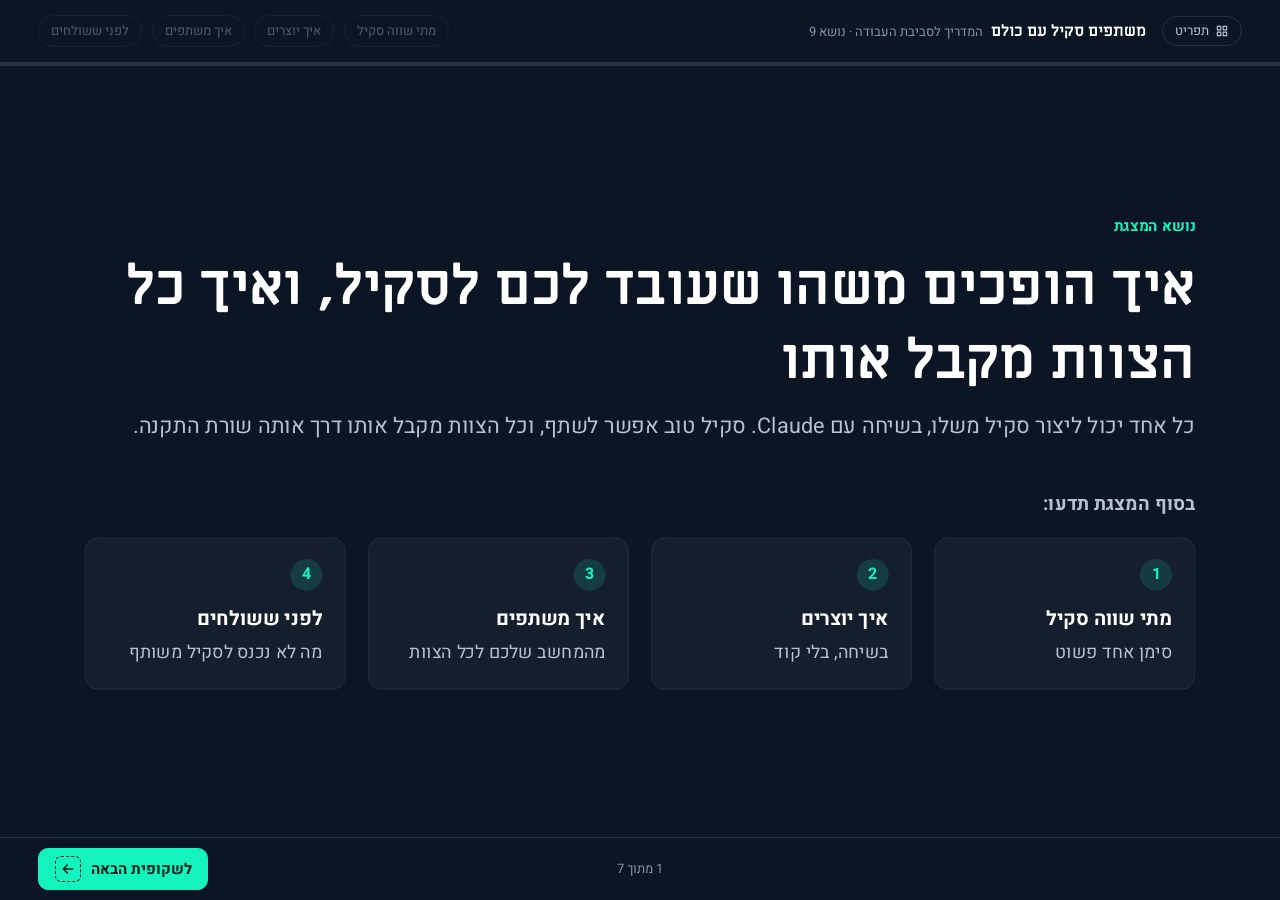
<file: starter/.claude/skills/introduction/share-skill.html>
<!doctype html>
<html lang="he" dir="rtl">
<head>
<meta charset="utf-8">
<meta name="viewport" content="width=device-width, initial-scale=1">
<meta name="robots" content="noindex, nofollow">
<title>משתפים סקיל עם כולם</title>
<link rel="preconnect" href="https://fonts.googleapis.com">
<link rel="preconnect" href="https://fonts.gstatic.com" crossorigin>
<link href="https://fonts.googleapis.com/css2?family=Heebo:wght@400;500;700&family=Miriam+Libre:wght@700&display=swap" rel="stylesheet">
<link rel="stylesheet" href="ppg-design-system.css">
<link rel="stylesheet" href="intro.css">
</head>
<body>
<div class="deck">

  <header>
    <div class="topbar">
      <a class="home" href="index.html" aria-label="חזרה לתפריט"><svg viewBox="0 0 24 24" aria-hidden="true"><path d="M4 4h6v6H4zM14 4h6v6h-6zM4 14h6v6H4zM14 14h6v6h-6z" fill="none" stroke="currentColor" stroke-width="2" stroke-linejoin="round"/></svg><span>תפריט</span></a>
      <div class="title">משתפים סקיל עם כולם<small data-ui>המדריך לסביבת העבודה · נושא <bdi dir="ltr">9</bdi></small></div>
      <nav class="parts" aria-label="חלקי המצגת">
        <button data-part="1">מתי שווה סקיל</button>
        <button data-part="2">איך יוצרים</button>
        <button data-part="3">איך משתפים</button>
        <button data-part="4">לפני ששולחים</button>
      </nav>
    </div>
    <div class="progress"><i></i></div>
  </header>

  <main class="stage" aria-live="polite">
   <div class="canvas">

    <section class="slide" id="s-cover" data-part="0">
      <div class="slide-inner cover">
        <div class="kicker">נושא המצגת</div>
        <h1>איך הופכים משהו שעובד לכם לסקיל, ואיך כל הצוות מקבל אותו</h1>
        <p class="lead" style="margin-top:14px">כל אחד יכול ליצור סקיל משלו, בשיחה עם <bdi dir="ltr">Claude</bdi>. סקיל טוב אפשר לשתף, וכל הצוות מקבל אותו דרך אותה שורת התקנה.</p>
        <div class="agenda-title">בסוף המצגת תדעו:</div>
        <ol class="agenda">
          <li data-agenda="1"><b>מתי שווה סקיל</b>סימן אחד פשוט</li>
          <li data-agenda="2"><b>איך יוצרים</b>בשיחה, בלי קוד</li>
          <li data-agenda="3"><b>איך משתפים</b>מהמחשב שלכם לכל הצוות</li>
          <li data-agenda="4"><b>לפני ששולחים</b>מה לא נכנס לסקיל משותף</li>
        </ol>
      </div>
    </section>

    <!-- ═════════ חלק 1 ═════════ -->
    <section class="slide" id="s-when" data-part="1">
      <div class="slide-inner">
        <div class="kicker">מתי שווה סקיל</div>
        <h2>כל דבר שביקשתם מ-<bdi dir="ltr">Claude</bdi> יותר מפעמיים שווה סקיל</h2>
        <div class="cols even">
          <div class="stack">
            <p>אם אתם מוצאים את עצמכם מסבירים ל-<bdi dir="ltr">Claude</bdi> את אותו דבר שוב ושוב, זה הסימן.</p>
            <div class="card">
              <span class="stamp">דוגמאות</span>
              <ul class="checks">
                <li>דוח שבועי ללקוח, תמיד באותו מבנה</li>
                <li>בדיקה קבועה של חשבון לפני פגישה</li>
                <li>סיכום של שיחה עם לקוח, תמיד באותם סעיפים</li>
              </ul>
            </div>
          </div>
          <div class="stack">
            <div class="card mint">
              <h3>מה מרוויחים</h3>
              <p>מפסיקים להסביר. מקלידים שם אחד, ו-<bdi dir="ltr">Claude</bdi> עושה את אותה פעולה באותה דרך.</p>
            </div>
            <div class="rule">סקיל הוא קובץ טקסט עם הוראות בשפה רגילה. אין בו קוד.</div>
          </div>
        </div>
      </div>
    </section>

    <!-- ═════════ חלק 2 ═════════ -->
    <section class="slide" id="s-make" data-part="2" data-stages="2">
      <div class="slide-inner">
        <div class="kicker">איך יוצרים</div>
        <h2>יוצרים סקיל בשיחה: מסבירים מה לעשות, ו-<bdi dir="ltr">Claude</bdi> כותב אותו</h2>
        <div class="cols even">
          <div class="stack">
            <div class="chat">
              <div class="chat-bar">Claude Code</div>
              <div class="chat-body">
                <div class="me"><span class="who">אתם כותבים</span><p>תהפוך את מה שעשינו עכשיו לסקיל בשם <bdi dir="ltr" class="cmd">/weekly-report</bdi></p></div>
                <div class="cl" data-stage="1"><span class="who"><bdi dir="ltr">Claude</bdi> עונה</span><p>נוצר הסקיל <bdi dir="ltr" class="cmd">/weekly-report</bdi>. אפשר להקליד את השם שלו כבר עכשיו.</p></div>
              </div>
            </div>
            <div class="rule" data-stage="2">הסקיל לא יצא מדויק? אומרים ל-<bdi dir="ltr">Claude</bdi> מה לשנות בו, והוא מעדכן.</div>
          </div>
          <div class="card" data-stage="1">
            <h3>מה <bdi dir="ltr">Claude</bdi> עושה מאחורי הקלעים</h3>
            <ol class="order">
              <li><span>כותב את ההוראות של הסקיל בתוך ה-<bdi dir="ltr">vault</bdi></span></li>
              <li><span>רושם את הסקיל ברשימת הסקילים</span></li>
              <li><span>מעתיק אותו לתיקייה שממנה הסקילים פועלים</span></li>
            </ol>
          </div>
        </div>
      </div>
    </section>

    <!-- ═════════ חלק 3 ═════════ -->
    <section class="slide" id="s-share" data-part="3" data-stages="3">
      <div class="slide-inner">
        <div class="kicker">איך משתפים</div>
        <h2>סקיל מגיע לכל הצוות בארבעה צעדים</h2>
        <div class="journey">
          <div class="node"><div class="ico" aria-hidden="true">🧹</div><div class="t">מנקים</div><div class="s">מבקשים מ-<bdi dir="ltr">Claude</bdi> להכין את הסקיל לשיתוף</div></div>
          <div class="node" data-stage="1"><div class="ico" aria-hidden="true">📤</div><div class="t">שולחים</div><div class="s">את תיקיית הסקיל, לנדב ב-<bdi dir="ltr">Slack</bdi></div></div>
          <div class="node" data-stage="2"><div class="ico" aria-hidden="true">✅</div><div class="t">נבדק ונוסף</div><div class="s">הסקיל נכנס לרשימת ההתקנה</div></div>
          <div class="node" data-stage="3"><div class="ico" aria-hidden="true">📥</div><div class="t">כולם מקבלים</div><div class="s">מדביקים שוב את שורת ההתקנה</div></div>
        </div>
        <div class="cols even">
          <div class="rule" data-stage="3">אחרי ההדבקה מקלידים <bdi dir="ltr" class="cmd">/vault-skills-sync</bdi>, כדי שהסקיל החדש ייכנס גם ל-<bdi dir="ltr">vault</bdi>.</div>
          <aside class="dyk" data-stage="3" style="margin-top:0"><p>ההתקנה מוסיפה רק מה שחסר. סקילים ששיניתם לעצמכם לא נדרסים.</p></aside>
        </div>
      </div>
    </section>

    <section class="slide" id="s-direct" data-part="3">
      <div class="slide-inner">
        <div class="kicker">דרך קצרה</div>
        <h2>אפשר גם להעביר סקיל ישירות לחבר צוות אחד</h2>
        <div class="cols even">
          <div class="card">
            <ol class="order">
              <li><span>שולחים את תיקיית הסקיל</span></li>
              <li><span>בצד השני שמים אותה בתוך <bdi dir="ltr">.claude/skills</bdi></span></li>
              <li><span>מקלידים שם <bdi dir="ltr" class="cmd">/vault-skills-sync</bdi></span></li>
              <li><span>טוענים מחדש את החלון, והסקיל מופיע ברשימה</span></li>
            </ol>
          </div>
          <div class="stack">
            <div class="card mint">
              <h3>מתי זה מתאים</h3>
              <p>כשהסקיל שימושי לאדם אחד או שניים, או כשרוצים שמישהו ינסה אותו לפני שכולם מקבלים.</p>
            </div>
            <div class="rule">אותם כללי ניקיון חלים גם כאן: בלי נתוני לקוחות בתוך הסקיל.</div>
          </div>
        </div>
      </div>
    </section>

    <!-- ═════════ חלק 4 ═════════ -->
    <section class="slide" id="s-clean" data-part="4">
      <div class="slide-inner">
        <div class="kicker">לפני ששולחים</div>
        <h2>סקיל משותף מסביר איך למצוא נתונים, ולא מכיל אותם</h2>
        <div class="cols even">
          <div class="stack">
            <p>בסקיל שלכם יש דוגמה עם שם של לקוח, ועם התקציב האמיתי שלו.</p>
            <div class="predict" data-unlocks="clean-rule">
              <div class="q">מה עושים לפני השיתוף?</div>
              <div class="choices">
                <button>משתפים כמו שהוא, זו רק דוגמה</button>
                <button data-correct>מחליפים את הדוגמה בדוגמה בדויה</button>
                <button>מוחקים את כל הדוגמאות</button>
              </div>
              <div class="feedback">
                <p class="fb-right" hidden><span class="hl">נכון.</span></p>
                <p class="fb-wrong" hidden><span class="hl-r">התשובה: מחליפים בדוגמה בדויה.</span></p>
                <p>דוגמה עוזרת ל-<bdi dir="ltr">Claude</bdi> להבין מה רוצים, ולכן שווה להשאיר אותה. היא רק צריכה להיות בדויה.</p>
              </div>
            </div>
          </div>
          <div id="clean-rule" class="locked is-locked stack">
            <div class="card red">
              <span class="stamp red">לא נכנס לסקיל משותף</span>
              <ul class="crosses">
                <li>שמות של לקוחות, ושל אנשי קשר</li>
                <li>תקציבים, יעדים ומספרים אמיתיים</li>
                <li>מזהי חשבונות, קישורים פנימיים, סיסמאות</li>
              </ul>
            </div>
            <div class="rule">ההתקנה פתוחה לכולם באינטרנט. מה שנכנס לסקיל משותף, כל אחד יכול לקרוא.</div>
          </div>
        </div>
      </div>
    </section>

    <section class="slide" id="s-end" data-part="4">
      <div class="slide-inner cover">
        <div class="kicker">סיכום</div>
        <h2>מה חשוב לזכור</h2>
        <table class="data" style="margin-top:1.2rem">
          <tbody>
            <tr><td><b>מתי שווה סקיל</b></td><td>כל דבר שביקשתם מ-<bdi dir="ltr">Claude</bdi> יותר מפעמיים, באותה דרך, שווה סקיל.</td></tr>
            <tr><td><b>איך יוצרים</b></td><td>מסבירים ל-<bdi dir="ltr">Claude</bdi> מה לעשות, והוא כותב את הסקיל, רושם אותו ומפעיל אותו.</td></tr>
            <tr><td><b>איך משתפים</b></td><td>שולחים את תיקיית הסקיל, היא נבדקת ונוספת להתקנה, וכולם מקבלים אותה בהדבקה אחת.</td></tr>
            <tr><td><b>לפני ששולחים</b></td><td>בלי שמות של לקוחות, בלי מספרים אמיתיים, ובלי סיסמאות. הסקיל מסביר איך למצוא נתונים, ולא מכיל אותם.</td></tr>
          </tbody>
        </table>
        <div class="end-actions">
          <a class="btn primary" href="mcp.html">למצגת הבאה: מה זה <bdi dir="ltr">MCP</bdi><svg viewBox="0 0 24 24" aria-hidden="true"><path d="M19 12H5M11 6l-6 6 6 6" fill="none" stroke="currentColor" stroke-width="2.4" stroke-linecap="round" stroke-linejoin="round"/></svg></a>
          <a class="btn" href="index.html">חזרה לתפריט</a>
        </div>
      </div>
    </section>

   </div>
  </main>

  <footer class="navbar">
    <button class="btn navbtn" id="prev" aria-keyshortcuts="ArrowRight"><span class="key"><svg viewBox="0 0 24 24" aria-hidden="true"><path d="M5 12h14M13 6l6 6-6 6" fill="none" stroke="currentColor" stroke-width="2.4" stroke-linecap="round" stroke-linejoin="round"/></svg></span><span class="lbl">הקודם</span></button>
    <span class="count" id="count" data-ui></span>
    <button class="btn primary navbtn" id="next" aria-keyshortcuts="ArrowLeft"><span class="lbl">המשך</span><span class="key"><svg viewBox="0 0 24 24" aria-hidden="true"><path d="M19 12H5M11 6l-6 6 6 6" fill="none" stroke="currentColor" stroke-width="2.4" stroke-linecap="round" stroke-linejoin="round"/></svg></span></button>
  </footer>
</div>

<script src="intro.js"></script>
<script src="deck.js"></script>
</body>
</html>
</file>
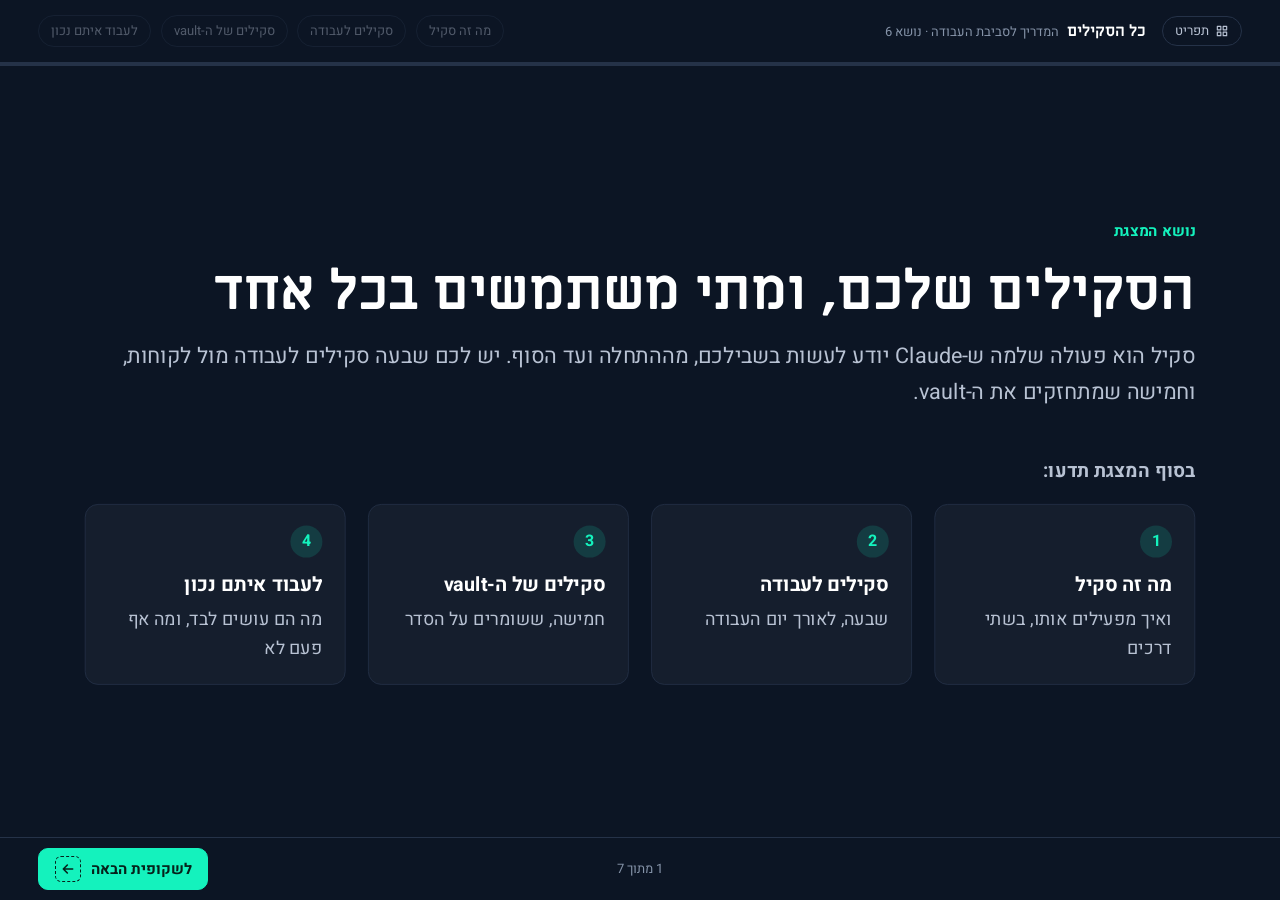
<file: starter/.claude/skills/introduction/skills.html>
<!doctype html>
<html lang="he" dir="rtl">
<head>
<meta charset="utf-8">
<meta name="viewport" content="width=device-width, initial-scale=1">
<meta name="robots" content="noindex, nofollow">
<title>כל הסקילים</title>
<link rel="preconnect" href="https://fonts.googleapis.com">
<link rel="preconnect" href="https://fonts.gstatic.com" crossorigin>
<link href="https://fonts.googleapis.com/css2?family=Heebo:wght@400;500;700&family=Miriam+Libre:wght@700&display=swap" rel="stylesheet">
<link rel="stylesheet" href="ppg-design-system.css">
<link rel="stylesheet" href="intro.css">
</head>
<body>
<div class="deck">

  <header>
    <div class="topbar">
      <a class="home" href="index.html" aria-label="חזרה לתפריט"><svg viewBox="0 0 24 24" aria-hidden="true"><path d="M4 4h6v6H4zM14 4h6v6h-6zM4 14h6v6H4zM14 14h6v6h-6z" fill="none" stroke="currentColor" stroke-width="2" stroke-linejoin="round"/></svg><span>תפריט</span></a>
      <div class="title">כל הסקילים<small data-ui>המדריך לסביבת העבודה · נושא <bdi dir="ltr">6</bdi></small></div>
      <nav class="parts" aria-label="חלקי המצגת">
        <button data-part="1">מה זה סקיל</button>
        <button data-part="2">סקילים לעבודה</button>
        <button data-part="3">סקילים של ה-<bdi dir="ltr">vault</bdi></button>
        <button data-part="4">לעבוד איתם נכון</button>
      </nav>
    </div>
    <div class="progress"><i></i></div>
  </header>

  <main class="stage" aria-live="polite">
   <div class="canvas">

    <!-- ═════════ פתיחה ═════════ -->
    <section class="slide" id="s-cover" data-part="0">
      <div class="slide-inner cover">
        <div class="kicker">נושא המצגת</div>
        <h1>הסקילים שלכם, ומתי משתמשים בכל אחד</h1>
        <p class="lead" style="margin-top:14px">סקיל הוא פעולה שלמה ש-<bdi dir="ltr">Claude</bdi> יודע לעשות בשבילכם, מההתחלה ועד הסוף. יש לכם שבעה סקילים לעבודה מול לקוחות, וחמישה שמתחזקים את ה-<bdi dir="ltr">vault</bdi>.</p>
        <div class="agenda-title">בסוף המצגת תדעו:</div>
        <ol class="agenda">
          <li data-agenda="1"><b>מה זה סקיל</b>ואיך מפעילים אותו, בשתי דרכים</li>
          <li data-agenda="2"><b>סקילים לעבודה</b>שבעה, לאורך יום העבודה</li>
          <li data-agenda="3"><b>סקילים של ה-<bdi dir="ltr">vault</bdi></b>חמישה, ששומרים על הסדר</li>
          <li data-agenda="4"><b>לעבוד איתם נכון</b>מה הם עושים לבד, ומה אף פעם לא</li>
        </ol>
      </div>
    </section>

    <!-- ═════════ חלק 1 ═════════ -->
    <section class="slide" id="s-what" data-part="1" data-stages="1">
      <div class="slide-inner">
        <div class="kicker">מה זה סקיל</div>
        <h2>סקיל הוא פעולה שלמה ש-<bdi dir="ltr">Claude</bdi> מבצע כשמבקשים אותה</h2>
        <p class="lead">יש שתי דרכים לבקש, ושתיהן מפעילות את אותו סקיל:</p>
        <div class="cols even">
          <div class="card mint">
            <span class="stamp">דרך אחת</span>
            <h3 style="margin-top:10px">מקלידים את השם</h3>
            <p>לוכסן, ואחריו שם הסקיל: <bdi dir="ltr" class="cmd">/start-day</bdi>. ברגע שמקלידים לוכסן נפתחת רשימה של כל הסקילים, ואפשר לבחור ממנה.</p>
          </div>
          <div class="card">
            <span class="stamp">דרך שנייה</span>
            <h3 style="margin-top:10px">פשוט אומרים מה רוצים</h3>
            <p>כותבים <span class="say">בוקר טוב</span> או <span class="say">מה יש לי היום</span> ו-<bdi dir="ltr">Claude</bdi> מזהה בעצמו שזה אותו סקיל. לא צריך לזכור שמות.</p>
          </div>
        </div>
        <div class="rule" style="margin-top:1.6rem" data-stage="1">בלי סקיל, <bdi dir="ltr">Claude</bdi> מאלתר בכל פעם מחדש. עם סקיל, הוא עושה את אותה פעולה באותה דרך, בכל פעם ואצל כולם.</div>
      </div>
    </section>

    <!-- ═════════ חלק 2 ═════════ -->
    <section class="slide" id="s-day" data-part="2">
      <div class="slide-inner">
        <div class="kicker">סקילים לעבודה</div>
        <h2>שבעה סקילים מלווים את יום העבודה, מהבוקר ועד הסוף</h2>
        <div class="cols">
          <table class="data pick narrow" id="day-table" role="radiogroup" aria-label="בחירת סקיל">
            <thead><tr><th>בחרו סקיל</th><th>מתי משתמשים בו</th></tr></thead>
            <tbody>
              <tr data-k="start-day" role="radio" tabindex="0"><td><span class="radio" aria-hidden="true"></span><bdi dir="ltr" class="cmd">/start-day</bdi></td><td>בבוקר, לפני הכל</td></tr>
              <tr data-k="slack-catchup" role="radio" tabindex="0"><td><span class="radio" aria-hidden="true"></span><bdi dir="ltr" class="cmd">/slack-catchup</bdi></td><td>כשחוזרים למחשב</td></tr>
              <tr data-k="add-task" role="radio" tabindex="0"><td><span class="radio" aria-hidden="true"></span><bdi dir="ltr" class="cmd">/add-task</bdi></td><td>כשעולה משהו שצריך לעשות</td></tr>
              <tr data-k="my-tasks" role="radio" tabindex="0"><td><span class="radio" aria-hidden="true"></span><bdi dir="ltr" class="cmd">/my-tasks</bdi></td><td>כשרוצים לראות מה פתוח</td></tr>
              <tr data-k="client-brief" role="radio" tabindex="0"><td><span class="radio" aria-hidden="true"></span><bdi dir="ltr" class="cmd">/client-brief</bdi></td><td>לפני פגישה עם לקוח</td></tr>
              <tr data-k="draft-update" role="radio" tabindex="0"><td><span class="radio" aria-hidden="true"></span><bdi dir="ltr" class="cmd">/draft-update</bdi></td><td>כשצריך לכתוב ללקוח</td></tr>
              <tr data-k="refresh-my-data" role="radio" tabindex="0"><td><span class="radio" aria-hidden="true"></span><bdi dir="ltr" class="cmd">/refresh-my-data</bdi></td><td>כשמשהו השתנה ב-<bdi dir="ltr">Notion</bdi></td></tr>
            </tbody>
          </table>
          <div class="detail">
            <bdi dir="ltr" class="cmd" id="day-cmd"></bdi>
            <h3 id="day-title"></h3>
            <div class="lbl">מה אומרים</div>
            <div class="says" id="day-says"></div>
            <div class="lbl">מה מקבלים</div>
            <ul id="day-gets"></ul>
            <div class="touch" id="day-touch"></div>
          </div>
        </div>
      </div>
    </section>

    <!-- ═════════ חלק 3 ═════════ -->
    <section class="slide" id="s-vault" data-part="3">
      <div class="slide-inner">
        <div class="kicker">סקילים של ה-<bdi dir="ltr">vault</bdi></div>
        <h2>חמישה סקילים שומרים על ה-<bdi dir="ltr">vault</bdi> מסודר, ושניים מהם שלכם בכל יום</h2>
        <div class="cols even">
          <div class="stack">
            <div class="card mint">
              <span class="stamp">בסוף כל יום</span>
              <h3 style="margin-top:10px"><bdi dir="ltr" class="cmd">/end-of-session</bdi></h3>
              <p>כותב סיכום של מה שנעשה היום, מעדכן את המשימות, ושומר את מה שלימדתם את <bdi dir="ltr">Claude</bdi>.</p>
            </div>
            <div class="card mint">
              <span class="stamp">כשיש קובץ חדש</span>
              <h3 style="margin-top:10px"><bdi dir="ltr" class="cmd">/process-vault</bdi></h3>
              <p>שמים קובץ בתיקייה <bdi dir="ltr">raw/inbox</bdi>, ו-<bdi dir="ltr">Claude</bdi> קורא אותו ומכניס כל פרט לדף הנכון.</p>
            </div>
          </div>
          <div class="stack">
            <table class="data">
              <thead><tr><th>לעיתים רחוקות</th><th>מה הוא עושה, ומתי</th></tr></thead>
              <tbody>
                <tr><td><bdi dir="ltr" class="cmd">/deep-process-vault</bdi></td><td>בדיקת עומק: קישורים שבורים ודפים שנשכחו<span class="when">פעם בכמה שבועות</span></td></tr>
                <tr><td><bdi dir="ltr" class="cmd">/vault-skills-sync</bdi></td><td>מכניס סקילים חדשים ל-<bdi dir="ltr">vault</bdi><span class="when">אחרי שהורדתם סקיל חדש</span></td></tr>
                <tr><td><bdi dir="ltr" class="cmd">/sync-claude-md</bdi></td><td>מעדכן את קובץ ההוראות הראשי<span class="when"><bdi dir="ltr">Claude</bdi> מריץ אותו בעצמו</span></td></tr>
              </tbody>
            </table>
            <aside class="dyk"><p><bdi dir="ltr" class="cmd">/setup-vault</bdi> הוא סקיל ההתקנה. מריצים אותו פעם אחת. אם הוא נעצר באמצע, מריצים אותו שוב והוא ממשיך מאותה נקודה.</p></aside>
          </div>
        </div>
      </div>
    </section>

    <!-- ═════════ חלק 4 ═════════ -->
    <section class="slide" id="s-trust" data-part="4">
      <div class="slide-inner">
        <div class="kicker">מה סקיל עושה לבד</div>
        <h2>סקילים קוראים לבד, כותבים רק במקום אחד, ואף פעם לא שולחים בשמכם</h2>
        <div class="cols even">
          <div class="stack">
            <p>ביקשתם מ-<bdi dir="ltr">Claude</bdi> לענות ללקוח ב-<bdi dir="ltr">Slack</bdi>.</p>
            <div class="predict" data-unlocks="trust-grid">
              <div class="q">מה יקרה?</div>
              <div class="choices">
                <button>ההודעה תישלח מיד</button>
                <button data-correct>תקבלו טיוטה, והיא תישלח רק אחרי שתאשרו</button>
                <button><bdi dir="ltr">Claude</bdi> יסרב לכתוב אותה</button>
              </div>
              <div class="feedback">
                <p class="fb-right" hidden><span class="hl">נכון.</span></p>
                <p class="fb-wrong" hidden><span class="hl-r">התשובה: טיוטה, ושליחה רק אחרי אישור.</span></p>
                <p>כל הודעה שיוצאת בשמכם עוברת קודם דרך העיניים שלכם. במייל זו תמיד טיוטה ב-<bdi dir="ltr">Gmail</bdi>, ואתם לוחצים על שליחה.</p>
              </div>
            </div>
          </div>
          <div id="trust-grid" class="locked is-locked stack">
            <div class="card">
              <span class="stamp" style="background:var(--mint-dim);color:var(--mint)">קוראים</span>
              <p style="margin-top:8px">מ-<bdi dir="ltr">Notion</bdi>, מ-<bdi dir="ltr">Slack</bdi>, מהמייל ומגיליון הלקוחות, בלי לבקש רשות בכל פעם.</p>
            </div>
            <div class="card">
              <span class="stamp">כותבים</span>
              <p style="margin-top:8px">ל-<bdi dir="ltr">vault</bdi> שלכם תמיד. ב-<bdi dir="ltr">Notion</bdi> רק משימות: פתיחה של משימה, ועדכון שלה כשביקשתם.</p>
            </div>
            <div class="card red">
              <span class="stamp" style="background:var(--red-dim);color:var(--red)">אף פעם</span>
              <p style="margin-top:8px">לא שולחים הודעה או מייל, לא מוחקים משימה, ולא מעתיקים סיסמאות.</p>
            </div>
          </div>
        </div>
      </div>
    </section>

    <section class="slide" id="s-tips" data-part="4" data-stages="3">
      <div class="slide-inner">
        <div class="kicker">לעבוד איתם נכון</div>
        <h2>שלושה הרגלים שהופכים את הסקילים למדויקים יותר</h2>
        <div class="grid3">
          <div class="card">
            <span class="stamp">הרגל <bdi dir="ltr">1</bdi></span>
            <h3 style="margin-top:10px">אומרים את שם הלקוח</h3>
            <p>רוב הסקילים עובדים על לקוח אחד. שם הלקוח במשפט חוסך שאלה חוזרת.</p>
          </div>
          <div class="card" data-stage="1">
            <span class="stamp">הרגל <bdi dir="ltr">2</bdi></span>
            <h3 style="margin-top:10px">מתקנים פעם אחת</h3>
            <p>משהו לא יצא כמו שרציתם? אומרים ל-<bdi dir="ltr">Claude</bdi> מה לשנות מעכשיו. הוא רושם את זה בכללים, ולא צריך לחזור על כך.</p>
          </div>
          <div class="card" data-stage="2">
            <span class="stamp">הרגל <bdi dir="ltr">3</bdi></span>
            <h3 style="margin-top:10px">מתאימים סקיל לעצמכם</h3>
            <p>אומרים <span class="say">ב-<bdi dir="ltr" class="cmd">/start-day</bdi> תראה קודם את הפגישות</span> ו-<bdi dir="ltr">Claude</bdi> משנה את העותק שלכם, ורק אותו.</p>
          </div>
        </div>
        <div class="rule" style="margin-top:1.6rem" data-stage="3">סקילים חדשים מגיעים כשמדביקים שוב את שורת ההתקנה. הקבצים שלכם לא נדרסים.</div>
      </div>
    </section>

    <section class="slide" id="s-end" data-part="4">
      <div class="slide-inner cover">
        <div class="kicker">סיכום</div>
        <h2>מה חשוב לזכור</h2>
        <table class="data" style="margin-top:1.2rem">
          <tbody>
            <tr><td><b>מה זה סקיל</b></td><td>פעולה שלמה ש-<bdi dir="ltr">Claude</bdi> מבצע באותה דרך בכל פעם. מקלידים לוכסן ושם, או פשוט אומרים מה רוצים.</td></tr>
            <tr><td><b>סקילים לעבודה</b></td><td>שבעה: תדריך בוקר, <bdi dir="ltr">Slack</bdi>, פתיחת משימה, המשימות שלי, תדריך לקוח, טיוטה ללקוח, ורענון נתונים.</td></tr>
            <tr><td><b>סקילים של ה-<bdi dir="ltr">vault</bdi></b></td><td><bdi dir="ltr" class="cmd">/end-of-session</bdi> בסוף כל יום, ו-<bdi dir="ltr" class="cmd">/process-vault</bdi> כשיש קובץ חדש. שלושת האחרים לעיתים רחוקות.</td></tr>
            <tr><td><b>לעבוד איתם נכון</b></td><td>הם קוראים לבד ולא שולחים בשמכם. אומרים את שם הלקוח, מתקנים פעם אחת, ומתאימים סקיל לעצמכם.</td></tr>
          </tbody>
        </table>
        <div class="end-actions">
          <a class="btn primary" href="add-task.html">למצגת הבאה: מוסיפים משימה<svg viewBox="0 0 24 24" aria-hidden="true"><path d="M19 12H5M11 6l-6 6 6 6" fill="none" stroke="currentColor" stroke-width="2.4" stroke-linecap="round" stroke-linejoin="round"/></svg></a>
          <a class="btn" href="index.html">חזרה לתפריט</a>
        </div>
      </div>
    </section>

   </div>
  </main>

  <footer class="navbar">
    <button class="btn navbtn" id="prev" aria-keyshortcuts="ArrowRight"><span class="key"><svg viewBox="0 0 24 24" aria-hidden="true"><path d="M5 12h14M13 6l6 6-6 6" fill="none" stroke="currentColor" stroke-width="2.4" stroke-linecap="round" stroke-linejoin="round"/></svg></span><span class="lbl">הקודם</span></button>
    <span class="count" id="count" data-ui></span>
    <button class="btn primary navbtn" id="next" aria-keyshortcuts="ArrowLeft"><span class="lbl">המשך</span><span class="key"><svg viewBox="0 0 24 24" aria-hidden="true"><path d="M19 12H5M11 6l-6 6 6 6" fill="none" stroke="currentColor" stroke-width="2.4" stroke-linecap="round" stroke-linejoin="round"/></svg></span></button>
  </footer>
</div>

<script src="intro.js"></script>
<script>
window.DeckHooks = {
  /* the explorer: the list of skills is the control, the card beside it shows the chosen one */
  's-day'(s) {
    const D = {
      'start-day': {
        title: 'תדריך בוקר במסך אחד',
        say: ['בוקר טוב', 'מה יש לי היום'],
        get: ['מה חייב לקרות היום, עד חמישה דברים', 'מי מחכה לתשובה מכם ב-<bdi dir="ltr">Slack</bdi> ובמייל', 'הפגישות של היום, והצעה לסדר היום'],
        touch: 'קורא מ-<bdi dir="ltr">Notion</bdi>, מ-<bdi dir="ltr">Slack</bdi> ומהמייל. לא משנה בהם דבר.'
      },
      'slack-catchup': {
        title: 'כל מה שקרה ב-<bdi dir="ltr">Slack</bdi> מאז הפעם האחרונה',
        say: ['מה פספסתי', 'מי מחכה לי'],
        get: ['מי שאל אתכם משהו, ועוד לא קיבל תשובה', 'סיכום קצר לכל לקוח שקרה אצלו משהו', 'החלטות ומספרים נשמרים בדף הלקוח'],
        touch: 'קורא בלבד. לא שולח, לא מגיב, ולא מסמן הודעות כנקראו.'
      },
      'add-task': {
        title: 'משימה חדשה ב-<bdi dir="ltr">Notion</bdi>, במשפט אחד',
        say: ['תוסיף משימה ל', 'צריך לעשות'],
        get: ['משימה על הלקוח הנכון, על שמכם', 'שורה אחת, עם קישור למשימה', 'העתק ברשימת המשימות שב-<bdi dir="ltr">vault</bdi>'],
        touch: 'כותב משימה חדשה ב-<bdi dir="ltr">Notion</bdi>, ואת ההעתק שלה ב-<bdi dir="ltr">vault</bdi>.'
      },
      'my-tasks': {
        title: 'המשימות הפתוחות שלכם, מהדחופה ביותר',
        say: ['מה פתוח אצלי', 'סיימתי את זה'],
        get: ['טבלה אחת: באיחור, להיום, תקועות, ואז השאר', 'סגירה, דחייה או סימון כתקועה, במשפט', 'ה-<bdi dir="ltr">vault</bdi> מתעדכן לפי <bdi dir="ltr">Notion</bdi>'],
        touch: 'קורא מ-<bdi dir="ltr">Notion</bdi>, ומעדכן משימה רק כשביקשתם.'
      },
      'client-brief': {
        title: 'לקוח אחד במסך אחד, לפני פגישה',
        say: ['תכין אותי לפגישה עם', 'מה המצב עם'],
        get: ['מה פתוח מול הלקוח, ומה הוא ביקש לאחרונה', 'מה הוחלט בפגישה הקודמת, והאם זה קרה', 'שלוש עד חמש נקודות להעלות בפגישה'],
        touch: 'קורא מכל הכלים. שומר את התדריך ב-<bdi dir="ltr">vault</bdi>.'
      },
      'draft-update': {
        title: 'טיוטה של מייל או של הודעה ללקוח',
        say: ['תנסח עדכון ל', 'תענה להם'],
        get: ['טיוטה בשפה ובטון שלכם', 'מספרים רק ממקור שנקרא, אף פעם לא מומצאים', 'במייל: הטיוטה נשמרת ב-<bdi dir="ltr">Gmail</bdi>'],
        touch: 'אף פעם לא שולח. אתם קוראים, ואתם שולחים.'
      },
      'refresh-my-data': {
        title: 'ה-<bdi dir="ltr">vault</bdi> מתעדכן לפי <bdi dir="ltr">Notion</bdi> וגיליון הלקוחות',
        say: ['תרענן את הנתונים', 'קיבלתי לקוח חדש'],
        get: ['לקוח חדש שלכם מקבל דף משלו', 'שינויים ביעדים, בתקציב ובאחראים מתעדכנים', 'רשימה קצרה של מה שהשתנה'],
        touch: 'קורא מ-<bdi dir="ltr">Notion</bdi> ומהגיליון. כותב רק ל-<bdi dir="ltr">vault</bdi>.'
      }
    };
    Intro.picker(s, '#day-table', D, {
      '#day-cmd': (d, k) => '/' + k,
      '#day-title': d => d.title,
      '#day-says': d => Intro.says(d.say),
      '#day-gets': d => Intro.li(d.get),
      '#day-touch': d => d.touch
    });
  }
};
</script>
<script src="deck.js"></script>
</body>
</html>
</file>
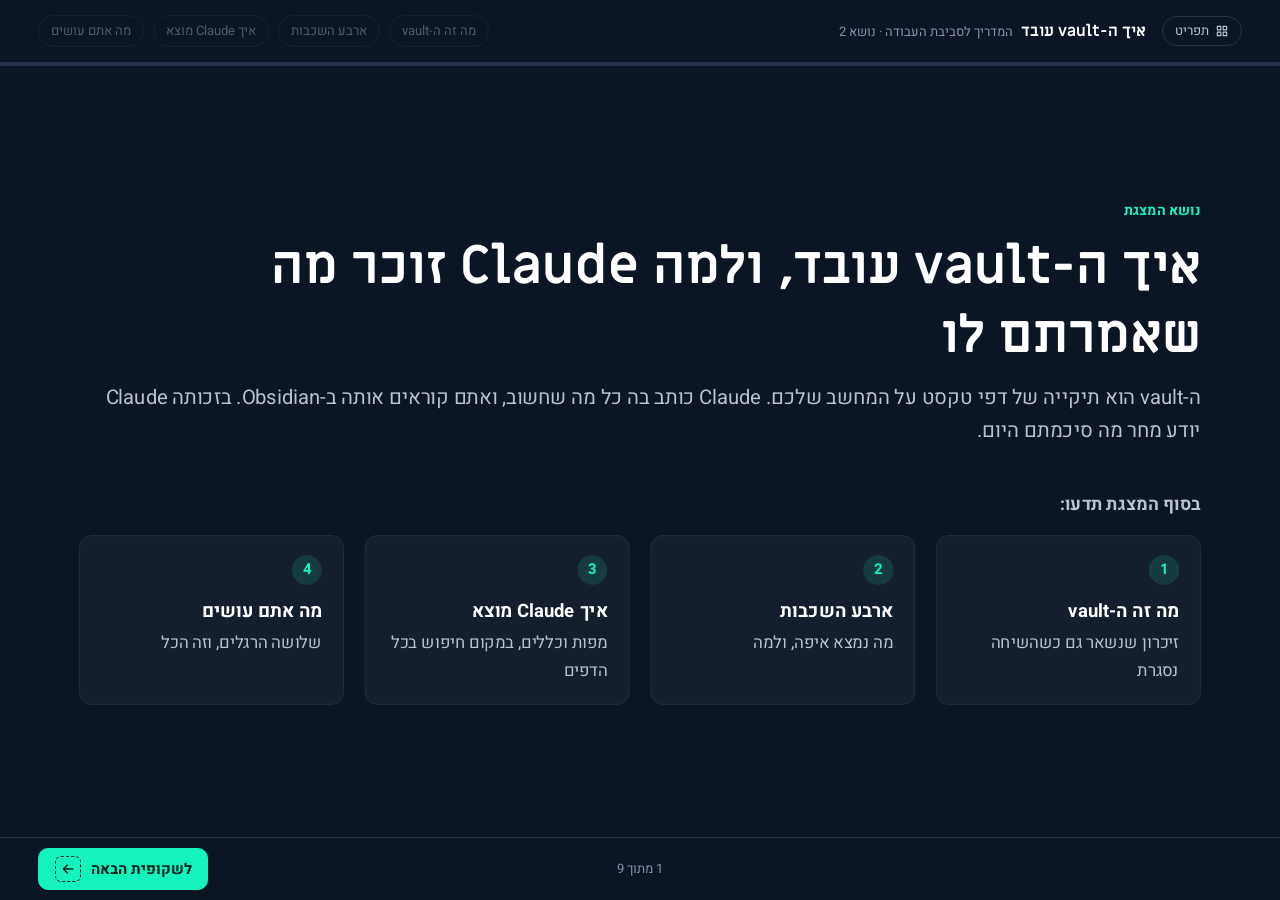
<file: starter/.claude/skills/introduction/vault.html>
<!doctype html>
<html lang="he" dir="rtl">
<head>
<meta charset="utf-8">
<meta name="viewport" content="width=device-width, initial-scale=1">
<meta name="robots" content="noindex, nofollow">
<title>איך ה-vault עובד</title>
<link rel="preconnect" href="https://fonts.googleapis.com">
<link rel="preconnect" href="https://fonts.gstatic.com" crossorigin>
<link href="https://fonts.googleapis.com/css2?family=Heebo:wght@400;500;700&family=Miriam+Libre:wght@700&display=swap" rel="stylesheet">
<link rel="stylesheet" href="ppg-design-system.css">
<link rel="stylesheet" href="intro.css">
</head>
<body>
<div class="deck">

  <header>
    <div class="topbar">
      <a class="home" href="index.html" aria-label="חזרה לתפריט"><svg viewBox="0 0 24 24" aria-hidden="true"><path d="M4 4h6v6H4zM14 4h6v6h-6zM4 14h6v6H4zM14 14h6v6h-6z" fill="none" stroke="currentColor" stroke-width="2" stroke-linejoin="round"/></svg><span>תפריט</span></a>
      <div class="title">איך ה-<bdi dir="ltr">vault</bdi> עובד<small data-ui>המדריך לסביבת העבודה · נושא <bdi dir="ltr">2</bdi></small></div>
      <nav class="parts" aria-label="חלקי המצגת">
        <button data-part="1">מה זה ה-<bdi dir="ltr">vault</bdi></button>
        <button data-part="2">ארבע השכבות</button>
        <button data-part="3">איך <bdi dir="ltr">Claude</bdi> מוצא</button>
        <button data-part="4">מה אתם עושים</button>
      </nav>
    </div>
    <div class="progress"><i></i></div>
  </header>

  <main class="stage" aria-live="polite">
   <div class="canvas">

    <section class="slide" id="s-cover" data-part="0">
      <div class="slide-inner cover">
        <div class="kicker">נושא המצגת</div>
        <h1>איך ה-<bdi dir="ltr">vault</bdi> עובד, ולמה <bdi dir="ltr">Claude</bdi> זוכר מה שאמרתם לו</h1>
        <p class="lead" style="margin-top:14px">ה-<bdi dir="ltr">vault</bdi> הוא תיקייה של דפי טקסט על המחשב שלכם. <bdi dir="ltr">Claude</bdi> כותב בה כל מה שחשוב, ואתם קוראים אותה ב-<bdi dir="ltr">Obsidian</bdi>. בזכותה <bdi dir="ltr">Claude</bdi> יודע מחר מה סיכמתם היום.</p>
        <div class="agenda-title">בסוף המצגת תדעו:</div>
        <ol class="agenda">
          <li data-agenda="1"><b>מה זה ה-<bdi dir="ltr">vault</bdi></b>זיכרון שנשאר גם כשהשיחה נסגרת</li>
          <li data-agenda="2"><b>ארבע השכבות</b>מה נמצא איפה, ולמה</li>
          <li data-agenda="3"><b>איך <bdi dir="ltr">Claude</bdi> מוצא</b>מפות וכללים, במקום חיפוש בכל הדפים</li>
          <li data-agenda="4"><b>מה אתם עושים</b>שלושה הרגלים, וזה הכל</li>
        </ol>
      </div>
    </section>

    <!-- ═════════ חלק 1 ═════════ -->
    <section class="slide" id="s-why" data-part="1">
      <div class="slide-inner">
        <div class="kicker">מה זה ה-<bdi dir="ltr">vault</bdi></div>
        <h2>שיחה חדשה עם <bdi dir="ltr">Claude</bdi> מתחילה מאפס, וה-<bdi dir="ltr">vault</bdi> הוא מה שנשאר</h2>
        <div class="cols even">
          <div class="stack">
            <p>סיכמתם אתמול עם <bdi dir="ltr">Claude</bdi> תוכנית לחודש הבא של לקוח. הבוקר פתחתם שיחה חדשה.</p>
            <div class="predict" data-unlocks="why-rule">
              <div class="q">מה <bdi dir="ltr">Claude</bdi> זוכר מהשיחה של אתמול?</div>
              <div class="choices">
                <button>את כל השיחה</button>
                <button data-correct>רק את מה שנכתב ב-<bdi dir="ltr">vault</bdi></button>
                <button>רק את הדברים החשובים</button>
              </div>
              <div class="feedback">
                <p class="fb-right" hidden><span class="hl">נכון.</span></p>
                <p class="fb-wrong" hidden><span class="hl-r">התשובה: רק את מה שנכתב ב-<bdi dir="ltr">vault</bdi>.</span></p>
                <p>שיחה חדשה מתחילה מדף ריק. מה שנכתב ב-<bdi dir="ltr">vault</bdi> נשאר, כי <bdi dir="ltr">Claude</bdi> קורא אותו בתחילת כל משימה.</p>
              </div>
            </div>
          </div>
          <div id="why-rule" class="locked is-locked stack">
            <div class="card mint">
              <h3>השיחה היא לא הזיכרון. ה-<bdi dir="ltr">vault</bdi> הוא הזיכרון.</h3>
              <p>לכן כל עובדה שאתם אומרים נכתבת לדף הנכון באותו רגע, ולא נשארת רק בשיחה.</p>
            </div>
            <div class="rule">החלטה חשובה שנשארה רק בשיחה היא החלטה ש-<bdi dir="ltr">Claude</bdi> ישכח.</div>
          </div>
        </div>
      </div>
    </section>

    <section class="slide" id="s-two" data-part="1" data-stages="1">
      <div class="slide-inner">
        <div class="kicker">שני חלונות</div>
        <h2>אותה תיקייה נפתחת בשני חלונות: <bdi dir="ltr">Claude</bdi> כותב באחד, ואתם קוראים בשני</h2>
        <div class="cols even">
          <div class="stack">
            <div class="card">
              <span class="stamp"><bdi dir="ltr">VS Code</bdi></span>
              <p style="margin-top:8px">כאן מדברים עם <bdi dir="ltr">Claude</bdi>. הוא כותב את הדפים, ומעדכן אותם.</p>
            </div>
            <div class="card" data-stage="1">
              <span class="stamp"><bdi dir="ltr">Obsidian</bdi></span>
              <p style="margin-top:8px">כאן קוראים ומדפדפים: כל דף, כל קישור בין דפים, ותצוגת גרף של הכל.</p>
            </div>
            <div class="rule" data-stage="1">אתם לא צריכים לכתוב דפים בעצמכם. אומרים ל-<bdi dir="ltr">Claude</bdi>, והוא כותב במקום הנכון.</div>
          </div>
          <div>
            <div class="lvl l1">
              <b><bdi dir="ltr">claude-workspace</bdi></b><span class="d">התיקייה שנפתחת ב-<bdi dir="ltr">VS Code</bdi></span>
              <div class="lvl mini"><b><bdi dir="ltr">CLAUDE.md</bdi></b><span class="d">ההוראות ש-<bdi dir="ltr">Claude</bdi> טוען בכל שיחה</span></div>
              <div class="lvl mini"><b><bdi dir="ltr">.claude</bdi></b><span class="d">הסקילים וההגדרות</span></div>
              <div class="lvl l2" data-stage="1"><b><bdi dir="ltr">vault</bdi></b><span class="d">התיקייה שנפתחת ב-<bdi dir="ltr">Obsidian</bdi></span></div>
            </div>
          </div>
        </div>
      </div>
    </section>

    <!-- ═════════ חלק 2 ═════════ -->
    <section class="slide" id="s-layers" data-part="2">
      <div class="slide-inner">
        <div class="kicker">ארבע השכבות</div>
        <h2>ב-<bdi dir="ltr">vault</bdi> יש ארבע שכבות, ולכל אחת תפקיד אחד</h2>
        <div class="cols">
          <table class="data pick narrow" id="layers-table" role="radiogroup" aria-label="בחירת שכבה">
            <thead><tr><th>בחרו שכבה</th><th>במילים פשוטות</th></tr></thead>
            <tbody>
              <tr data-k="raw" role="radio" tabindex="0"><td><span class="radio" aria-hidden="true"></span><bdi dir="ltr">raw</bdi></td><td>מה שנכנס</td></tr>
              <tr data-k="wiki" role="radio" tabindex="0"><td><span class="radio" aria-hidden="true"></span><bdi dir="ltr">wiki</bdi></td><td>מה שיודעים</td></tr>
              <tr data-k="calendar" role="radio" tabindex="0"><td><span class="radio" aria-hidden="true"></span><bdi dir="ltr">calendar</bdi></td><td>מה שקרה</td></tr>
              <tr data-k="components" role="radio" tabindex="0"><td><span class="radio" aria-hidden="true"></span><bdi dir="ltr">components</bdi></td><td>איך זה עובד</td></tr>
            </tbody>
          </table>
          <div class="detail">
            <bdi dir="ltr" class="cmd" id="ly-name"></bdi>
            <h3 id="ly-title"></h3>
            <div class="lbl">מה יש בה</div>
            <ul id="ly-has"></ul>
            <div class="lbl">מי כותב אליה</div>
            <div class="touch" id="ly-who" style="margin-top:0"></div>
          </div>
        </div>
      </div>
    </section>

    <!-- ═════════ חלק 3 ═════════ -->
    <section class="slide" id="s-find" data-part="3" data-stages="3">
      <div class="slide-inner">
        <div class="kicker">איך <bdi dir="ltr">Claude</bdi> מוצא</div>
        <h2><bdi dir="ltr">Claude</bdi> מגיע לדף הנכון דרך מפות, ולא סורק את כל ה-<bdi dir="ltr">vault</bdi></h2>
        <div class="journey">
          <div class="node"><div class="ico" aria-hidden="true">🧭</div><div class="t"><bdi dir="ltr">CLAUDE.md</bdi></div><div class="s">קובע לאיזה תחום הבקשה שייכת</div></div>
          <div class="node" data-stage="1"><div class="ico" aria-hidden="true">🗺️</div><div class="t"><bdi dir="ltr">_index.md</bdi></div><div class="s">המפה של התיקייה: מה יש בה</div></div>
          <div class="node" data-stage="2"><div class="ico" aria-hidden="true">📏</div><div class="t"><bdi dir="ltr">_rules.md</bdi></div><div class="s">הכללים: איך עובדים בתיקייה הזאת</div></div>
          <div class="node" data-stage="3"><div class="ico" aria-hidden="true">📄</div><div class="t">הדף עצמו</div><div class="s"><bdi dir="ltr">Claude</bdi> קורא, ורק אז עונה</div></div>
        </div>
        <div class="cols even">
          <div class="rule" data-stage="3">בכל תיקייה יש שני קבצים קבועים: מפה וכללים. כך <bdi dir="ltr">Claude</bdi> יודע מה יש שם, ואיך נכון לכתוב שם.</div>
          <aside class="dyk" data-stage="3" style="margin-top:0"><p>לפני כל תשובה <bdi dir="ltr">Claude</bdi> מקבל תזכורת אוטומטית לקרוא קודם את ה-<bdi dir="ltr">vault</bdi>. לכן הוא לא שואל אתכם שאלות שהתשובה עליהן כבר כתובה.</p></aside>
        </div>
      </div>
    </section>

    <section class="slide" id="s-files" data-part="3">
      <div class="slide-inner">
        <div class="kicker">קבצים שכדאי להכיר</div>
        <h2>ארבעה קבצים בראש ה-<bdi dir="ltr">vault</bdi> מחזיקים את כל התמונה</h2>
        <table class="data" style="margin-top:1.6rem">
          <thead><tr><th>הקובץ</th><th>מה יש בו</th><th>מתי פותחים אותו</th></tr></thead>
          <tbody>
            <tr><td><bdi dir="ltr">_tasks.md</bdi></td><td>כל המשימות הפתוחות, בטבלה אחת</td><td>כשרוצים לראות מה פתוח</td></tr>
            <tr><td><bdi dir="ltr">_active.md</bdi></td><td>מה נעצר באמצע בפעם הקודמת</td><td><bdi dir="ltr">Claude</bdi> קורא אותו בתחילת היום</td></tr>
            <tr><td><bdi dir="ltr">_rules.md</bdi></td><td>כללי העבודה, כולל כל תיקון שנתתם ל-<bdi dir="ltr">Claude</bdi></td><td>כשרוצים לראות מה <bdi dir="ltr">Claude</bdi> למד מכם</td></tr>
            <tr><td><bdi dir="ltr">_goals.md</bdi></td><td>בשביל מה ה-<bdi dir="ltr">vault</bdi> קיים, ומה חשוב בו</td><td>כמעט אף פעם</td></tr>
          </tbody>
        </table>
        <div class="rule" style="margin-top:1.6rem">קו תחתון בתחילת השם מסמן קובץ של המערכת. הדפים הרגילים, כמו דף של לקוח, נמצאים בתוך <bdi dir="ltr">wiki</bdi>.</div>
      </div>
    </section>

    <!-- ═════════ חלק 4 ═════════ -->
    <section class="slide" id="s-you" data-part="4" data-stages="3">
      <div class="slide-inner">
        <div class="kicker">מה אתם עושים</div>
        <h2>שלושה הרגלים שומרים על ה-<bdi dir="ltr">vault</bdi> מעודכן</h2>
        <div class="grid3">
          <div class="card">
            <span class="stamp">כל הזמן</span>
            <h3 style="margin-top:10px">אומרים עובדות</h3>
            <p>החלטה, שינוי בתקציב, משהו שהלקוח אמר. כותבים את זה ל-<bdi dir="ltr">Claude</bdi> במשפט, והוא מכניס את זה לדף הלקוח.</p>
          </div>
          <div class="card" data-stage="1">
            <span class="stamp">כשמגיע קובץ</span>
            <h3 style="margin-top:10px">שמים אותו ב-<bdi dir="ltr">raw/inbox</bdi></h3>
            <p>ואז מקלידים <bdi dir="ltr" class="cmd">/process-vault</bdi>. <bdi dir="ltr">Claude</bdi> קורא את הקובץ, ומכניס כל פרט לדף הנכון.</p>
          </div>
          <div class="card" data-stage="2">
            <span class="stamp">בסוף היום</span>
            <h3 style="margin-top:10px">מקלידים <bdi dir="ltr" class="cmd">/end-of-session</bdi></h3>
            <p><bdi dir="ltr">Claude</bdi> מסכם את היום ביומן, מעדכן את המשימות, ושומר את מה שלמד.</p>
          </div>
        </div>
        <div class="rule" style="margin-top:1.6rem" data-stage="3">אפשר לתקן דף ביד ב-<bdi dir="ltr">Obsidian</bdi>. את <bdi dir="ltr">CLAUDE.md</bdi> ואת קבצי המפות עדיף לשנות דרך <bdi dir="ltr">Claude</bdi>.</div>
      </div>
    </section>

    <section class="slide" id="s-local" data-part="4">
      <div class="slide-inner">
        <div class="kicker">איפה זה נשמר</div>
        <h2>ה-<bdi dir="ltr">vault</bdi> נשמר רק על המחשב שלכם, ולכל שינוי יש היסטוריה</h2>
        <div class="grid3">
          <div class="card">
            <span class="stamp mint">מקומי</span>
            <h3 style="margin-top:10px">הקבצים אצלכם</h3>
            <p>ה-<bdi dir="ltr">vault</bdi> הוא תיקייה רגילה על המחשב. הוא לא עולה לשום מקום בעצמו.</p>
          </div>
          <div class="card">
            <span class="stamp">היסטוריה</span>
            <h3 style="margin-top:10px">אפשר לחזור אחורה</h3>
            <p><bdi dir="ltr">Claude</bdi> שומר גרסה אחרי כל שלב. נמחק משהו בטעות? מבקשים ממנו לשחזר.</p>
          </div>
          <div class="card red">
            <span class="stamp red">זהירות</span>
            <h3 style="margin-top:10px">לא מעלים למקום ציבורי</h3>
            <p>יש ב-<bdi dir="ltr">vault</bdi> פרטים של לקוחות. התיקייה נשארת על המחשב, ולא עולה לאתר או לשיתוף פתוח.</p>
          </div>
        </div>
      </div>
    </section>

    <section class="slide" id="s-end" data-part="4">
      <div class="slide-inner cover">
        <div class="kicker">סיכום</div>
        <h2>מה חשוב לזכור</h2>
        <table class="data" style="margin-top:1.2rem">
          <tbody>
            <tr><td><b>מה זה ה-<bdi dir="ltr">vault</bdi></b></td><td>שיחה חדשה מתחילה מאפס. מה שנכתב ב-<bdi dir="ltr">vault</bdi> נשאר, ולכן כל עובדה נכתבת לדף הנכון באותו רגע.</td></tr>
            <tr><td><b>ארבע השכבות</b></td><td><bdi dir="ltr">raw</bdi> לקבצים נכנסים, <bdi dir="ltr">wiki</bdi> לידע, <bdi dir="ltr">calendar</bdi> למה שקרה בכל יום, ו-<bdi dir="ltr">components</bdi> למנגנון.</td></tr>
            <tr><td><b>איך <bdi dir="ltr">Claude</bdi> מוצא</b></td><td>בכל תיקייה יש מפה וכללים. <bdi dir="ltr">Claude</bdi> קופץ ממפה למפה עד הדף הנכון, ולא סורק את הכל.</td></tr>
            <tr><td><b>מה אתם עושים</b></td><td>אומרים עובדות, שמים קבצים ב-<bdi dir="ltr">raw/inbox</bdi>, וסוגרים את היום. ה-<bdi dir="ltr">vault</bdi> נשמר רק על המחשב שלכם.</td></tr>
          </tbody>
        </table>
        <div class="end-actions">
          <a class="btn primary" href="connections.html">למצגת הבאה: החיבורים<svg viewBox="0 0 24 24" aria-hidden="true"><path d="M19 12H5M11 6l-6 6 6 6" fill="none" stroke="currentColor" stroke-width="2.4" stroke-linecap="round" stroke-linejoin="round"/></svg></a>
          <a class="btn" href="index.html">חזרה לתפריט</a>
        </div>
      </div>
    </section>

   </div>
  </main>

  <footer class="navbar">
    <button class="btn navbtn" id="prev" aria-keyshortcuts="ArrowRight"><span class="key"><svg viewBox="0 0 24 24" aria-hidden="true"><path d="M5 12h14M13 6l6 6-6 6" fill="none" stroke="currentColor" stroke-width="2.4" stroke-linecap="round" stroke-linejoin="round"/></svg></span><span class="lbl">הקודם</span></button>
    <span class="count" id="count" data-ui></span>
    <button class="btn primary navbtn" id="next" aria-keyshortcuts="ArrowLeft"><span class="lbl">המשך</span><span class="key"><svg viewBox="0 0 24 24" aria-hidden="true"><path d="M19 12H5M11 6l-6 6 6 6" fill="none" stroke="currentColor" stroke-width="2.4" stroke-linecap="round" stroke-linejoin="round"/></svg></span></button>
  </footer>
</div>

<script src="intro.js"></script>
<script>
window.DeckHooks = {
  /* the explorer: the list of layers is the control, the card beside it shows the chosen one */
  's-layers'(s) {
    const D = {
      raw: { title: 'המגירה הנכנסת: קבצים שעוד לא עובדו',
             has: ['התיקייה <bdi dir="ltr">inbox</bdi>: כאן שמים קבצים חדשים', 'בריף מלקוח, דוח, מצגת, צילום מסך', 'אחרי העיבוד, המקור עובר לתיקייה <bdi dir="ltr">processed</bdi>'],
             who: 'אתם שמים קבצים. <bdi dir="ltr" class="cmd">/process-vault</bdi> מעבד אותם.' },
      wiki: { title: 'הידע: דף לכל דבר שחשוב לעבודה',
              has: ['דף לכל לקוח שלכם', 'דף לכל חבר צוות, ולכל כלי', 'התהליכים של החברה, כפי שהם כתובים'],
              who: '<bdi dir="ltr">Claude</bdi>, בכל פעם שאתם אומרים לו עובדה.' },
      calendar: { title: 'היומן: דף אחד לכל יום',
                  has: ['מה נעשה באותו יום', 'מה לימדתם את <bdi dir="ltr">Claude</bdi>', 'מה נשאר פתוח למחר'],
                  who: '<bdi dir="ltr" class="cmd">/end-of-session</bdi>, בסוף כל יום.' },
      components: { title: 'המנגנון: מה שמפעיל את ה-<bdi dir="ltr">vault</bdi>',
                    has: ['הסקילים', 'תבניות לדפים חדשים', 'הוראות למשימות מיוחדות'],
                    who: '<bdi dir="ltr">Claude</bdi> מתחזק אותה. אתם כמעט לא נוגעים בה.' }
    };
    Intro.picker(s, '#layers-table', D, {
      '#ly-name': (d, k) => k,
      '#ly-title': d => d.title,
      '#ly-has': d => Intro.li(d.has),
      '#ly-who': d => d.who
    });
  }
};
</script>
<script src="deck.js"></script>
</body>
</html>
</file>
<file: starter/.claude/skills/introduction/ppg-design-system.css>
/* Lesson decks: shared styles.
   The header, footer and background follow the window like any page. Only the
   slide content lives on a fixed canvas (1600x760 landscape, 440x840 portrait)
   that lib/deck.js scales as a whole to the stage between the bars, so every
   element keeps its proportions; a stage of another shape gets empty bands. */
:root {
  --bg: #0C1524;
  --surface: #151E2D;
  --surface-2: #1E293B;
  --line: #253248;
  --ink: #ffffff;
  --ink-2: #b8c2d3;
  --ink-3: #8593a8;
  --mint: #14F2BD;
  --mint-dim: rgba(20, 242, 189, .14);
  --violet: #a78bfa;
  --violet-dim: rgba(167, 139, 250, .16);
  --red: #d97070;
  --red-dim: rgba(217, 112, 112, .16);
  --amber: #f2c94c;
  --font-head: "Miriam Libre", "Heebo", system-ui, sans-serif;
  --font-body: "Heebo", system-ui, sans-serif;
  --radius: .8rem;
  --ease: cubic-bezier(.2, .7, .2, 1);
  --dur: 650ms;
  --canvas-w: 1600px;
  --canvas-h: 760px;
  --gap: 4rem;
  --pad-x: 4.5rem;
  --frame-x: clamp(16px, 3vw, 56px); /* the bars' side margin follows the window */
  --bar-h: clamp(52px, 7vh, 64px); /* header and footer share one height */
  font-size: 18px;
}
@media (prefers-reduced-motion: reduce) { :root { --dur: 0ms; } }

* { box-sizing: border-box; margin: 0; padding: 0; }
html, body { height: 100%; background: var(--bg); color: var(--ink); overflow: hidden; }
body { font-family: var(--font-body); font-size: 1rem; line-height: 1.65; -webkit-font-smoothing: antialiased; }
bdi, .n { unicode-bidi: isolate; direction: ltr; font-variant-numeric: tabular-nums; }
bdi { white-space: nowrap; } /* a Latin name or a number never splits across lines (1-5, 3-1, 2-4) */
.vchart-labels bdi { white-space: normal; }
[hidden] { display: none !important; } /* a component's display rule never overrides hidden (9-5, 27/09) */
button { font: inherit; color: inherit; }
:focus-visible { outline: 3px solid var(--mint); outline-offset: 3px; border-radius: 6px; }

/* ── frame ─────────────────────────────────────────── */
.deck { display: grid; grid-template-rows: auto 1fr auto; grid-template-columns: minmax(0, 1fr); height: 100dvh; }
.canvas { position: absolute; left: 50%; top: 50%; width: var(--canvas-w); height: var(--canvas-h);
  transform: translate(-50%, -50%) scale(var(--scale, 1)); transform-origin: center; }
.topbar { display: flex; align-items: center; gap: 16px; height: var(--bar-h); padding: 0 var(--frame-x); border-bottom: 1px solid var(--line); background: var(--bg); }
.topbar .title { font-family: var(--font-head); font-weight: 700; font-size: 16px; white-space: nowrap; min-width: 0; overflow: hidden; text-overflow: ellipsis; }
/* the part buttons keep one row; a long lesson title gives way instead (9-5, 1-6 on a sideways phone, 27/09) */
.topbar .title small { font-family: var(--font-body); font-weight: 400; color: var(--ink-3); font-size: 13px; margin-inline-start: 8px; }
.parts { display: flex; gap: .4rem; margin-inline-start: auto; flex-wrap: nowrap; flex-shrink: 0; justify-content: flex-end; }
.parts button { white-space: nowrap; }
.parts button { background: transparent; border: 1px solid var(--line); border-radius: 999px; padding: 4px 12px; font-size: 13px; color: var(--ink-2); cursor: pointer; }
.parts button[aria-current="true"] { border-color: var(--mint); color: var(--mint); background: var(--mint-dim); }
.progress { height: 3px; background: var(--line); position: relative; }
.progress i { position: absolute; inset-block: 0; inset-inline-start: 0; background: var(--mint); transition: width var(--dur) var(--ease); }

.stage { position: relative; overflow: hidden; }
.slide { position: absolute; inset: 0; overflow: hidden; padding: 2.6rem var(--pad-x); display: none; flex-direction: column; }
.slide.active { display: flex; animation: slideIn var(--dur) var(--ease); }
@keyframes slideIn { from { opacity: 0; transform: translateX(-24px); } to { opacity: 1; transform: none; } }
.slide.active.back { animation-name: slideBack; }
@keyframes slideBack { from { opacity: 0; transform: translateX(24px); } to { opacity: 1; transform: none; } }
/* centred in the free height. A slide never scrolls; the check fails one that overflows the canvas */
.slide-inner { width: 100%; max-width: 1800px; margin: auto; }

.navbar { display: grid; grid-template-columns: 1fr auto 1fr; align-items: center; gap: 12px; height: var(--bar-h); padding: 0 var(--frame-x); border-top: 1px solid var(--line); }
.navbar #prev { justify-self: start; }
.navbar #next { justify-self: end; }
.navbar .count { color: var(--ink-3); font-size: 13px; text-align: center; }
.btn { border: 1px solid var(--line); background: var(--surface); border-radius: .6rem; padding: .5rem 1.2rem; cursor: pointer; font-weight: 500; font-size: .9rem; }
.btn:hover { border-color: var(--ink-3); }
.btn.primary { background: var(--mint); color: #06221b; border-color: var(--mint); font-weight: 700; }
.btn.primary:hover { filter: brightness(1.08); }
.btn[disabled] { opacity: .35; cursor: default; }
.btn.ghost { background: transparent; }
/* nav buttons: the arrow key that does the same thing, drawn as a dashed key cap on the outer edge */
.navbar .btn { font-size: 15px; border-radius: 10px; }
.navbtn { display: inline-flex; align-items: center; justify-content: center; gap: 10px; min-width: 170px; height: 42px; padding: 0 14px; }
.navbtn .key { display: inline-grid; place-items: center; width: 26px; height: 26px; border: 1.5px dashed currentColor; border-radius: 6px; flex: none; }
.navbtn .key svg { width: 16px; height: 16px; }
@media (hover: none), (pointer: coarse) { .navbtn .key { display: none; } .navbtn { min-width: 0; } }

/* ── typography ─────────────────────────────────────── */
.kicker { color: var(--mint); font-weight: 700; font-size: .8rem; margin-bottom: .6rem; }
span.q { font-family: var(--font-body); } /* the heading font draws " curly (7-2) */
h1, h2 { font-family: var(--font-head); font-weight: 700; line-height: 1.3; }
h1 { font-size: 3rem; }
h2 { font-size: 1.9rem; margin-bottom: 1.1rem; }
h3 { font-size: 1.1rem; font-weight: 700; margin-bottom: .35rem; }
p.lead { font-size: 1.15rem; color: var(--ink-2); } /* no fixed measure: a lead takes the width it is given (rule 10f; 1-8, 2-1, 3-4, 3-5) */
.muted { color: var(--ink-3); }
.hl { color: var(--mint); font-weight: 700; }
.hl-v { color: var(--violet); font-weight: 700; }
.hl-r { color: var(--red); font-weight: 700; }
.hl-a { color: var(--amber); font-weight: 700; } /* a third highlight (3-1) */

/* ── layout helpers ─────────────────────────────────── */
.cols { display: grid; grid-template-columns: minmax(0, 5fr) minmax(0, 6fr); gap: var(--gap); align-items: start; margin-top: 2.2rem; }
.cols.even { grid-template-columns: 1fr 1fr; }
/* a label beside each bar, not above it */
.barrows { display: grid; grid-template-columns: max-content 1fr; gap: .8rem 1.2rem; align-items: center; }
.barrows .bar-label { margin: 0; }
/* a table whose rows are the control: pick a row, the rest of the slide follows it */
table.pick tbody tr { cursor: pointer; }
table.pick tbody tr:hover td { background: rgba(255,255,255,.03); }
table.pick .radio { display: inline-block; width: .9rem; height: .9rem; border-radius: 50%; border: 2px solid var(--ink-3); margin-inline-end: .7rem; vertical-align: -1px; transition: border-color .2s, background .2s; }
table.pick tr.sel .radio { border-color: var(--mint); background: radial-gradient(circle, var(--mint) 45%, transparent 50%); }
/* text above, the full-width visual under it (for wide horizontal bars) */
.grid2 { display: grid; grid-template-columns: 1fr 1fr; grid-auto-rows: 1fr; gap: 1.4rem var(--gap); margin-top: 2rem; }
.grid2 > .card { display: flex; flex-direction: column; justify-content: center; }
.grid2 > .card > .stamp, .grid2 > .card > .kicker { align-self: flex-start; } /* a label keeps its own width inside a flex card (1-1) */
.grid2 > .formula-card { align-items: center; text-align: center; }
.card.plain { background: transparent; border-color: transparent; padding-inline: 0; }
/* three cards in a row, equal heights (2-5, 3-5) */
.grid3 { display: grid; grid-template-columns: repeat(3, minmax(0, 1fr)); grid-auto-rows: 1fr; gap: 1.2rem; margin-top: 2rem; }
.grid3 > .card { display: flex; flex-direction: column; justify-content: center; }
.grid3 > .card > .stamp, .grid3 > .card > .kicker { align-self: flex-start; } /* as in .grid2 (5-2) */
html.portrait .grid3 { grid-template-columns: 1fr; grid-auto-rows: auto; gap: .7rem; margin-top: .8rem; }
html.portrait .grid2 { grid-template-columns: 1fr; grid-auto-rows: auto; gap: .8rem; margin-top: .8rem; }
.rows { margin-top: 1.6rem; }
/* the explorer: the table is the control, the big number beside it shows the chosen row's result */
.be-top { display: grid; grid-template-columns: 1fr auto; gap: 2rem; align-items: center; }
.be-top .bignum { text-align: center; min-width: 9rem; }
.rows > .stack + div { margin-top: 2.2rem; }
.stack > * + * { margin-top: 1.25rem; }
.card { background: var(--surface); border: 1px solid var(--line); border-radius: var(--radius); padding: 1.3rem 1.6rem; }
.card.mint { border-color: rgba(20, 242, 189, .45); background: linear-gradient(0deg, var(--mint-dim), var(--mint-dim)), var(--surface); }
.card.red { border-color: rgba(217, 112, 112, .5); }
.rule { border-inline-start: 4px solid var(--mint); padding: .6rem 1rem; background: var(--surface); border-radius: 0 .6rem .6rem 0; font-weight: 500; }
.stamp { display: inline-block; font-size: .72rem; font-weight: 700; border-radius: 999px; padding: .1rem .6rem; background: var(--violet-dim); color: var(--violet); }

/* staged reveal: an element with data-stage="n" shows once the slide reached stage n */
[data-stage] { transition: opacity var(--dur) var(--ease), transform var(--dur) var(--ease); }
[data-stage]:not(.on) { opacity: 0; transform: translateY(8px); pointer-events: none; }
.slide.instant, .slide.instant * { transition: none !important; }
.slide.print-all [data-stage] { opacity: 1; transform: none; }

/* ── tables ─────────────────────────────────────────── */
table.data { width: 100%; border-collapse: collapse; font-size: .95rem; }
table.data th { text-align: start; color: var(--ink-3); font-weight: 500; font-size: .78rem; padding: .45rem .7rem; border-bottom: 1px solid var(--line); }
table.data td { padding: .55rem .7rem; border-bottom: 1px solid var(--line); }
table.data td.num, table.data th.num { text-align: center; }
table.data tr.sel td { background: var(--mint-dim); }
table.data tr.sel td:first-child { box-shadow: inset -3px 0 0 var(--mint); }

/* ── stacked money bar (RTL: first segment on the right) ── */
.mbar { display: flex; height: 3.6rem; border-radius: .6rem; overflow: hidden; background: var(--surface-2); }
.mbar > span { display: block; text-align: center; align-content: center; font-weight: 700; font-size: .85rem; white-space: nowrap; overflow: hidden; transition: flex-basis var(--dur) var(--ease), opacity var(--dur) var(--ease); flex-basis: 0; opacity: 0; }
.mbar > span.on { opacity: 1; }
.seg-rev { background: #2b3b57; }
.seg-cost { background: #3a3350; color: var(--violet); }
.seg-ads { background: #4a2f35; color: #f0a3a3; }
.seg-keep { background: var(--mint); color: #06221b; }
.bar-label { font-size: .78rem; color: var(--ink-3); margin-bottom: .35rem; }
.legend { display: flex; flex-wrap: wrap; gap: .4rem 1rem; margin-top: .6rem; font-size: .83rem; color: var(--ink-2); }
.legend i { display: inline-block; width: .7rem; height: .7rem; border-radius: 3px; margin-inline-end: .35rem; vertical-align: -1px; }

/* ── vertical bar chart ─────────────────────────────── */
.vchart { display: flex; align-items: flex-end; gap: 1rem; height: 17rem; margin-top: 1.6rem; /* room for the value over a full-height bar: a bar is never shrunk below its number (zz-seed F) */ padding: 0 .5rem; border-bottom: 1px solid var(--line); position: relative; }
.vchart .col { flex: 1; display: flex; flex-direction: column; align-items: center; justify-content: flex-end; height: 100%; min-width: 0; }
.vchart .bar { width: 100%; max-width: 7rem; border-radius: .45rem .45rem 0 0; height: 0; transition: height var(--dur) var(--ease), background var(--dur); position: relative; }
.vchart .col > .bar, .vchart .val { flex-shrink: 0; } /* a bar keeps the height its value sets; bars side by side (.pair) still share the width (5-1) */
.vchart .val { font-weight: 700; font-size: .95rem; margin-bottom: .35rem; opacity: 0; transition: opacity var(--dur); white-space: nowrap; }
.vchart .col.on .val { opacity: 1; }
.vchart-labels { display: flex; gap: 1rem; padding: 0 .5rem; }
.vchart-labels > div { flex: 1; min-width: 0; text-align: center; font-size: .78rem; color: var(--ink-2); line-height: 1.35; padding-top: .45rem; }
.refline { position: absolute; inset-inline: 0; border-top: 2px dashed var(--amber); transition: bottom var(--dur) var(--ease), opacity var(--dur); opacity: 0; }
.refline.on { opacity: 1; }
.refline span { position: absolute; inset-inline-start: 0; top: -1.5rem; font-size: .72rem; color: var(--amber); font-weight: 700; background: var(--bg); padding: 0 .35rem; }

/* ── predict / choice ───────────────────────────────── */
.predict { background: var(--surface); border: 1px dashed var(--violet); border-radius: var(--radius); padding: 1.3rem 1.6rem; }
.predict .q { font-weight: 700; font-size: 1.05rem; margin-bottom: .7rem; }
.choices { display: flex; flex-wrap: wrap; gap: .6rem; }
.choices button { min-width: 5rem; border: 1px solid var(--line); background: var(--surface-2); border-radius: .6rem; padding: .5rem 1.1rem; cursor: pointer; font-weight: 700; font-size: 1rem; }
.choices button:hover:not([disabled]) { border-color: var(--violet); }
.choices button.right { border-color: var(--mint); background: var(--mint-dim); color: var(--mint); }
.choices button.wrong { border-color: var(--red); background: var(--red-dim); color: var(--red); }
.choices button[disabled] { cursor: default; }
/* the answer shows only after a choice. Its space is counted when the slide is
   fitted to the screen (class .measuring), so answering never needs a scrollbar */
.feedback { margin-top: .8rem; display: none; }
.feedback > .fb-right, .feedback > .fb-wrong { grid-row: 1; grid-column: 1; }
.predict.done .feedback, .slide.measuring .feedback { display: grid; }
.slide.measuring .predict:not(.done) .feedback { visibility: hidden; }
.slide.measuring .feedback > [hidden] { display: block !important; visibility: hidden; } /* beats the global [hidden] rule: the answer's space is counted while fitting */
.predict.done .feedback { animation: fadeUp var(--dur) var(--ease); }
@keyframes fadeUp { from { opacity: 0; transform: translateY(6px); } to { opacity: 1; transform: none; } }
.predict.nudge { animation: nudge .6s var(--ease); border-style: solid; }
@keyframes nudge { 0%, 100% { transform: none; } 20% { transform: translateX(-8px); } 40% { transform: translateX(8px); } 60% { transform: translateX(-5px); } 80% { transform: translateX(5px); } }
.btn.primary.waiting { background: transparent; color: var(--violet); border-color: var(--violet); }
.parts button[disabled] { opacity: .4; cursor: default; }
.locked { transition: opacity var(--dur), filter var(--dur); }
.locked.is-locked { opacity: .18; filter: blur(9px); pointer-events: none; user-select: none; }
.locked.is-locked :is(.vchart, .mbar) { visibility: hidden; } /* a blurred chart still shows which bar is tallest: it waits for the answer (2-2, 2-5) */

/* ── segmented control ──────────────────────────────── */
.seg { display: inline-flex; border: 1px solid var(--line); border-radius: .7rem; overflow: hidden; background: var(--surface-2); }
.seg button { border: 0; background: transparent; padding: .5rem .9rem; cursor: pointer; font-weight: 700; font-size: .95rem; border-inline-start: 1px solid var(--line); }
.seg button:first-child { border-inline-start: 0; }
.seg button[aria-pressed="true"] { background: var(--mint); color: #06221b; }

/* ── big number ─────────────────────────────────────── */
.big { font-family: var(--font-head); font-size: 4rem; line-height: 1.2; margin-top: .2rem; color: var(--mint); font-weight: 700; }
.formula { font-size: 1.2rem; font-weight: 500; }
.frac { display: inline-flex; flex-direction: column; align-items: center; vertical-align: middle; margin: 0 .35rem; line-height: 1.2; }
.frac > span:first-child { border-bottom: 2px solid var(--ink-2); padding: 0 .35rem .25rem; }
.frac > span:last-child { padding: .25rem .35rem 0; }
.frac .den { border-radius: .35rem; transition: background var(--dur), color var(--dur); }
.frac .den.flash { background: var(--violet-dim); color: var(--violet); }

/* ── journey ────────────────────────────────────────── */
.journey { display: grid; grid-auto-flow: column; grid-auto-columns: minmax(0, 1fr); gap: 1rem; position: relative; margin-top: 1.4rem; } /* as many stations as it has (3-4) */
.journey .node { background: var(--surface); border: 1px solid var(--line); border-radius: .7rem; padding: 1rem; text-align: center; position: relative; min-height: 8.5rem; }
.journey .node .ico { font-size: 1.7rem; }
.journey .node .t { font-weight: 700; margin-top: .25rem; }
.journey .node .s { font-size: .78rem; color: var(--ink-3); }
.journey .claim { display: inline-block; margin-top: .45rem; font-size: .72rem; font-weight: 700; padding: .1rem .6rem; border-radius: 999px; background: var(--red-dim); color: var(--red); }
.journey .node.lit { border-color: var(--mint); box-shadow: 0 0 0 3px var(--mint-dim); }
.counter { display: grid; grid-template-columns: 1fr 1fr; gap: 1rem; margin-top: 1rem; }
.counter .card { text-align: center; }
.counter .card .big { font-size: 3rem; }

/* ── sliders ────────────────────────────────────────── */
.ctrl { margin-bottom: 1rem; }
/* two sliders side by side on a wide canvas (3-2) */
.ctrls { display: grid; grid-auto-flow: column; grid-auto-columns: minmax(0, 1fr); gap: 0 1.4rem; }
html.portrait .ctrls { grid-auto-flow: row; }
.ctrl label { display: flex; justify-content: space-between; font-weight: 500; margin-bottom: .35rem; gap: .7rem; }
.ctrl output { font-weight: 700; color: var(--mint); }
input[type=range] { width: 100%; accent-color: var(--mint); height: 1.6rem; direction: rtl; }
.readouts { display: grid; grid-auto-flow: column; grid-auto-columns: minmax(0, 1fr); gap: .7rem; }
.readouts .card { padding: .8rem .9rem; }
.readouts .k { font-size: .78rem; color: var(--ink-3); }
.readouts .v { font-size: 1.55rem; font-weight: 700; }
.verdict { margin-top: .8rem; padding: .7rem .9rem; border-radius: .6rem; font-weight: 700; background: var(--surface-2); transition: background var(--dur), color var(--dur); }
.verdict.good { background: var(--mint-dim); color: var(--mint); }
.verdict.bad { background: var(--red-dim); color: var(--red); }

/* ── figure (screenshot / illustration) with zoom ───── */
.shot { position: relative; cursor: zoom-in; border-radius: .7rem; overflow: hidden; border: 1px solid var(--line); display: block; width: 100%; background: none; padding: 0; text-align: start; }
.shot .zoomicon { position: absolute; top: .5rem; inset-inline-start: .5rem; width: 1.6rem; height: 1.6rem; border-radius: .5rem; background: rgba(12,21,36,.85); color: #fff; display: grid; place-items: center; transition: transform .2s, background .2s; }
.shot .zoomicon svg { width: .85rem; height: .85rem; }
.shot:hover .zoomicon { transform: scale(1.08); background: var(--mint); color: #06221b; }
dialog.zoom { position: fixed; inset: 0; width: 100%; height: 100%; max-width: none; max-height: none; margin: 0; border: 0; padding: 64px 12px 16px; background: transparent; color: var(--ink); }
dialog.zoom[open] { display: flex; flex-direction: column; align-items: center; justify-content: center; }
dialog.zoom::backdrop { background: rgba(4, 8, 16, .9); }
dialog.zoom .zwrap { width: 100%; max-width: 1400px; min-width: 0; }
dialog.zoom .zbody { overflow: auto; max-width: 100%; max-height: calc(100vh - 160px); border-radius: 10px; }
dialog.zoom .zbody > div { min-width: 680px; }
dialog.zoom .zbody:has(.ga) { direction: ltr; } /* an LTR report opens at its left edge on a phone (1-5) */
dialog.zoom .zclose { position: fixed; top: 16px; inset-inline-start: 16px; }
/* a phone held sideways: the zoom window takes the height it has (3-1) */
@media (max-height: 500px) { dialog.zoom { padding: 52px 8px 8px; } dialog.zoom .zbody { max-height: calc(100vh - 64px); } dialog.zoom .zclose { top: 8px; } }

/* the GA4 report drawn in HTML, in the product's own look (LTR, light) */
.ga { background: #ffffff; color: #202124; font-family: Roboto, Arial, sans-serif; direction: ltr; padding: .8rem .9rem; font-size: .72rem; }
.ga .h { font-size: 1rem; margin-bottom: .1rem; }
.ga .sub { color: #5f6368; font-size: .66rem; margin-bottom: .55rem; }
.ga table { width: 100%; border-collapse: collapse; }
.ga th { text-align: left; font-weight: 500; color: #5f6368; border-bottom: 1px solid #dadce0; padding: .35rem .25rem; }
.ga td { padding: .4rem .25rem; border-bottom: 1px solid #f1f3f4; }
.ga td.r, .ga th.r { text-align: right; }
.ga .mask { display: inline-block; width: 3.6rem; height: .55rem; border-radius: 3px; background: #dadce0; vertical-align: middle; }
.ga tr.mark td { background: #e6f4ea; }
/* a numbered frame on a drawn screen looks like the one on a real screenshot (rule 18 style, 03/10) */
.annot { position: absolute; border: 3px solid var(--mark, #9333ea); border-radius: 7px; pointer-events: none; }
.annot b { position: absolute; top: -10px; right: -10px; width: 20px; height: 20px; border-radius: 50%; background: var(--mark, #9333ea); color: #fff;
  font: 700 11px/1 var(--font-body); display: grid; place-items: center; box-shadow: 0 0 0 2px #fff, 0 2px 5px rgba(0,0,0,.3); }

/* agenda cards and readouts take as many columns as they have items (1-3, 27/09) */
/* the summary table: a part name stays on one line on a wide canvas (1-1, 9-5, 2-2) */
html:not(.portrait) .slide-inner.cover table.data td:first-child { white-space: nowrap; }
/* ── cover ──────────────────────────────────────────── */
.agenda-title { margin-top: 2.4rem; font-weight: 700; color: var(--ink-2); }
.agenda { list-style: none; counter-reset: ag; display: grid; grid-auto-flow: column; grid-auto-columns: minmax(0, 1fr); gap: 1.2rem; margin-top: .9rem; }
.agenda li { counter-increment: ag; }
.agenda li, .agenda-fly { list-style: none; background: var(--surface); border: 1px solid var(--line); border-radius: .7rem; padding: 1.1rem 1.2rem; font-size: .95rem; color: var(--ink-2); }
.agenda li::before, .agenda-fly::before { content: attr(data-agenda); display: inline-grid; place-items: center; width: 1.7rem; height: 1.7rem; border-radius: 50%; background: var(--mint-dim); color: var(--mint); font-weight: 700; font-size: .85rem; margin-bottom: .6rem; }
.agenda b, .agenda-fly b { display: block; color: var(--ink); font-size: 1.05rem; margin-bottom: .2rem; }
/* the cards fly up into the part buttons when the lesson starts */
.agenda-fly { position: fixed; z-index: 50; margin: 0; pointer-events: none; transform-origin: 0 0; font-size: 18px; transition: transform .75s cubic-bezier(.5, 0, .2, 1), opacity .25s ease .6s; box-shadow: 0 10px 40px rgba(0,0,0,.45); }
.parts button.arrive { animation: arrive .6s var(--ease); }
@keyframes arrive { 0% { box-shadow: 0 0 0 0 var(--mint); } 100% { box-shadow: 0 0 0 10px transparent; } }


/* ── portrait canvas (phones held upright): 440x950, one column ── */
html.portrait { font-size: 14px; --canvas-w: 440px; --canvas-h: 840px; }
html.portrait .cols, html.portrait .cols.even { grid-template-columns: 1fr; gap: 1.2rem; margin-top: 1.2rem; }
html.portrait { --gap: 1.2rem; --pad-x: 16px; --frame-x: 14px; }
html.portrait h1 { font-size: 2.2rem; }
html.portrait h2 { font-size: 1.6rem; }
html.portrait .topbar .title small { display: none; }
html.portrait .parts { display: none; margin-inline-start: 0; justify-content: flex-start; flex-wrap: nowrap; overflow-x: auto; flex: 1 1 100%; min-width: 0; scrollbar-width: none; }
html.portrait .parts button { white-space: nowrap; font-size: 13px; padding: 3px 10px; }
html.portrait .slide { padding: 16px; }
html.portrait p.lead { font-size: 1.05rem; }
html.portrait .navbtn { min-width: 0; }
html.portrait .navbtn .key { display: none; }
html.portrait .agenda { grid-auto-flow: row; grid-template-columns: 1fr; }
html.portrait .journey { grid-auto-flow: row; grid-template-columns: 1fr 1fr; }
html.portrait .readouts { gap: .4rem; }
html.portrait .readouts .card { padding: .5rem .55rem; }
html.portrait .readouts .v { font-size: 1.15rem; }
html.portrait .vchart { height: 230px; gap: 8px; }
html.portrait .vchart .val { font-size: 14px; }
html.portrait .vchart-labels { gap: 8px; }
html.portrait .vchart-labels > div { font-size: 12px; }
html.portrait .counter { grid-template-columns: 1fr; }
html.portrait .counter .card .big { font-size: 2rem; }
html.portrait .mbar { height: 76px; }
html.portrait .mbar > span { font-size: 13px; white-space: normal; line-height: 1.25; padding: 0 4px; }
html.portrait .mbar > span:not(.on) { padding: 0; } /* an empty segment leaves no strip (1-8, 1-5) */
html.portrait .big { font-size: 3rem; }
html.portrait .barrows { grid-template-columns: 1fr; gap: .3rem; }
html.portrait .barrows .mbar + .bar-label { margin-top: .8rem; }
html.portrait .ctrl { margin-bottom: .5rem; }
html.portrait .stack > * + * { margin-top: .8rem; }
html.portrait .predict { padding: .8rem 1rem; }
html.portrait .be-top { grid-template-columns: 1fr auto; gap: 1rem; }
html.portrait table.data td { padding: .38rem .5rem; }
html.portrait table.data th { padding: .3rem .5rem; }
html.portrait .mbar { height: 56px; }
html.portrait .stack > * + * { margin-top: .6rem; }
html.portrait .cols, html.portrait .cols.even { margin-top: .8rem; }
html.portrait h2 { margin-bottom: .6rem; }
html.portrait .card { padding: .9rem 1rem; }

/* ── print / PDF: every slide, every stage ──────────── */
@media print {
  @page { size: 1600px 900px; margin: 0; }
  html, body { height: auto; overflow: visible; background: var(--bg); -webkit-print-color-adjust: exact; print-color-adjust: exact; }
  dialog { display: none !important; }
  .topbar, .navbar, .progress, .zoomicon { display: none !important; }
  .deck { display: block; position: static; width: auto; height: auto; transform: none; }
  .stage { overflow: visible; }
  .slide { position: relative; display: flex !important; height: 900px; page-break-after: always; overflow: hidden; animation: none !important; }
  [data-stage] { opacity: 1 !important; transform: none !important; }
  .locked.is-locked { opacity: 1; filter: none; }
  .predict .feedback { display: block; animation: none !important; }
  .fb-right, .fb-wrong { display: none; }
}

/* rule 19: a name of a screen, tab, menu, column or button in the real interface sits in
   a rounded frame, so it reads as something to find and press there, not as a term */
bdi.ui { position: relative; display: inline-block; padding: .05em .55em .09em; margin-inline: .18em; border: 1px solid rgba(255, 255, 255, .24);
  border-radius: .3em; line-height: 1.3; white-space: nowrap; vertical-align: baseline; transition: border-color .18s, background-color .18s; }

/* ── real screenshots inside the text slide (rule 18, approved on 3-3, 03/10) ── */
:root { --mark: #9333ea; }
.nw { white-space: nowrap; }
/* a marked word links to its screenshot: hover fills the frame and the number, a click opens that shot */
a.link { color: inherit; text-decoration: none; cursor: pointer; }
a.link:focus-visible { outline: 2px solid var(--mint); outline-offset: 3px; border-radius: .5em; }
/* the small number alone is a target, so its clickable area reaches 10px past its edge */
a.fnlink { position: relative; display: inline-block; vertical-align: .9em; }
a.fnlink .fn { vertical-align: 0; }
a.fnlink::after { content: ""; position: absolute; inset: -10px; border-radius: 50%; }
.fn { display: inline-grid; place-items: center; width: 1.4em; height: 1.4em; box-sizing: border-box; padding-top: .12em; margin-inline-start: .12em; border-radius: 50%;
  font-variant-numeric: tabular-nums; border: 1px solid rgba(255, 255, 255, .26); color: rgba(255, 255, 255, .42); font: 600 .6em/1 var(--font-body); vertical-align: .9em;
  transition: background-color .18s, border-color .18s, color .18s; }
/* on a framed name the number sits on the frame's top-left corner */
bdi.ui > .fn { position: absolute; top: 0; left: 0; transform: translate(-45%, -45%); margin: 0; background: var(--bg); }
a.link:hover bdi.ui, a.link:focus-visible bdi.ui { border-color: var(--mark); background: rgba(147, 51, 234, .22); }
a.link:hover .fn, a.link:focus-visible .fn { background: var(--mark); border-color: var(--mark); color: #fff; }

/* the pile: up to three prints, the front one straight and still (a tiny moving print flickers) */
/* the pile sits in the top-left corner of the slide's content and the text flows beside it, never under it */
.pile { position: relative; z-index: 5; width: 210px; padding: 0; border: 0; background: none; cursor: pointer; color: var(--ink-3); }
.slide-inner > .pile { float: left; margin: 0 0 1rem 2rem; }
/* where a slide already had the place of its screenshot (a drawn stand-in), the pile takes that place at the column's width */
.shot-slot .pile { display: block; width: 100%; margin: 0; }
.shot-slot .pile .deckp { width: 90%; height: auto; aspect-ratio: 1.9; margin: 18px auto 0; }
.shot-slot .pile .sc { padding: 4px; border-radius: 8px; }
.pile .deckp { position: relative; display: block; width: 168px; height: 75px; margin: 14px auto 0; }
.pile .sc { position: absolute; inset: 0; margin: 0; padding: 3px; border-radius: 5px; background: #f4f6fa; overflow: hidden;
  box-shadow: 0 1px 0 rgba(255,255,255,.4) inset, 0 8px 22px rgba(0,0,0,.45); transition: transform .3s var(--ease); direction: ltr; will-change: transform; backface-visibility: hidden; }
.pile .sc img { display: block; width: 100%; height: 100%; object-fit: cover; object-position: left top; border-radius: 3px; }
.pile .sc .fr { display: none; }
.pile .sc:nth-child(1) { z-index: 3; }
.pile .sc:nth-child(2) { z-index: 2; transform: rotate(-5deg) translate(-6px, -3px); filter: brightness(.82); }
.pile .sc:nth-child(3) { z-index: 1; transform: rotate(4deg) translate(7px, -5px); filter: brightness(.7); }
.pile .sc:nth-child(n+4) { display: none; }
.pile:hover .sc:nth-child(2) { transform: rotate(-9deg) translate(-14px, -4px); }
.pile:hover .sc:nth-child(3) { transform: rotate(8deg) translate(15px, -6px); }
.pile .cap { display: block; margin-top: .7rem; font-size: .68rem; letter-spacing: .01em; }
.pile:focus-visible { outline: 2px solid var(--mint); outline-offset: 6px; border-radius: 8px; }
/* a phone held upright has no room beside the text for the pile: the numbers in the text open the same shots */
html.portrait .slide-inner > .pile { display: none; }

/* a real ad or screen cut from a cleaned screenshot, in place of a drawn one (rule 16), with the same numbered frames */
.shot-crop figure { position: relative; margin: 0; direction: ltr; border-radius: .6rem; overflow: hidden; background: #fff; box-shadow: 0 8px 26px rgba(0,0,0,.35); }
.shot-crop img { display: block; width: 100%; height: 100%; }
.shot-crop .fr { border-width: 2px; }
.shot-crop .fr b { top: 2px; right: 2px; }

/* frames on a screenshot: the place the text names, with the same number */
.fr { position: absolute; border: 3px solid var(--mark); border-radius: 7px; }
.fr b { position: absolute; top: -10px; right: -10px; width: 20px; height: 20px; border-radius: 50%; display: grid; place-items: center;
  background: var(--mark); color: #fff; font: 700 11px/1 var(--font-body); box-shadow: 0 0 0 2px #fff, 0 2px 5px rgba(0,0,0,.3); }

/* overlay: the spread, chosen by number, then one shot full screen */
.shots-ov { position: fixed; inset: 0; z-index: 1000; display: none; background: rgba(6, 10, 18, .9); backdrop-filter: blur(3px); }
.shots-ov.open { display: block; }
.shots-ov .x { position: absolute; top: 2.2vh; right: 2vw; z-index: 2; background: none; border: 0; color: var(--ink-2); font-size: 1.5rem; cursor: pointer; }
.shots-ov .back { position: absolute; top: 2.2vh; left: 2vw; z-index: 2; display: none; background: var(--surface-2); color: var(--ink); border: 1px solid var(--line);
  border-radius: 999px; padding: .4rem 1rem; cursor: pointer; font: 500 .85rem var(--font-body); }
.shots-ov.full .back.multi { display: block; }
.spread { position: absolute; inset: 9vh 4vw 6vh; display: flex; flex-wrap: wrap; gap: 3vh 2.5vw; justify-content: center; align-content: center; }
.shots-ov.full .spread { display: none; }
.spread .item { width: min(42vw, 640px); background: none; border: 0; padding: 0; cursor: pointer; color: var(--ink-2); text-align: center;
  opacity: 0; transform: translateY(18px) scale(.94); transition: opacity .35s var(--ease), transform .45s var(--ease); }
.shots-ov.shown .item { opacity: 1; transform: none; }
.spread .item .nums { display: flex; gap: .35rem; justify-content: center; margin-bottom: .6rem; font-size: .8rem; }
.spread .item .nums span { display: inline-grid; place-items: center; width: 1.6rem; height: 1.6rem; border-radius: 50%; border: 1.5px solid #b9a3f5; color: #d6c8fb; font-weight: 600; }
.spread .item figure { position: relative; margin: 0; border-radius: 8px; overflow: visible; box-shadow: 0 14px 40px rgba(0,0,0,.55); direction: ltr; transition: transform .2s var(--ease); }
.spread .item figure img { display: block; width: 100%; border-radius: 8px; }
.spread .item:hover figure { transform: translateY(-4px); }
.spread .item .fr { border-width: 2px; }
.spread .item .fr b { width: 16px; height: 16px; font-size: 9px; top: -8px; right: -8px; }
.fullv { position: absolute; inset: 0; display: none; place-items: center; }
.shots-ov.full .fullv { display: grid; }
.fullv figure { position: relative; margin: 0; width: min(94vw, calc(86vh * var(--ar, 2.2456))); aspect-ratio: var(--ar, 2.2456); direction: ltr; }
.spread .item figure { aspect-ratio: var(--ar, 2.2456); } /* the frames sit right even before the image arrives */
.fullv img { display: block; width: 100%; border-radius: 8px; box-shadow: 0 20px 60px rgba(0,0,0,.6); }
@media print { .pile, .shots-ov { display: none !important; } }

/* nice to know, not needed for the training: a quiet box with a bulb beside the text, no heading, never an instruction */
.dyk { display: flex; align-items: flex-start; gap: .7rem; margin-top: .9rem; padding: .75rem 1rem; border-radius: var(--radius); background: rgba(242, 201, 76, .06); border: 1px solid rgba(242, 201, 76, .22); max-width: 46rem; }
.dyk > svg { flex: none; width: 1.15rem; height: 1.15rem; margin-top: .12rem; color: var(--amber); }
.dyk p { margin: 0; color: var(--ink-2); font-size: .88rem; line-height: 1.55; }
</file>
<file: starter/.claude/skills/introduction/intro.css>
/* Workspace guide: additions on top of ppg-design-system.css, which stays untouched.
   Everything here uses the system's own tokens. */

/* three kinds of marked words: a command to type (.cmd), a phrase to say (.say),
   and the system's own bdi.ui for a thing to press */
bdi.cmd { font-family: ui-monospace, "Cascadia Code", "SF Mono", Consolas, monospace; font-size: .86em; font-weight: 500;
  color: var(--mint); background: var(--mint-dim); border-radius: .35em; padding: .1em .5em .14em; white-space: nowrap; }
h1 bdi.cmd, h2 bdi.cmd { font-size: .8em; vertical-align: .06em; }
/* one box even when the phrase runs over two lines */
.say { display: inline-block; background: var(--surface-2); border: 1px solid var(--line); border-radius: .5em; padding: .04em .6em .1em; font-weight: 500; line-height: 1.5; }
.says { display: flex; flex-wrap: wrap; gap: .45rem; }
table.data td .when { display: block; color: var(--ink-3); font-size: .85em; }

/* back to the menu: the first thing in the top bar */
.topbar .home { display: inline-flex; align-items: center; gap: 6px; flex: none; height: 30px; padding: 0 12px; border: 1px solid var(--line);
  border-radius: 999px; color: var(--ink-2); font-size: 13px; text-decoration: none; transition: border-color .18s, color .18s, background-color .18s; }
.topbar .home:hover { border-color: var(--mint); color: var(--mint); background: var(--mint-dim); }
.topbar .home svg { width: 14px; height: 14px; }
html.portrait .topbar .home span { display: none; }

/* a drawn Claude chat: what the reader writes, and what comes back */
.chat { border: 1px solid var(--line); border-radius: var(--radius); background: #0a111d; overflow: hidden; }
.chat-bar { display: flex; align-items: center; gap: .5rem; padding: .5rem 1rem; border-bottom: 1px solid var(--line); font-size: .74rem; color: var(--ink-3); direction: ltr; }
.chat-bar::before { content: ""; width: .5rem; height: .5rem; border-radius: 50%; background: var(--mint); }
.chat-body { display: grid; gap: 1.1rem; padding: 1.2rem 1.3rem 1.4rem; }
.chat .who { display: block; font-size: .72rem; font-weight: 700; color: var(--ink-3); margin-bottom: .35rem; }
.chat .me p { background: var(--surface-2); border: 1px solid var(--line); border-radius: .7rem; padding: .75rem 1rem; font-weight: 500; }
.chat .cl { border-inline-start: 3px solid var(--mint); padding-inline-start: 1rem; }
.chat .cl .who { color: var(--mint); }
.chat .cl p + p { margin-top: .25rem; color: var(--ink-2); }
.fake-link { color: var(--mint); text-decoration: underline; text-underline-offset: 3px; }

/* a task as it lands in the task system */
.task { background: var(--surface); border: 1px solid rgba(20, 242, 189, .45); border-radius: var(--radius); padding: 1.3rem 1.6rem 1.5rem; }
.task .task-t { font-family: var(--font-head); font-weight: 700; font-size: 1.35rem; line-height: 1.35; margin: .7rem 0 1.1rem; }
.task dl { display: grid; grid-template-columns: max-content 1fr; gap: .7rem 1.6rem; align-items: center; }
.task dt { color: var(--ink-3); font-size: .85rem; }
.task dd { font-weight: 500; }
.task dd.none { color: var(--ink-3); font-weight: 400; }
.pill { display: inline-block; border-radius: 999px; padding: .05rem .75rem .1rem; font-size: .84rem; font-weight: 700; }
.pill.open { background: var(--surface-2); color: var(--ink-2); }
.pill.high { background: var(--red-dim); color: var(--red); }
.pill.date { background: var(--mint-dim); color: var(--mint); }
.task dd.changed > *, .task .task-t.changed { animation: fadeUp var(--dur) var(--ease); }
table.pick td { line-height: 1.45; }

/* a numbered order inside a card */
ol.order { list-style: none; counter-reset: o; display: grid; gap: .5rem; margin-top: .7rem; }
ol.order li { counter-increment: o; display: flex; align-items: center; gap: .7rem; }
ol.order li::before { content: counter(o); display: inline-grid; place-items: center; flex: none; width: 1.55rem; height: 1.55rem; border-radius: 50%;
  background: var(--mint-dim); color: var(--mint); font-weight: 700; font-size: .8rem; }

/* the skill explorer: the list is the control, the card beside it shows the chosen skill */
.detail { background: var(--surface); border: 1px solid rgba(20, 242, 189, .45); border-radius: var(--radius); padding: 1.3rem 1.6rem 1.4rem; }
.detail h3 { font-family: var(--font-head); font-size: 1.35rem; line-height: 1.35; margin: .6rem 0 0; }
.detail .lbl { font-size: .74rem; font-weight: 700; color: var(--ink-3); margin: 1rem 0 .4rem; }
.detail ul { list-style: none; display: grid; gap: .3rem; }
.detail li { position: relative; padding-inline-start: 1.15rem; }
.detail li::before { content: ""; position: absolute; inset-inline-start: 0; top: .65em; width: .4rem; height: .4rem; border-radius: 50%; background: var(--mint); }
.detail .touch { margin-top: 1.1rem; padding: .6rem .9rem; border-radius: .6rem; background: var(--surface-2); color: var(--ink-2); font-size: .92rem; }


/* the last slide: where to go next */
.end-actions { display: flex; flex-wrap: wrap; gap: .7rem; margin-top: 1.4rem; }
.end-actions a.btn { display: inline-flex; align-items: center; gap: .5rem; text-decoration: none; }
.end-actions a.btn svg { width: 16px; height: 16px; }

/* ── the menu: an ordinary page that scrolls, not a slide ── */
html.menu, html.menu body { height: auto; min-height: 100%; overflow: auto; }
.menu-top { position: sticky; top: 0; z-index: 5; }
.menu-main { max-width: 1180px; margin: 0 auto; padding: clamp(20px, 5vh, 64px) var(--frame-x) 40px; }
.menu-main h1 { font-size: clamp(2.1rem, 4.6vw, 3.2rem); }
.menu-main p.lead { margin-top: .8rem; max-width: 42rem; }
.tiles { display: grid; grid-template-columns: repeat(auto-fit, minmax(min(100%, 400px), 1fr)); gap: 1.4rem; margin-top: 2rem; }
.tile { display: flex; flex-direction: column; gap: .9rem; text-decoration: none; color: inherit; background: var(--surface); border: 1px solid var(--line);
  border-radius: 1rem; padding: 1.6rem 1.7rem 1.4rem; transition: transform .25s var(--ease), border-color .25s, box-shadow .25s; }
.tile:hover, .tile:focus-visible { transform: translateY(-4px); border-color: var(--mint); box-shadow: 0 0 0 4px var(--mint-dim), 0 18px 50px rgba(0, 0, 0, .35); outline: none; }
.tile-head { display: flex; align-items: center; justify-content: space-between; gap: 1rem; }
.tile .num { display: inline-grid; place-items: center; width: 2.5rem; height: 2.5rem; border-radius: 50%; background: var(--mint-dim); color: var(--mint); font-weight: 700; font-size: 1.15rem; }
.tile .state { font-size: .74rem; font-weight: 700; border-radius: 999px; padding: .15rem .75rem; background: var(--violet-dim); color: var(--violet); }
.tile .state.done { background: var(--mint-dim); color: var(--mint); }
.tile .t { font-family: var(--font-head); font-weight: 700; font-size: 1.75rem; line-height: 1.3; }
.tile .d { color: var(--ink-2); font-size: 1.02rem; }
.tile .inside { display: flex; flex-wrap: wrap; gap: .4rem; }
.tile .inside span { font-size: .78rem; color: var(--ink-2); border: 1px solid var(--line); border-radius: 999px; padding: .12rem .75rem; }
.tile-foot { display: flex; align-items: center; justify-content: space-between; gap: 1rem; margin-top: auto; padding-top: 1.1rem; border-top: 1px solid var(--line); }
.tile .meta { color: var(--ink-3); font-size: .84rem; }
.tile .go { display: inline-flex; align-items: center; gap: .5rem; background: var(--mint); color: #06221b; font-weight: 700; border-radius: .6rem; padding: .45rem 1.1rem; font-size: .92rem; }
.tile .go svg { width: 16px; height: 16px; }
.menu-hint { display: flex; flex-wrap: wrap; align-items: center; gap: .5rem; margin-top: 1.6rem; color: var(--ink-3); font-size: .85rem; }
.menu-hint kbd { display: inline-grid; place-items: center; min-width: 1.6rem; height: 1.6rem; padding: 0 .35rem; border: 1.5px dashed var(--ink-3); border-radius: 6px; font: 600 .78rem var(--font-body); color: var(--ink-2); }
.menu-hint .sep { margin: 0 .5rem; opacity: .5; }

/* ── pieces added with the full set of topics ── */
.stamp.mint { background: var(--mint-dim); color: var(--mint); }
.stamp.red { background: var(--red-dim); color: var(--red); }
table.pick.narrow td:first-child { white-space: nowrap; }
.detail > .stamp { font-size: .8rem; }

/* boxes one inside the other: a folder and what sits in it */
.lvl { border: 1px solid var(--line); border-radius: var(--radius); padding: 1rem 1.3rem; background: var(--surface); }
.lvl > b { display: block; font-size: 1.1rem; }
.lvl > .d { color: var(--ink-2); font-size: .92rem; }
.lvl .lvl { margin-top: .8rem; background: var(--surface-2); }
.lvl.l1 { border-color: rgba(20, 242, 189, .45); }
.lvl .lvl.l2 { border-color: rgba(20, 242, 189, .45); background: linear-gradient(0deg, var(--mint-dim), var(--mint-dim)), var(--surface-2); }
.lvl .lvl.mini { padding: .5rem 1rem; }
.lvl .lvl.mini > b { display: inline; font-size: .95rem; margin-inline-end: .6rem; }
.lvl .lvl.new { border-style: dashed; border-color: var(--violet); }

/* a list of things to do, and a list of things not to do */
ul.checks, ul.crosses { list-style: none; display: grid; gap: .55rem; margin-top: .7rem; }
ul.checks li, ul.crosses li { position: relative; padding-inline-start: 1.9rem; }
ul.checks li::before, ul.crosses li::before { position: absolute; inset-inline-start: 0; top: .2em; width: 1.3rem; height: 1.3rem; border-radius: 50%;
  display: grid; place-items: center; font-size: .72rem; font-weight: 700; }
ul.checks li::before { content: "✓"; background: var(--mint-dim); color: var(--mint); }
ul.crosses li::before { content: "✕"; background: var(--red-dim); color: var(--red); }

/* the list of changed files that closes an answer */
.files { display: grid; gap: .3rem; margin-top: .8rem; padding: .7rem .9rem; border: 1px solid var(--line); border-radius: .6rem; background: var(--surface); font-size: .9rem; }
.files b { font-size: .74rem; color: var(--ink-3); }

/* a path to copy: always left-to-right, one click copies it */
.pathbox { display: flex; align-items: stretch; gap: .6rem; margin-top: .8rem; }
.pathbox bdi { flex: 1; min-width: 0; white-space: normal; overflow-wrap: anywhere; text-align: left; font-family: ui-monospace, "Cascadia Code", Consolas, monospace; font-size: .92rem;
  color: var(--mint); background: #0a111d; border: 1px solid rgba(20, 242, 189, .45); border-radius: .6rem; padding: .7rem .9rem; }
.pathbox .btn { flex: none; white-space: nowrap; }
.pathbox .btn.copied { border-color: var(--mint); color: var(--mint); }
a.btn { text-decoration: none; display: inline-flex; align-items: center; gap: .5rem; }
kbd { display: inline-block; min-width: 1.5em; padding: 0 .4em; border: 1.5px dashed var(--ink-3); border-radius: 6px; font: 600 .82em/1.5 var(--font-body); color: var(--ink-2); text-align: center; direction: ltr; unicode-bidi: isolate; white-space: nowrap; }

/* the menu with the full list of topics: three across on a wide window */
.menu-main { max-width: 1320px; }
.tiles { grid-template-columns: repeat(auto-fit, minmax(min(100%, 340px), 1fr)); gap: 1.2rem; }
.tile { padding: 1.3rem 1.5rem 1.2rem; gap: .7rem; }
.tile .t { font-size: 1.45rem; }
.tile .d { font-size: .96rem; }
.tile.first { border-color: rgba(20, 242, 189, .45); background: linear-gradient(0deg, var(--mint-dim), var(--mint-dim)), var(--surface); }
</file>
